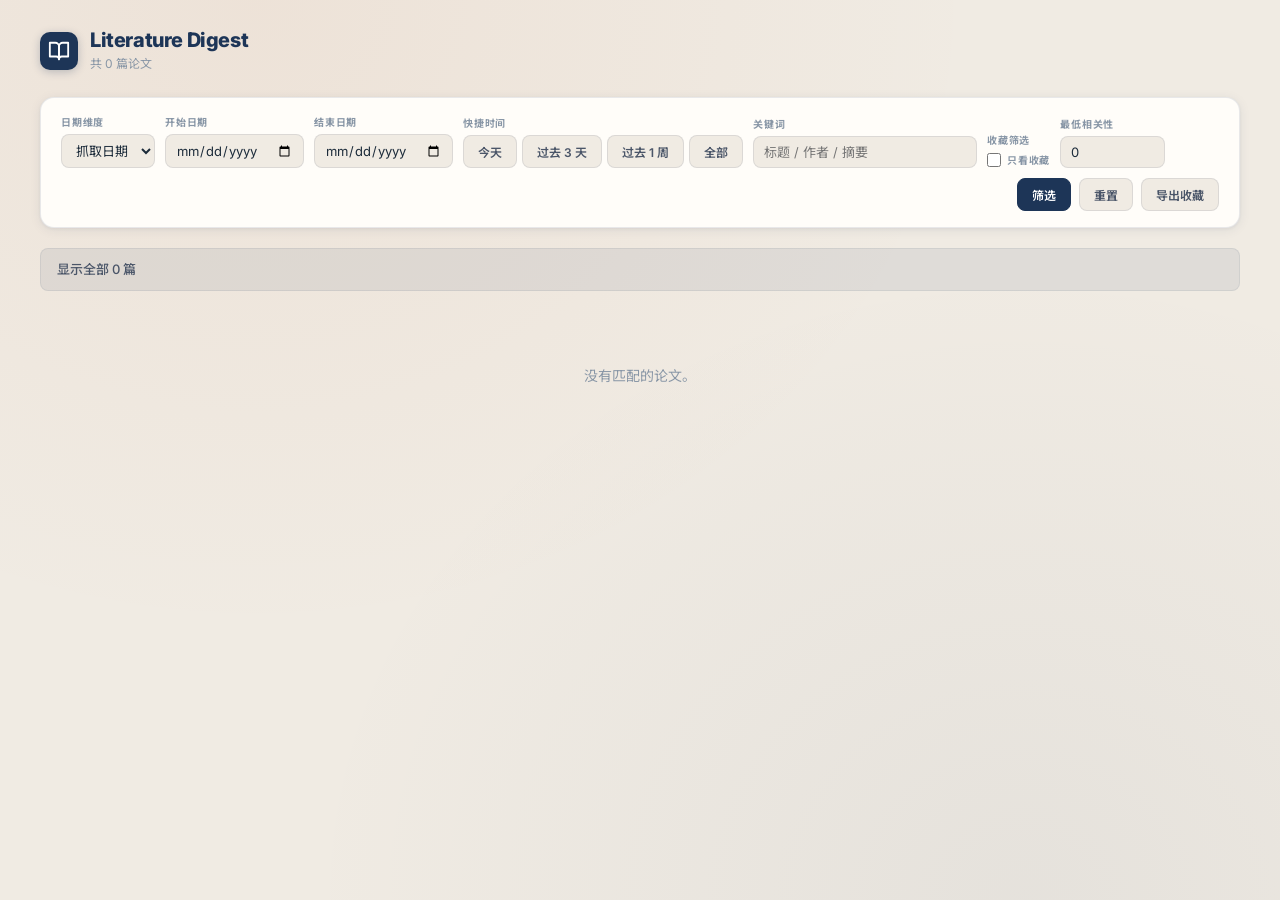
<file: viewer/index.html>
<!doctype html>
<html lang="zh-CN">
<head>
  <meta charset="utf-8">
  <meta name="viewport" content="width=device-width, initial-scale=1">
  <title>Literature Digest</title>
  <meta name="theme-color" content="#f0ebe3">
  <link rel="icon" type="image/svg+xml" href="favicon.svg">
  <link rel="preconnect" href="https://fonts.googleapis.com">
  <link rel="preconnect" href="https://fonts.gstatic.com" crossorigin>
  <link href="https://fonts.googleapis.com/css2?family=Inter:wght@400;500;600;700;800&family=Noto+Sans+SC:wght@400;500;700&display=swap" rel="stylesheet">
  <link rel="stylesheet" href="styles.css">
</head>
<body>

  <header class="topbar">
    <div class="brand">
      <div class="brand-icon">
        <!-- Book icon -->
        <svg viewBox="0 0 24 24" fill="none" stroke="white" stroke-width="2" stroke-linecap="round" stroke-linejoin="round">
          <path d="M2 3h6a4 4 0 0 1 4 4v14a3 3 0 0 0-3-3H2z"/>
          <path d="M22 3h-6a4 4 0 0 0-4 4v14a3 3 0 0 1 3-3h7z"/>
        </svg>
      </div>
      <div class="brand-text">
        <h1>Literature Digest</h1>
        <p id="metaText">Loading...</p>
      </div>
    </div>
  </header>

  <div class="filters">
    <div class="field date-mode-field">
      <label for="dateMode">日期维度</label>
      <select id="dateMode">
        <option value="crawled_date">抓取日期</option>
        <option value="published_date">发表日期</option>
      </select>
    </div>

    <div class="field start-date-field">
      <label for="startDate">开始日期</label>
      <input id="startDate" type="date">
    </div>

    <div class="field end-date-field">
      <label for="endDate">结束日期</label>
      <input id="endDate" type="date">
    </div>

    <div class="field quick-range-field">
      <label>快捷时间</label>
      <div class="quick-range" id="quickRange">
        <button type="button" class="btn" data-range="today">今天</button>
        <button type="button" class="btn" data-range="3d">过去 3 天</button>
        <button type="button" class="btn" data-range="7d">过去 1 周</button>
        <button type="button" class="btn" data-range="all">全部</button>
      </div>
    </div>

    <div class="field search-field">
      <label for="keyword">关键词</label>
      <input id="keyword" type="text" placeholder="标题 / 作者 / 摘要">
    </div>

    <div class="field">
      <label>收藏筛选</label>
      <label class="switch-label">
        <input id="favoriteOnly" type="checkbox">
        <span>只看收藏</span>
      </label>
    </div>

    <div class="field relevance-field">
      <label for="minRelevance">最低相关性</label>
      <input id="minRelevance" type="number" min="0" max="1" step="0.05" value="0">
    </div>

    <div class="actions">
      <button id="applyBtn" class="btn btn-primary">筛选</button>
      <button id="resetBtn" class="btn">重置</button>
      <button id="exportFavBtn" class="btn">导出收藏</button>
    </div>
  </div>

  <div class="summary" id="summary"></div>

  <div class="cards" id="cards"></div>

  <!-- Favorites Modal -->
  <div id="favModal" class="modal" style="display:none">
    <div class="modal-content">
      <h3>收藏数据</h3>
      <p>复制以下内容发给 Hermes：</p>
      <textarea id="favJson" rows="8" readonly></textarea>
      <div class="btn-row">
        <button id="copyFavBtn" class="btn btn-primary">复制到剪贴板</button>
        <button id="closeFavBtn" class="btn">关闭</button>
      </div>
    </div>
  </div>

  <!-- Paper Card Template -->
  <template id="paperTpl">
    <article class="card">
      <div class="card-header">
        <!-- Journal badge: abbr on surface, full name in tooltip -->
        <span class="journal-badge" data-abbr="" data-full=""></span>
        <span class="year-pill"></span>
        <span class="interest-badge"></span>
        <span class="card-spacer"></span>
        <button class="favorite-btn" type="button" aria-label="收藏">☆</button>
      </div>

      <div class="card-title">
        <a class="title" target="_blank" rel="noopener noreferrer"></a>
      </div>

      <div class="card-meta">
        <!-- Author line -->
        <span class="meta-item meta-authors">
          <svg viewBox="0 0 24 24" fill="none" stroke="currentColor" stroke-width="2"><path d="M20 21v-2a4 4 0 0 0-4-4H8a4 4 0 0 0-4 4v2"/><circle cx="12" cy="7" r="4"/></svg>
          <span class="meta-authors-text"></span>
        </span>
        <span class="meta-dot"></span>
        <!-- Published date -->
        <span class="meta-item meta-date">
          <svg viewBox="0 0 24 24" fill="none" stroke="currentColor" stroke-width="2"><rect x="3" y="4" width="18" height="18" rx="2" ry="2"/><line x1="16" y1="2" x2="16" y2="6"/><line x1="8" y1="2" x2="8" y2="6"/><line x1="3" y1="10" x2="21" y2="10"/></svg>
          <span class="meta-date-text"></span>
        </span>
        <span class="meta-dot"></span>
        <!-- Cited by -->
        <span class="meta-item meta-cited">
          <svg viewBox="0 0 24 24" fill="none" stroke="currentColor" stroke-width="2"><path d="M3 21c3 0 7-1 7-8V5c0-1.25-.756-2.017-2-2H4c-1.25 0-2 .75-2 1.972V11c0 1.25.75 2 2 2 1 0 1 0 1 1v1c0 1-1 2-2 2s-1 .008-1 1.031V20c0 1 0 1 1 1z"/><path d="M15 21c3 0 7-1 7-8V5c0-1.25-.757-2.017-2-2h-4c-1.25 0-2 .75-2 1.972V11c0 1.25.75 2 2 2h.75c0 2.25.25 4-2.75 4v3c0 1 0 1 1 1z"/></svg>
          <span class="meta-cited-text"></span>
        </span>
        <span class="meta-dot meta-rel-dot" style="display:none"></span>
        <!-- Relevance -->
        <span class="meta-item meta-rel" style="display:none">
          <svg viewBox="0 0 24 24" fill="none" stroke="currentColor" stroke-width="2"><circle cx="12" cy="12" r="10"/><polyline points="12 6 12 12 16 14"/></svg>
          <span class="meta-rel-text"></span>
        </span>
      </div>

      <div class="card-tags">
        <!-- Dynamic tags rendered by JS -->
      </div>

      <div class="card-sections">
        <!-- Affiliations (collapsible) -->
        <div class="card-section" data-section="affiliations" style="display:none">
          <button class="section-toggle" aria-expanded="false" aria-controls="sec-affiliations">
            <span>作者单位</span>
            <svg class="chevron" width="12" height="12" viewBox="0 0 24 24" fill="none" stroke="currentColor" stroke-width="2.5"><polyline points="6 9 12 15 18 9"/></svg>
          </button>
          <div class="section-content" id="sec-affiliations">
            <p class="section-text"></p>
          </div>
        </div>

        <!-- Chinese summary (collapsible) -->
        <div class="card-section" data-section="summary-cn" style="display:none">
          <button class="section-toggle" aria-expanded="false" aria-controls="sec-cn">
            <span>中文总结</span>
            <svg class="chevron" width="12" height="12" viewBox="0 0 24 24" fill="none" stroke="currentColor" stroke-width="2.5"><polyline points="6 9 12 15 18 9"/></svg>
          </button>
          <div class="section-content" id="sec-cn">
            <p class="section-text"></p>
          </div>
        </div>

        <!-- Abstract (collapsible) -->
        <div class="card-section" data-section="abstract">
          <button class="section-toggle" aria-expanded="false" aria-controls="sec-abstract">
            <span>Abstract</span>
            <svg class="chevron" width="12" height="12" viewBox="0 0 24 24" fill="none" stroke="currentColor" stroke-width="2.5"><polyline points="6 9 12 15 18 9"/></svg>
          </button>
          <div class="section-content" id="sec-abstract">
            <p class="section-text"></p>
          </div>
        </div>
      </div>
    </article>
  </template>

  <script src="app.js"></script>
</body>
</html>
</file>
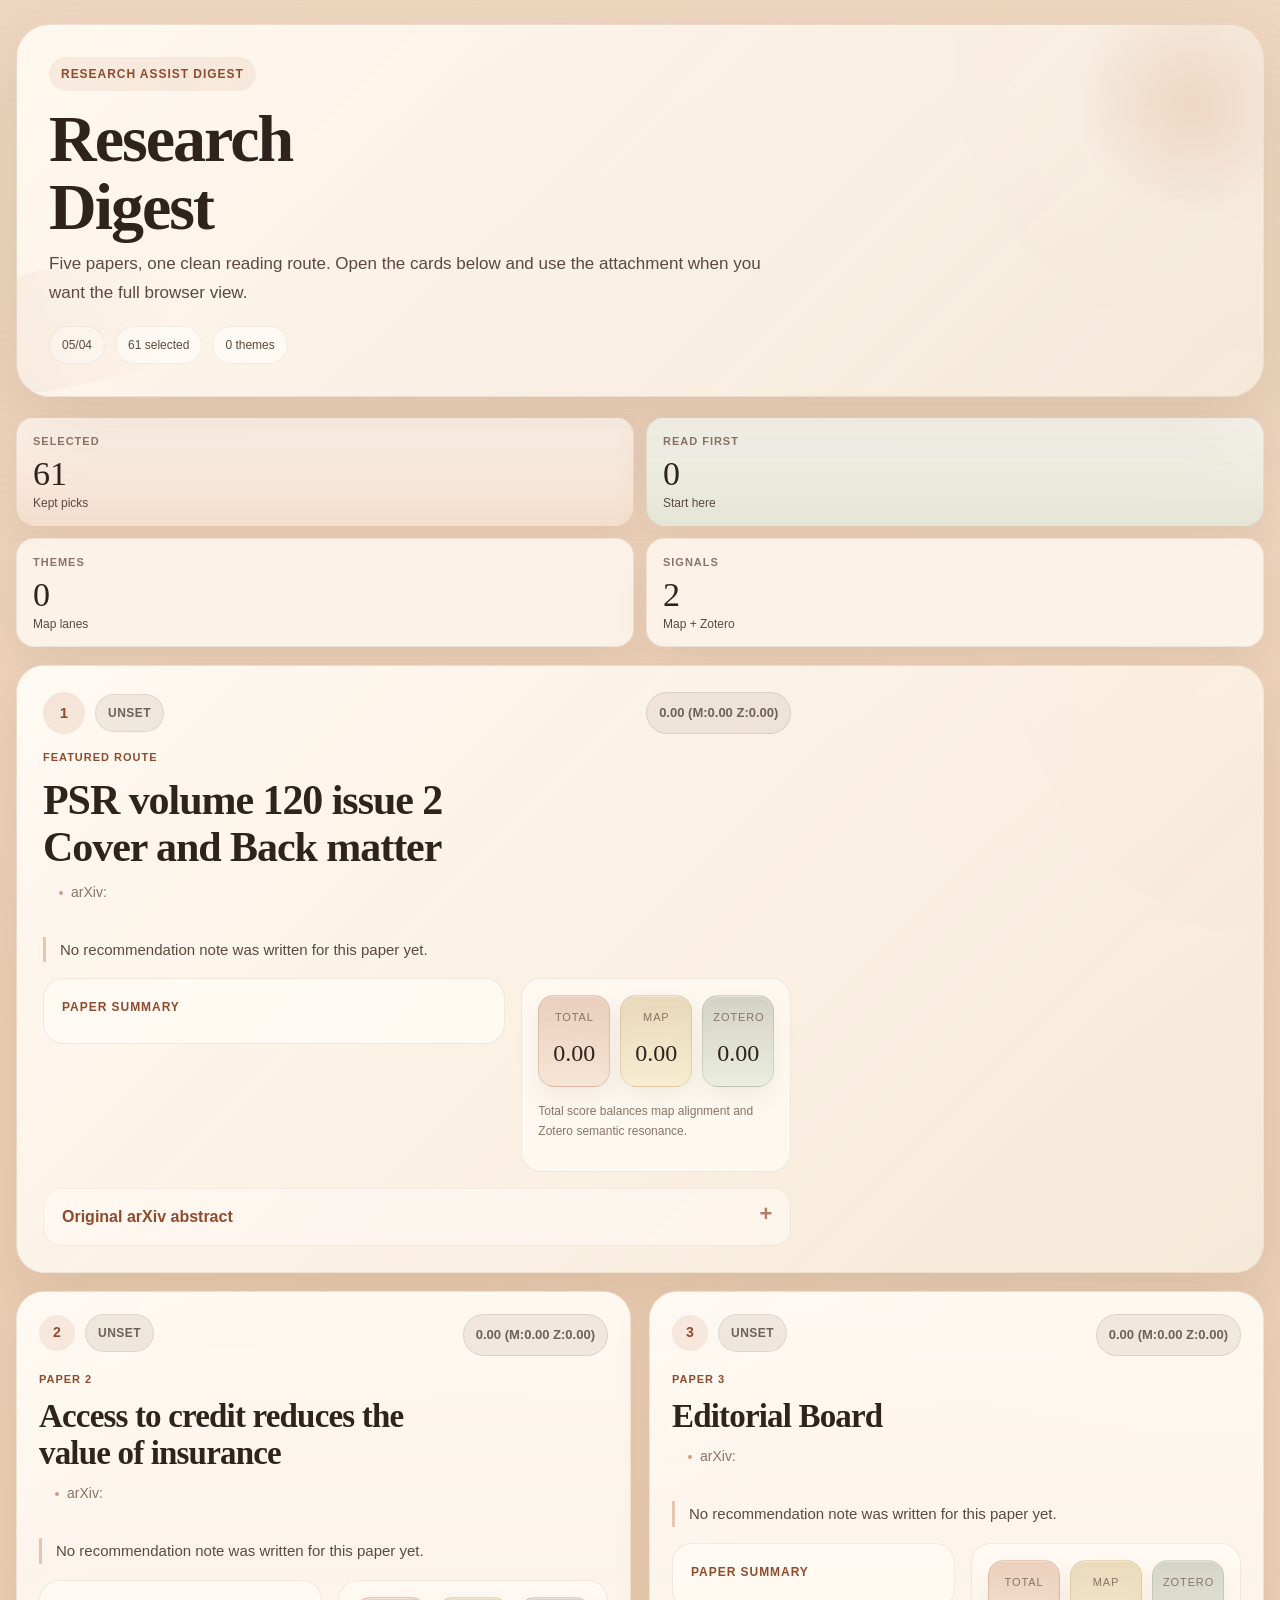
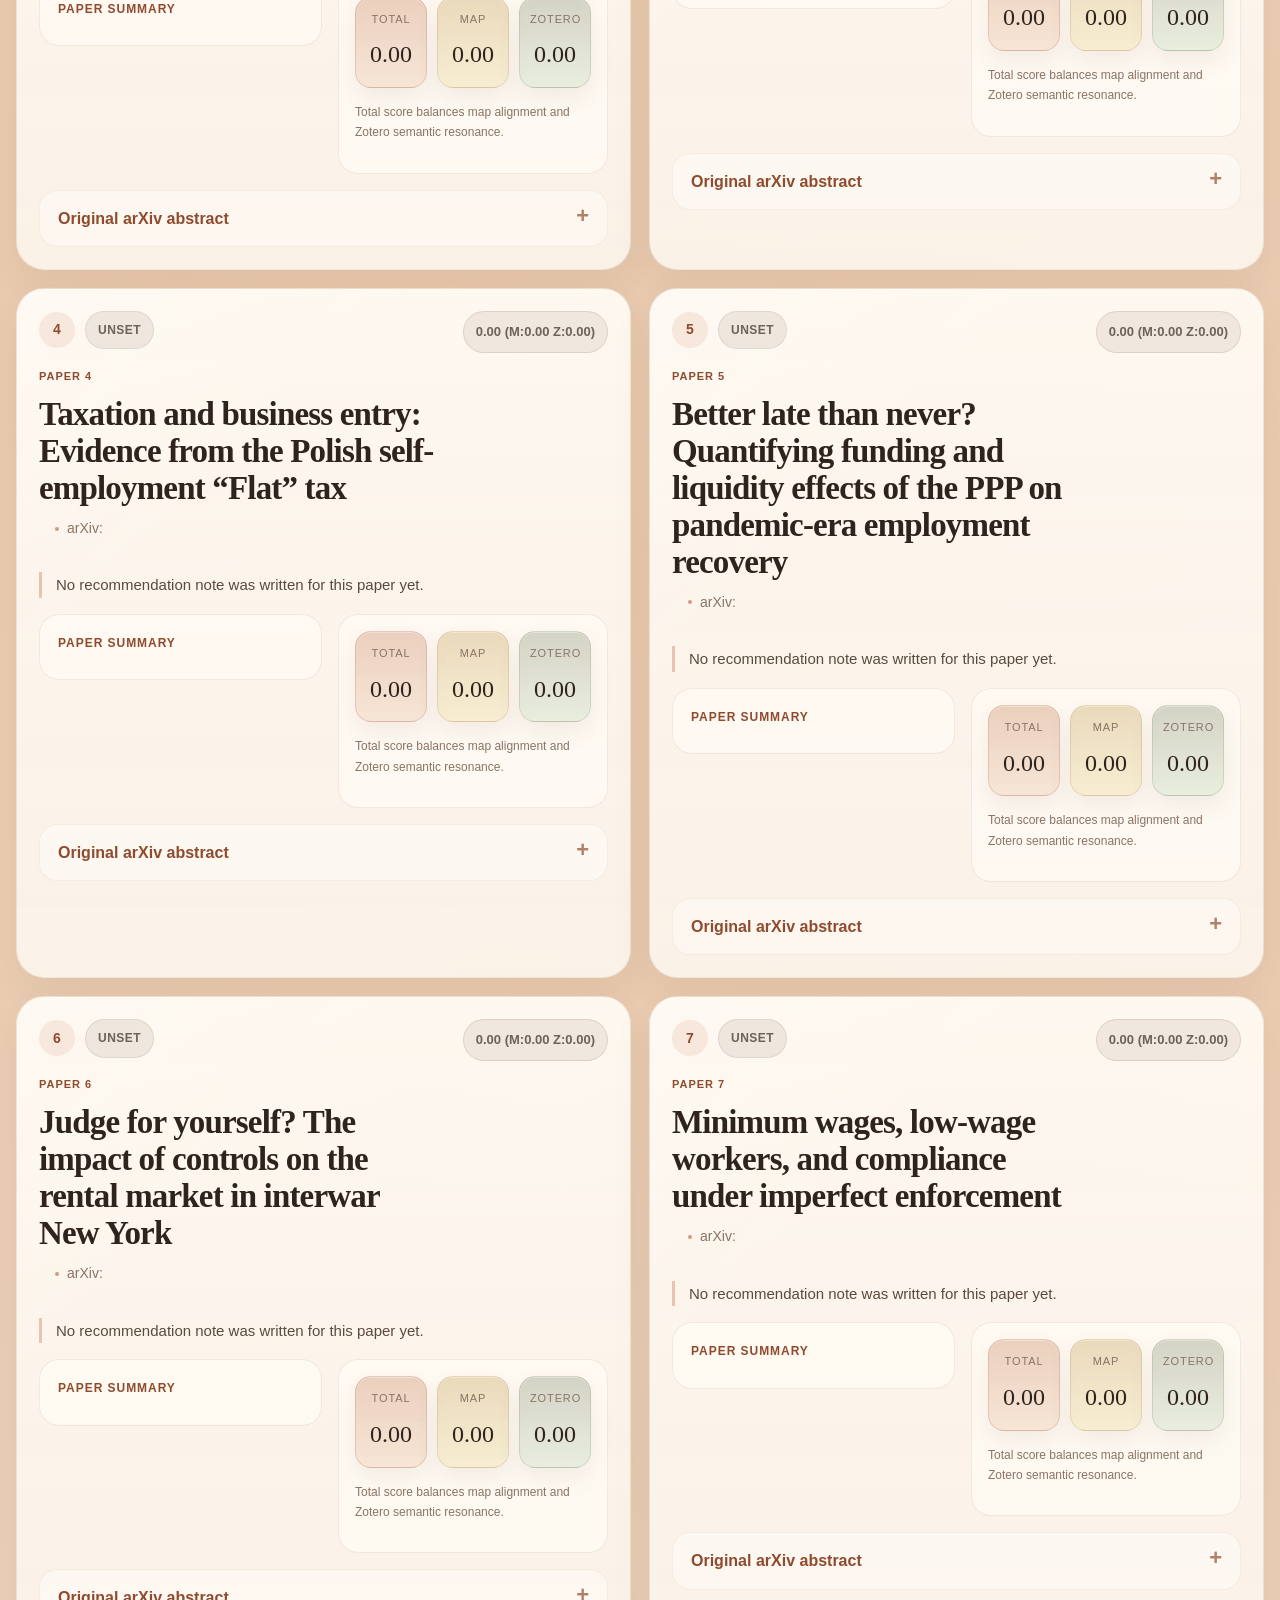
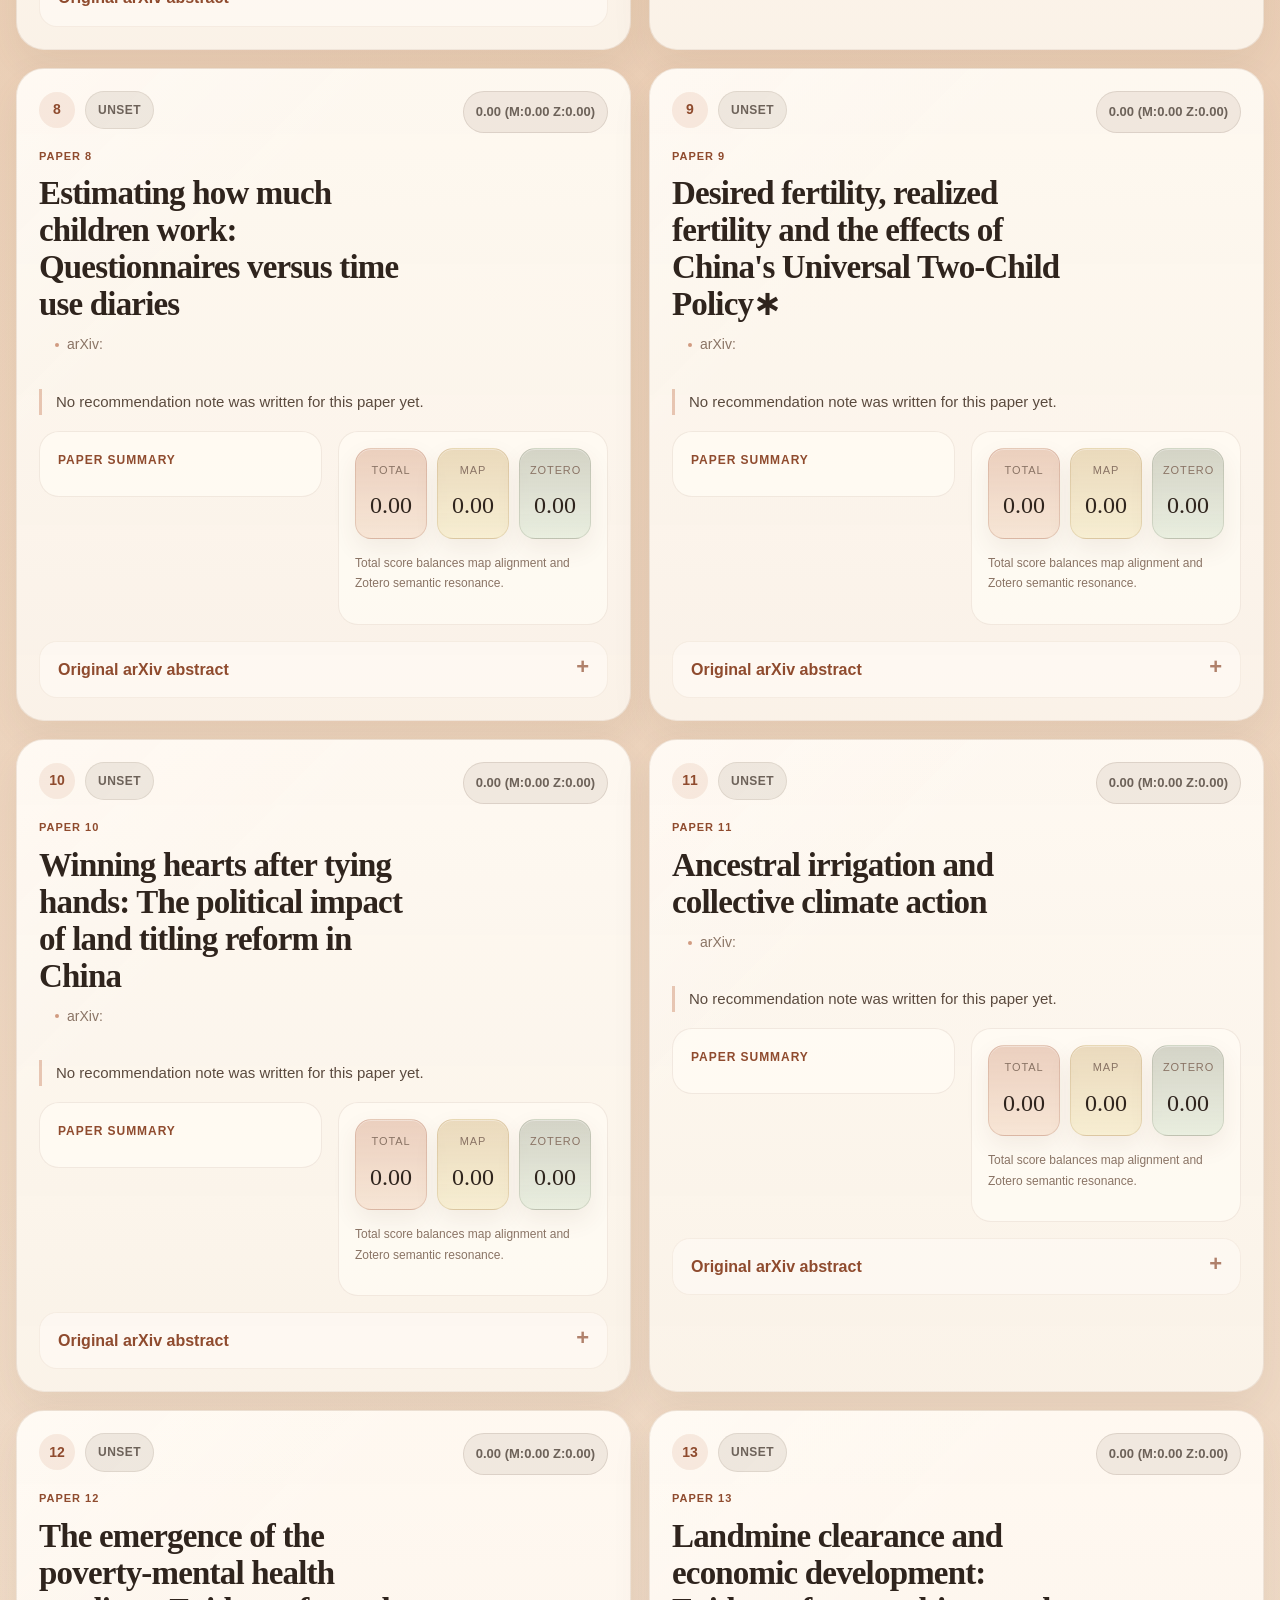
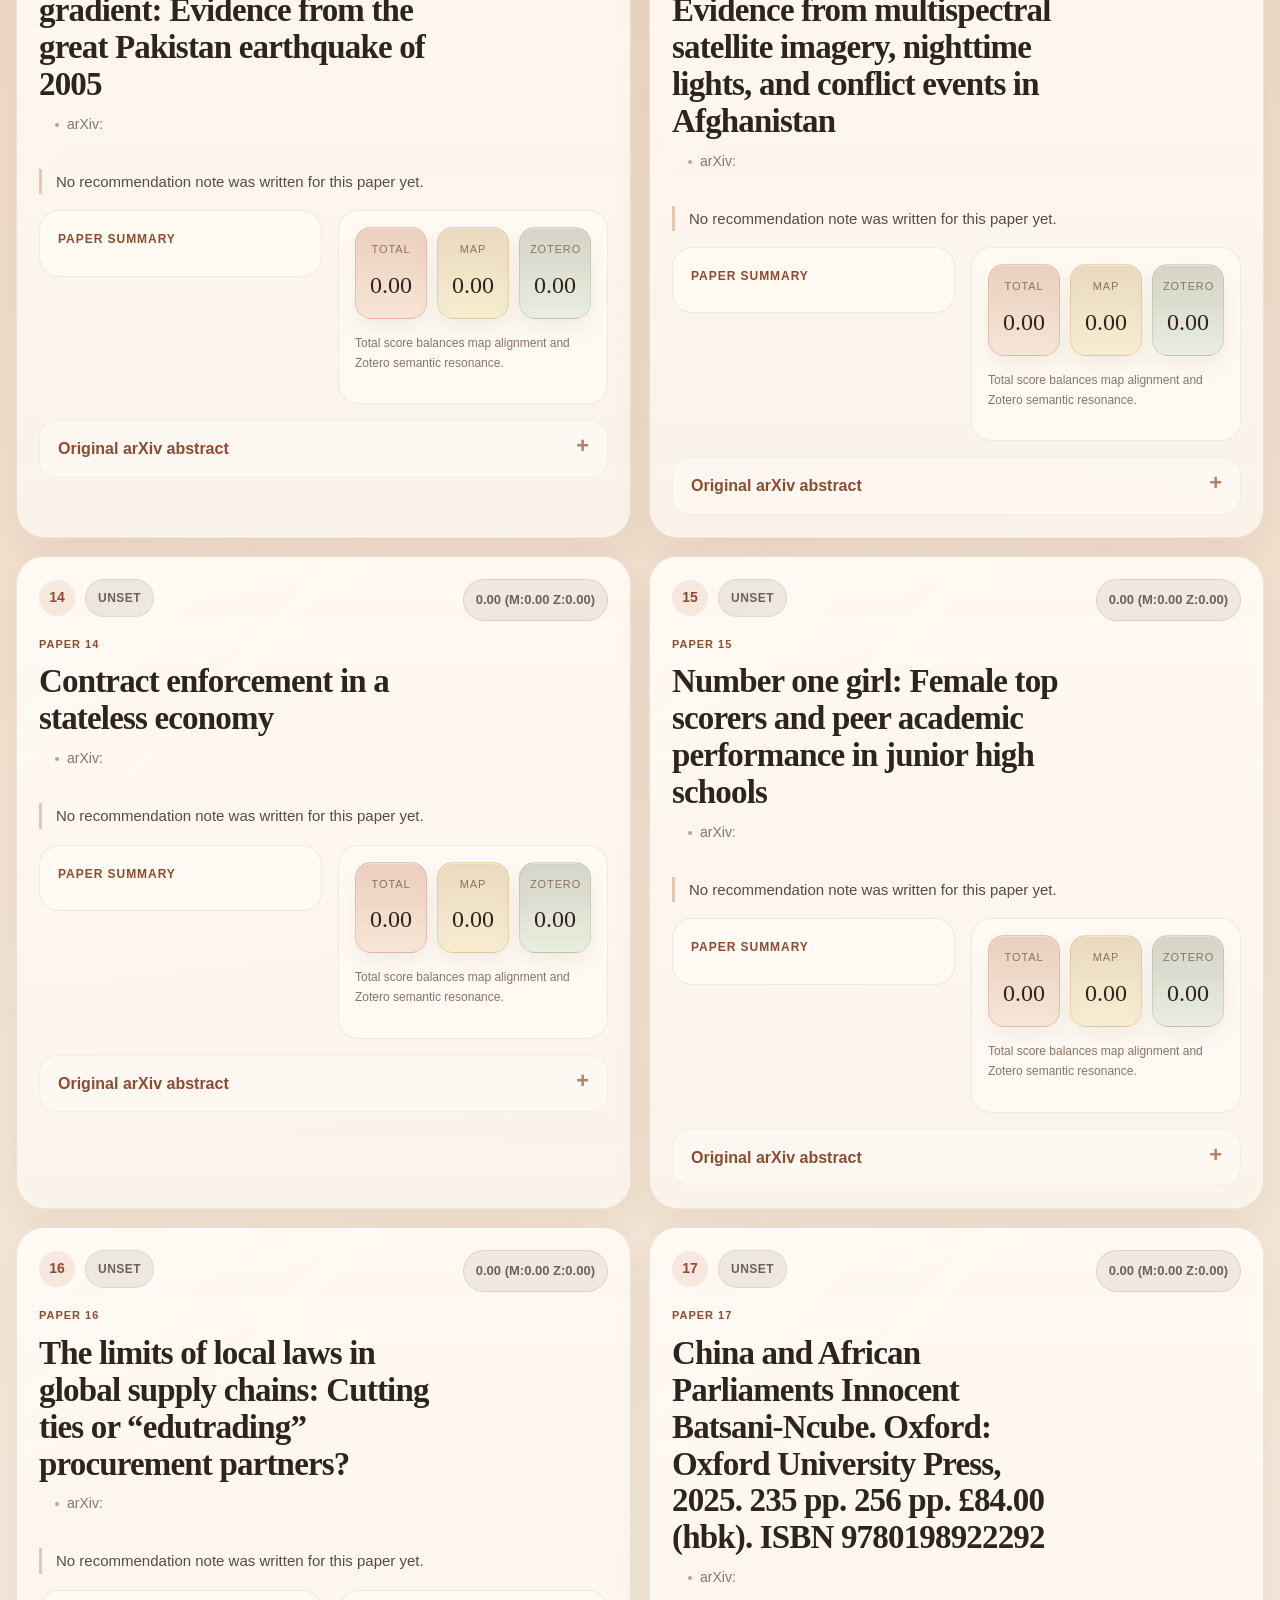
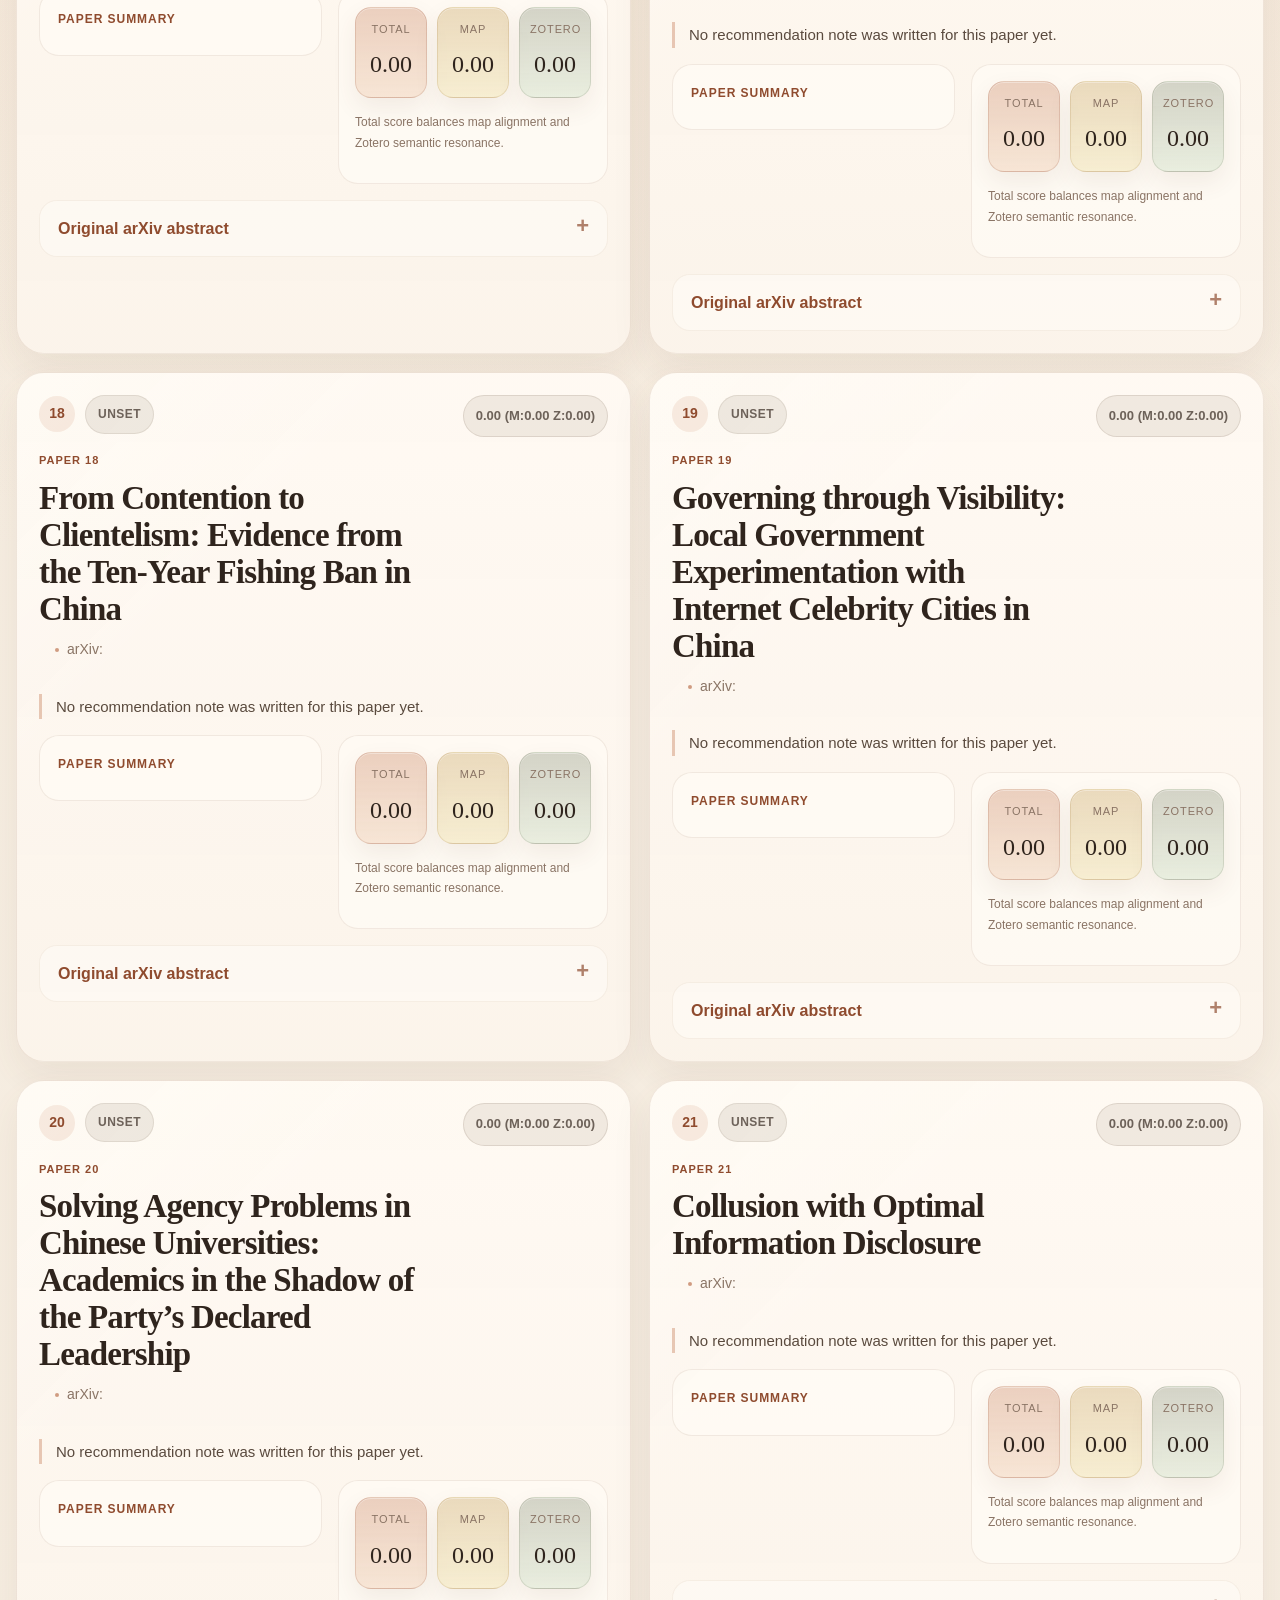
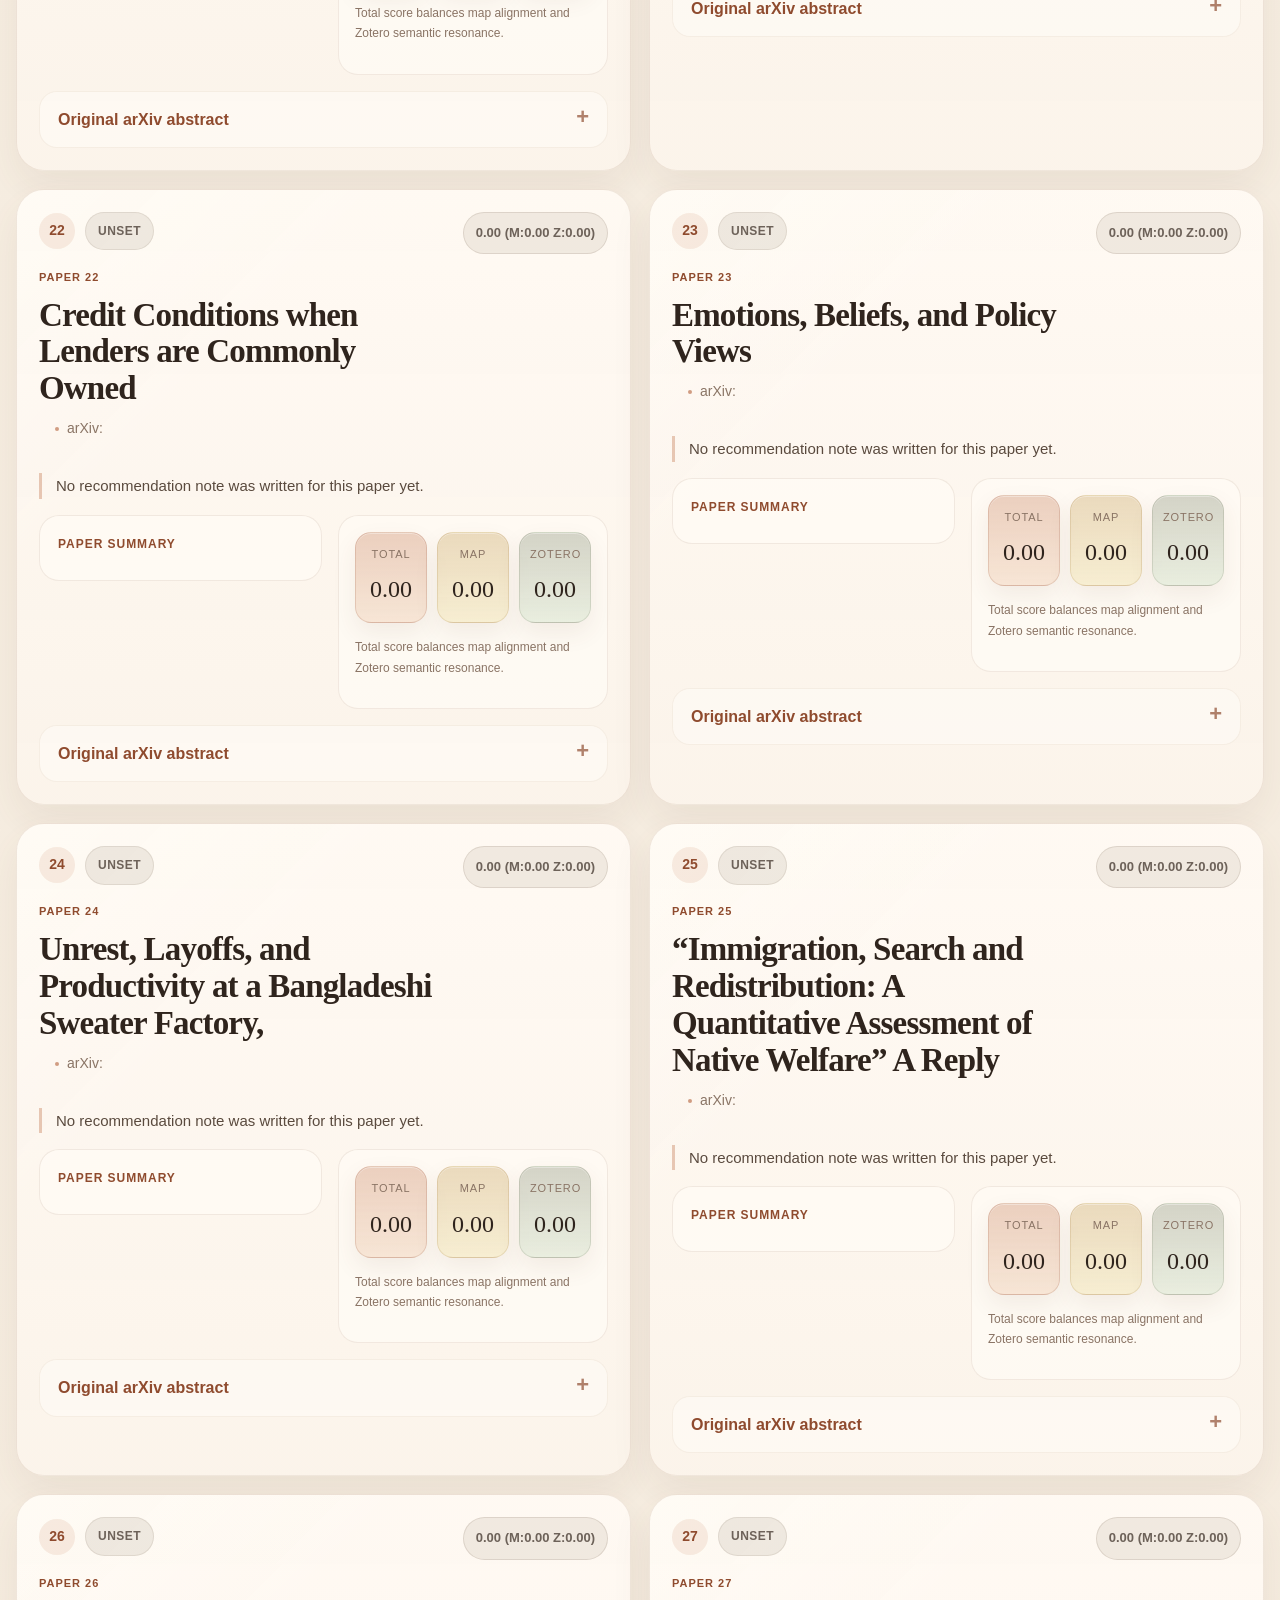
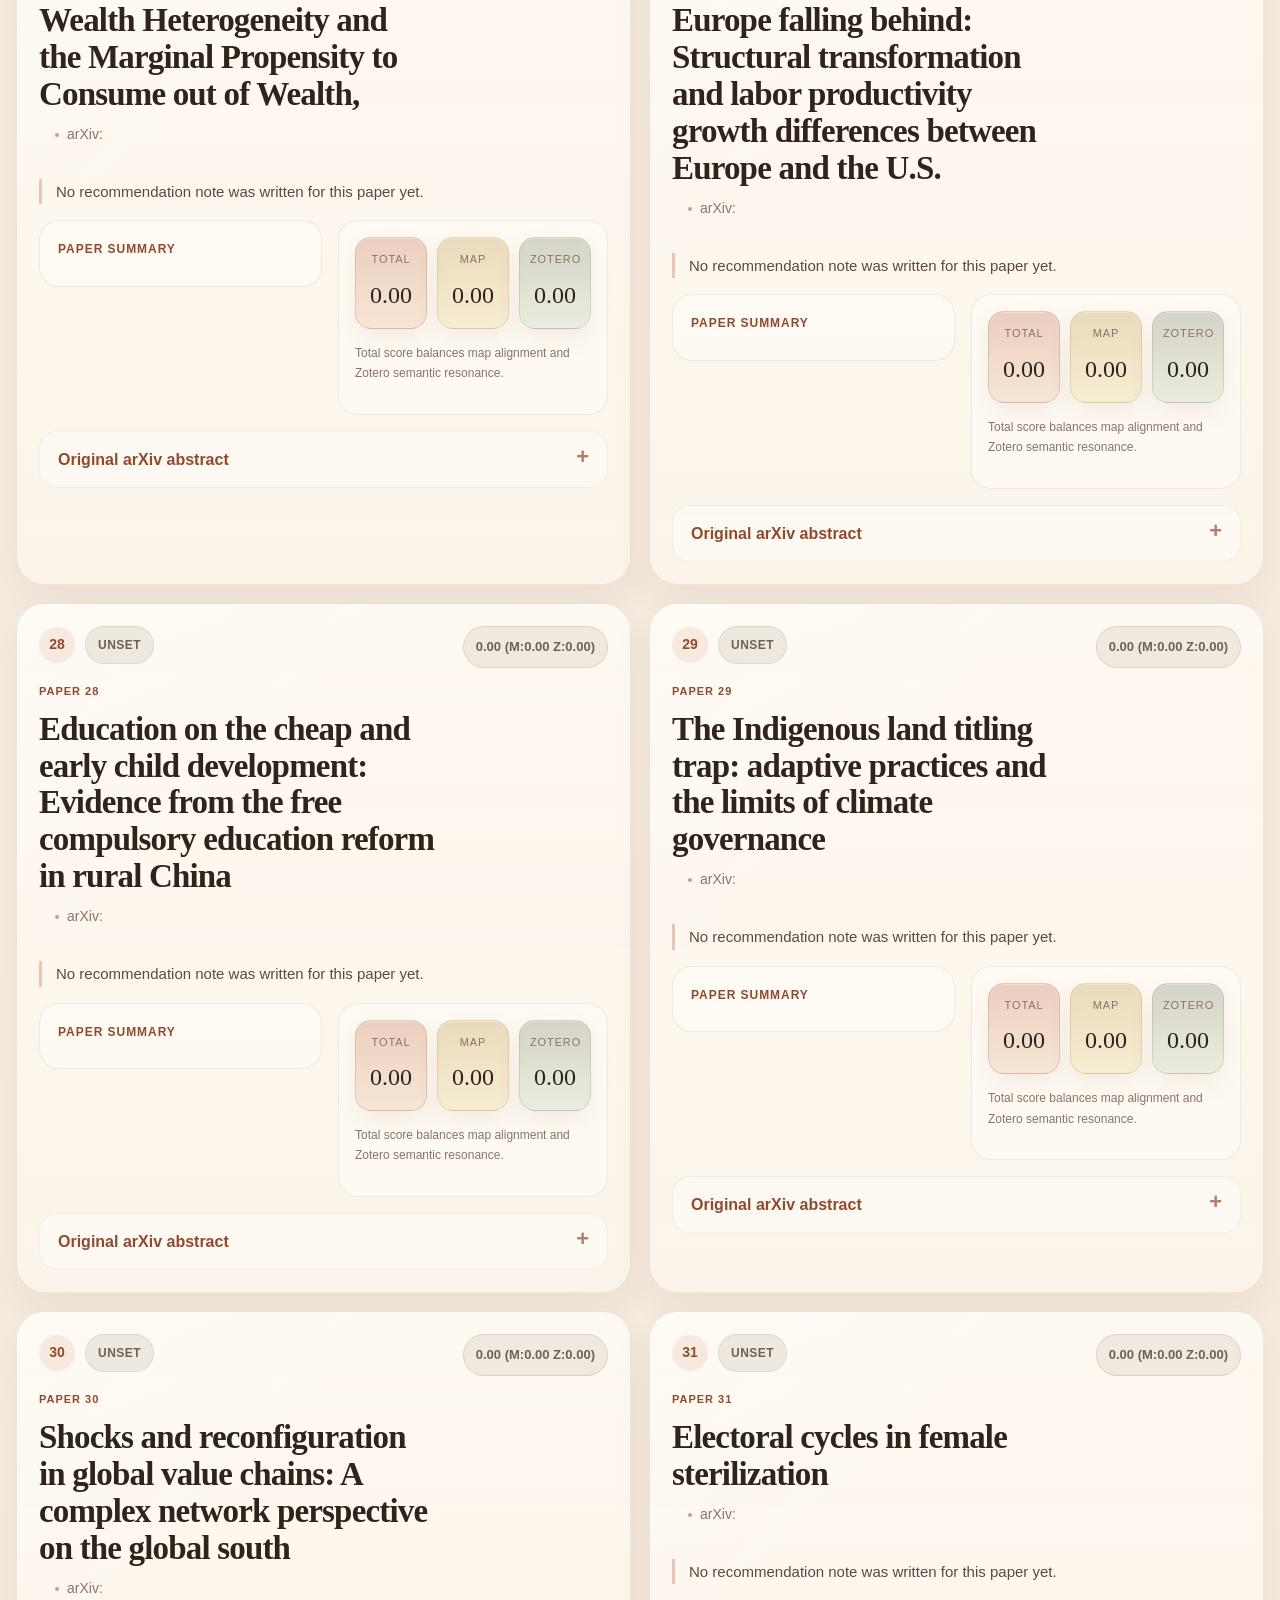
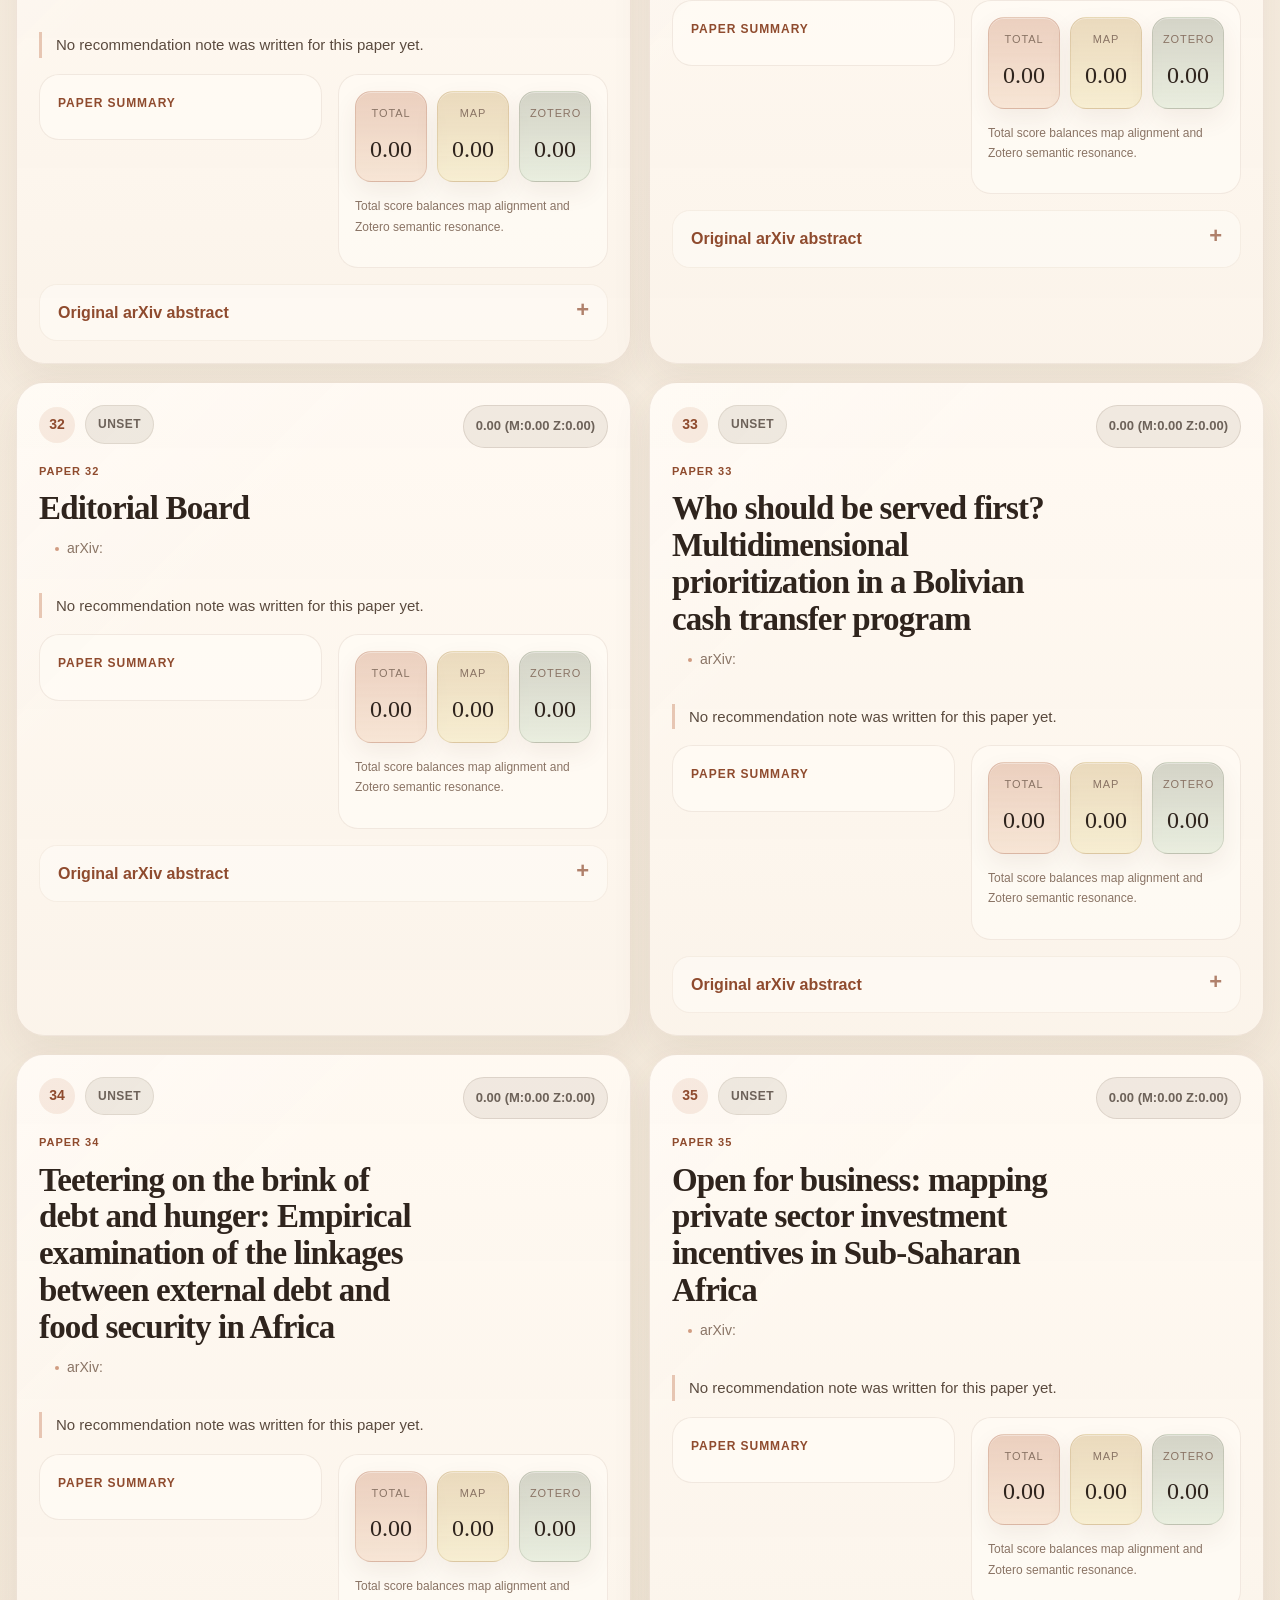
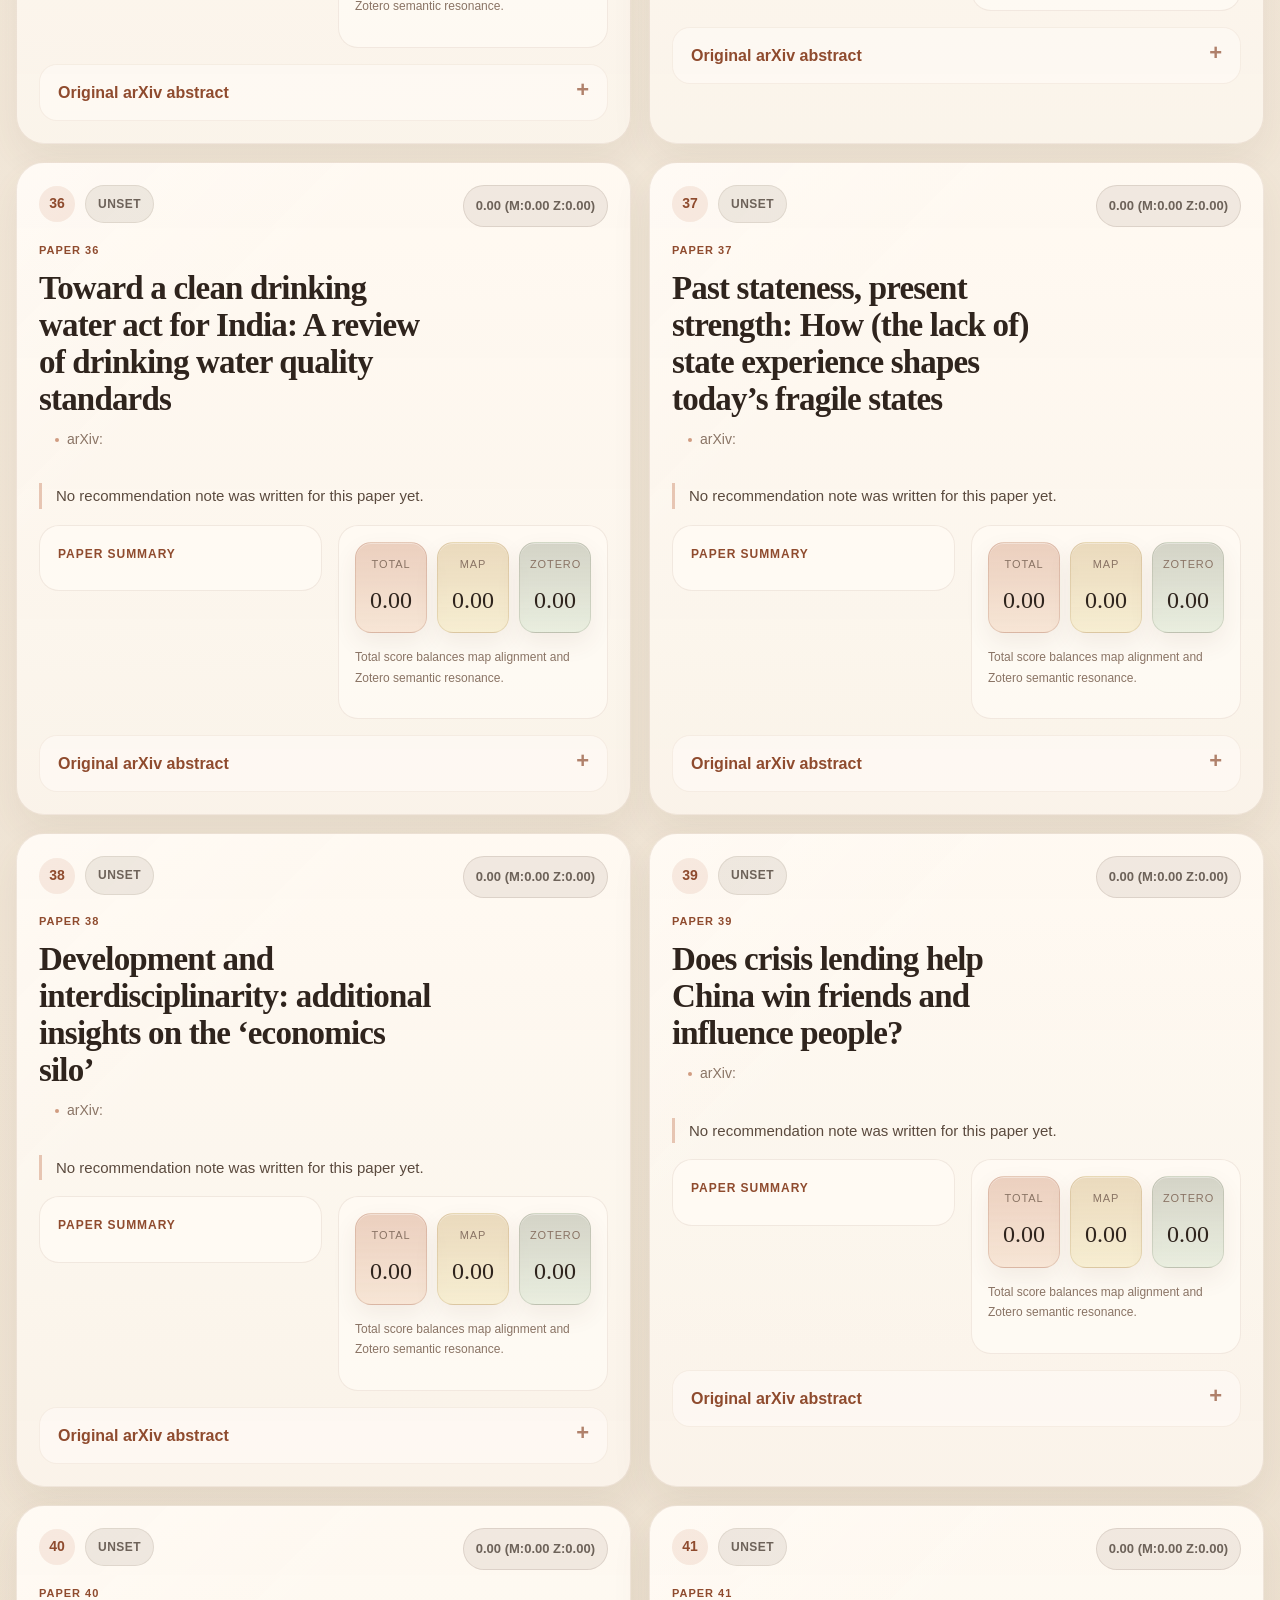
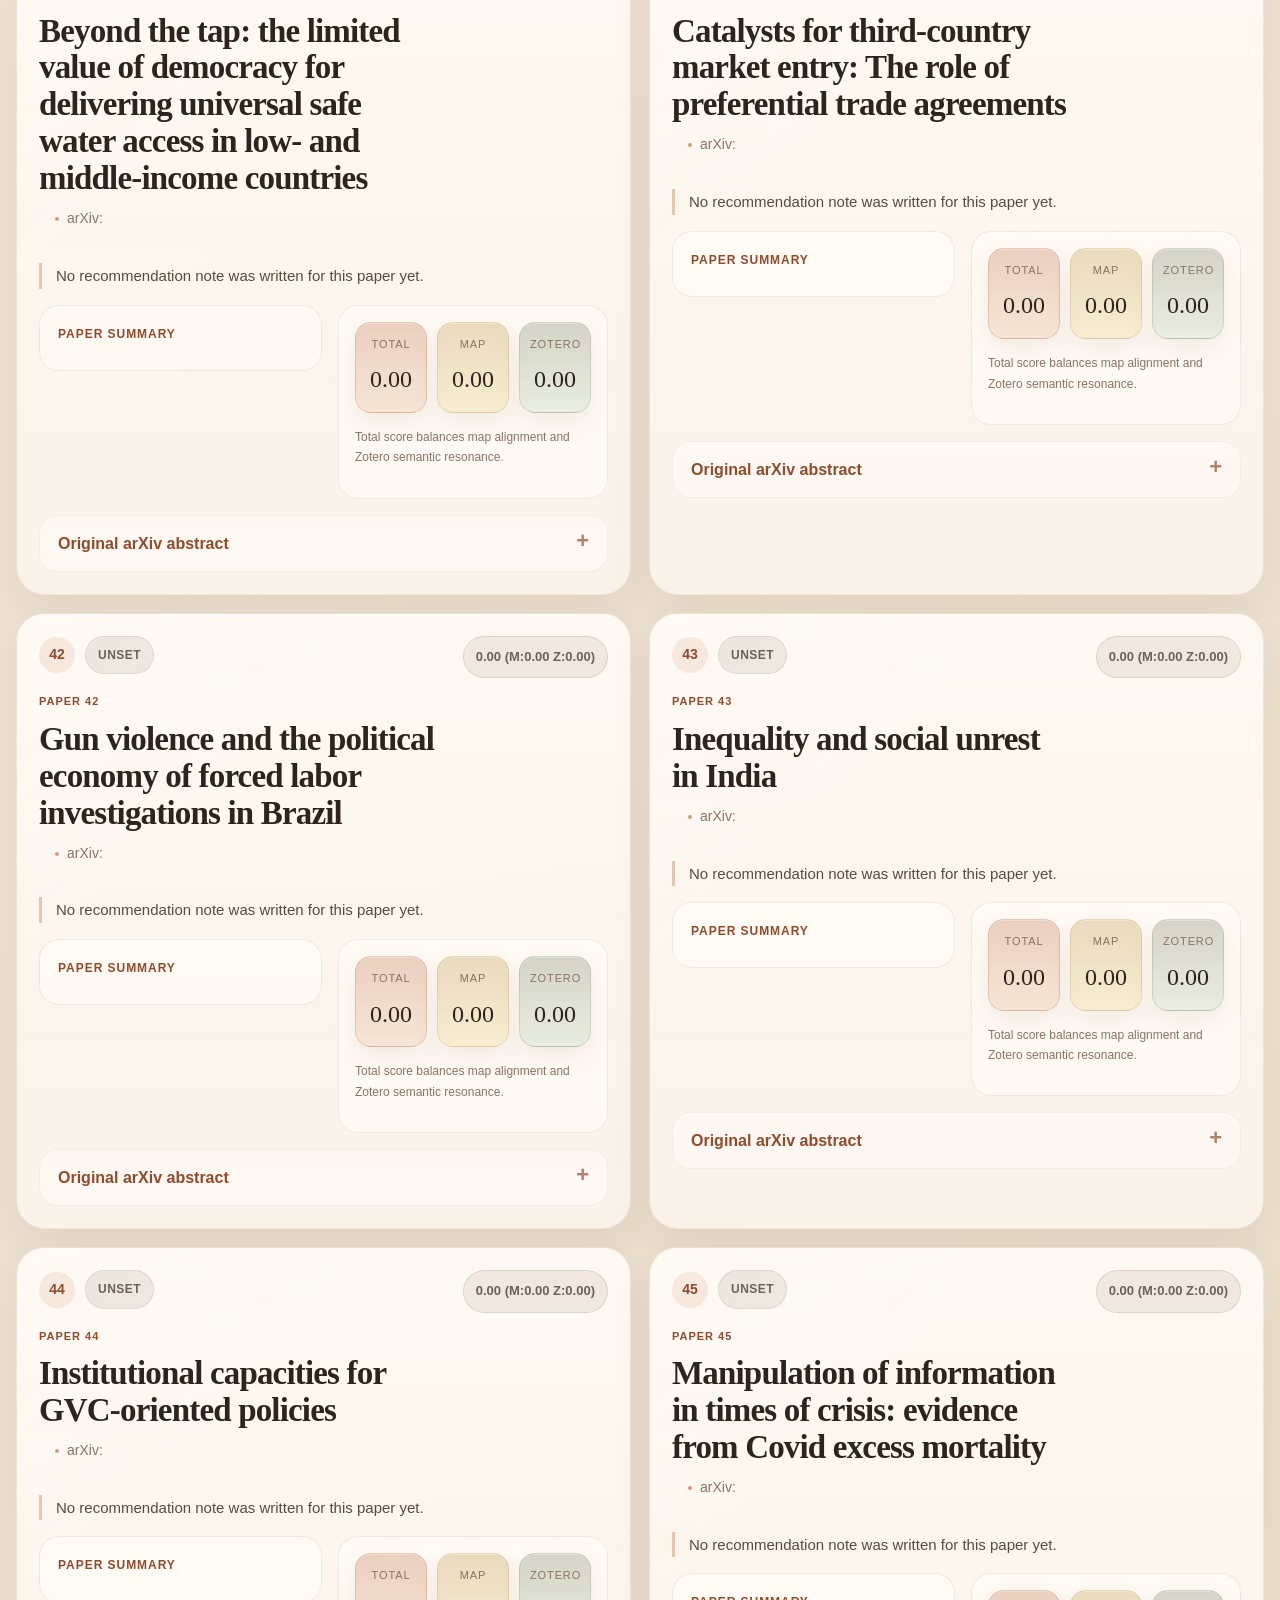
<file: manual-journal-digest-2026-05-04.html>
<!DOCTYPE html>
<html lang="en">
<head>
    <meta charset="UTF-8">
    <meta name="viewport" content="width=device-width, initial-scale=1.0">
    <title>Research Digest - 2026-05-04</title>
    <style>
        
        :root {
            --bg: #f6ede1;
            --bg-deep: #ecdcc6;
            --paper: rgba(255, 250, 243, 0.9);
            --paper-strong: rgba(255, 248, 239, 0.96);
            --paper-muted: rgba(245, 233, 220, 0.82);
            --ink: #2f241d;
            --ink-soft: #5a4a3e;
            --muted: #8a7465;
            --line: rgba(122, 87, 61, 0.15);
            --accent: #bd6a42;
            --accent-deep: #8f4b2e;
            --accent-soft: rgba(189, 106, 66, 0.12);
            --olive: #697358;
            --olive-soft: rgba(105, 115, 88, 0.14);
            --gold: #b88a38;
            --shadow: 0 28px 70px rgba(98, 69, 46, 0.12);
            --shadow-soft: 0 16px 38px rgba(98, 69, 46, 0.08);
        }

        * { margin: 0; padding: 0; box-sizing: border-box; }

        body {
            font-family: "Avenir Next", "Segoe UI", "Helvetica Neue", Arial, sans-serif;
            background:
                radial-gradient(circle at 10% 8%, rgba(224, 175, 130, 0.42), transparent 26%),
                radial-gradient(circle at 84% 11%, rgba(207, 136, 93, 0.24), transparent 24%),
                radial-gradient(circle at 78% 72%, rgba(173, 149, 110, 0.14), transparent 28%),
                linear-gradient(180deg, #f8f1e7 0%, #f3e7d7 100%);
            color: var(--ink);
            line-height: 1.7;
            padding: 24px 16px 44px;
            min-height: 100vh;
        }

        body::before {
            content: "";
            position: fixed;
            inset: 0;
            pointer-events: none;
            background:
                repeating-linear-gradient(
                    0deg,
                    rgba(122, 93, 68, 0.025) 0,
                    rgba(122, 93, 68, 0.025) 1px,
                    transparent 1px,
                    transparent 8px
                );
            opacity: 0.45;
        }

        a {
            color: var(--accent-deep);
            text-decoration: none;
        }

        a:hover {
            color: var(--accent);
        }

        .page-shell {
            width: min(1320px, 100%);
            margin: 0 auto;
            position: relative;
            z-index: 1;
        }

        .hero {
            position: relative;
            overflow: hidden;
            padding: 32px;
            border: 1px solid rgba(151, 110, 81, 0.16);
            border-radius: 34px;
            background:
                linear-gradient(135deg, rgba(255, 249, 241, 0.97), rgba(245, 234, 220, 0.93)),
                radial-gradient(circle at top right, rgba(213, 149, 105, 0.18), transparent 30%);
            box-shadow: var(--shadow);
            margin-bottom: 20px;
        }

        .hero::after {
            content: "";
            position: absolute;
            right: -48px;
            top: -42px;
            width: 240px;
            height: 240px;
            border-radius: 50%;
            background: radial-gradient(circle, rgba(198, 132, 88, 0.2), transparent 68%);
            pointer-events: none;
        }

        .hero::before {
            content: "";
            position: absolute;
            inset: auto auto 12px -40px;
            width: 200px;
            height: 120px;
            border-radius: 999px;
            background: linear-gradient(90deg, rgba(184, 106, 69, 0.08), transparent);
            transform: rotate(-12deg);
            pointer-events: none;
        }

        .eyebrow {
            display: inline-flex;
            align-items: center;
            gap: 8px;
            border-radius: 999px;
            padding: 7px 12px;
            background: rgba(184, 106, 69, 0.1);
            color: var(--accent-deep);
            font-size: 12px;
            font-weight: 700;
            letter-spacing: 0.08em;
            text-transform: uppercase;
            margin-bottom: 14px;
        }

        .hero h1 {
            font-family: "Iowan Old Style", "Palatino Linotype", "Book Antiqua", Georgia, serif;
            font-size: clamp(38px, 6vw, 66px);
            line-height: 1.02;
            letter-spacing: -0.03em;
            max-width: 10ch;
            margin-bottom: 10px;
            font-weight: 600;
        }

        .hero-copy {
            max-width: 720px;
            color: var(--ink-soft);
            font-size: 17px;
            margin-bottom: 18px;
        }

        .hero-meta {
            display: flex;
            flex-wrap: wrap;
            gap: 10px;
        }

        .meta-pill {
            display: inline-flex;
            align-items: center;
            gap: 8px;
            padding: 8px 12px;
            border-radius: 999px;
            background: rgba(255, 251, 246, 0.78);
            border: 1px solid rgba(151, 110, 81, 0.11);
            color: var(--ink-soft);
            font-size: 12px;
        }

        .overview-band {
            display: grid;
            grid-template-columns: repeat(2, minmax(0, 1fr));
            gap: 12px;
            margin-bottom: 18px;
        }

        .overview-card {
            border-radius: 18px;
            padding: 14px 16px;
            background: rgba(255, 249, 242, 0.82);
            border: 1px solid rgba(151, 110, 81, 0.12);
            box-shadow: var(--shadow-soft);
        }

        .overview-card.warm {
            background: linear-gradient(180deg, rgba(255, 245, 236, 0.95), rgba(244, 224, 208, 0.88));
        }

        .overview-card.olive {
            background: linear-gradient(180deg, rgba(247, 247, 240, 0.95), rgba(226, 231, 215, 0.9));
        }

        .overview-label {
            color: var(--muted);
            font-size: 11px;
            text-transform: uppercase;
            letter-spacing: 0.09em;
            margin-bottom: 6px;
            font-weight: 700;
        }

        .overview-value {
            font-family: "Iowan Old Style", "Palatino Linotype", Georgia, serif;
            font-size: clamp(24px, 3vw, 34px);
            line-height: 1;
            margin-bottom: 4px;
        }

        .overview-copy {
            color: var(--ink-soft);
            font-size: 12px;
            line-height: 1.35;
        }

        .cards {
            display: grid;
            grid-template-columns: repeat(2, minmax(0, 1fr));
            gap: 18px;
        }

        .paper-card {
            position: relative;
            border-radius: 28px;
            padding: 22px;
            background:
                linear-gradient(180deg, rgba(255, 250, 243, 0.95), rgba(251, 244, 235, 0.93));
            border: 1px solid rgba(151, 110, 81, 0.14);
            box-shadow: 0 16px 40px rgba(102, 73, 50, 0.08);
            overflow: hidden;
            display: flex;
            flex-direction: column;
            min-height: 100%;
        }

        .paper-card::before {
            content: "";
            position: absolute;
            inset: 0;
            background: linear-gradient(135deg, rgba(255, 255, 255, 0.18), transparent 32%);
            pointer-events: none;
        }

        .paper-card.featured {
            grid-column: 1 / -1;
            padding: 26px;
            background:
                linear-gradient(135deg, rgba(255, 249, 241, 0.98), rgba(246, 234, 218, 0.94)),
                radial-gradient(circle at top right, rgba(188, 106, 67, 0.12), transparent 28%);
            box-shadow: 0 22px 52px rgba(98, 69, 46, 0.11);
        }

        .paper-card-shell {
            position: relative;
            z-index: 1;
            display: flex;
            flex-direction: column;
            gap: 0;
            flex: 1;
        }

        .paper-card.featured .paper-card-shell {
            display: grid;
            grid-template-columns: minmax(0, 1.4fr) minmax(290px, 0.8fr);
            gap: 18px;
            align-items: start;
        }

        .paper-card-main {
            display: flex;
            flex-direction: column;
            min-width: 0;
        }

        .paper-topline {
            display: flex;
            justify-content: space-between;
            align-items: flex-start;
            gap: 12px;
            margin-bottom: 14px;
        }

        .paper-index {
            display: inline-flex;
            align-items: center;
            gap: 10px;
        }

        .paper-number {
            width: 36px;
            height: 36px;
            border-radius: 50%;
            display: inline-flex;
            align-items: center;
            justify-content: center;
            background: rgba(184, 106, 69, 0.12);
            color: var(--accent-deep);
            font-size: 14px;
            font-weight: 700;
        }

        .paper-card.featured .paper-number {
            width: 42px;
            height: 42px;
            font-size: 15px;
            background: rgba(189, 106, 66, 0.14);
        }

        .recommendation-chip {
            padding: 8px 12px;
            border-radius: 999px;
            background: rgba(111, 123, 87, 0.12);
            color: var(--olive);
            font-size: 12px;
            font-weight: 700;
            letter-spacing: 0.04em;
            text-transform: uppercase;
        }

        .recommendation-chip.read-first {
            background: linear-gradient(180deg, rgba(189, 106, 66, 0.24), rgba(245, 220, 202, 0.92));
            color: #7a3820;
            border: 1px solid rgba(143, 75, 46, 0.22);
        }

        .recommendation-chip.skim {
            background: linear-gradient(180deg, rgba(184, 138, 56, 0.22), rgba(245, 234, 201, 0.92));
            color: #7b5a18;
            border: 1px solid rgba(148, 109, 33, 0.18);
        }

        .recommendation-chip.watch {
            background: linear-gradient(180deg, rgba(105, 115, 88, 0.22), rgba(227, 235, 216, 0.94));
            color: #445239;
            border: 1px solid rgba(86, 98, 69, 0.18);
        }

        .recommendation-chip.skip-for-now,
        .recommendation-chip.archive,
        .recommendation-chip.ignore {
            background: linear-gradient(180deg, rgba(129, 109, 94, 0.18), rgba(233, 225, 217, 0.92));
            color: #66584c;
            border: 1px solid rgba(120, 104, 91, 0.16);
        }

        .recommendation-chip.watchlist {
            background: linear-gradient(180deg, rgba(123, 104, 151, 0.18), rgba(233, 226, 242, 0.92));
            color: #5b4d75;
            border: 1px solid rgba(104, 90, 128, 0.16);
        }

        .recommendation-chip.unset {
            background: rgba(199, 186, 174, 0.28);
            color: #6d6259;
            border: 1px solid rgba(129, 109, 94, 0.14);
        }

        .score-badge {
            display: inline-flex;
            align-items: center;
            gap: 8px;
            padding: 9px 12px;
            border-radius: 999px;
            font-size: 13px;
            font-weight: 700;
            border: 1px solid transparent;
            white-space: nowrap;
        }

        .score-badge.high {
            color: #6d3f26;
            background: rgba(222, 177, 141, 0.26);
            border-color: rgba(184, 106, 69, 0.22);
        }

        .score-badge.medium {
            color: #7a5c27;
            background: rgba(234, 214, 162, 0.34);
            border-color: rgba(188, 155, 80, 0.22);
        }

        .score-badge.low {
            color: #6d6259;
            background: rgba(199, 186, 174, 0.26);
            border-color: rgba(129, 109, 94, 0.18);
        }

        .paper-kicker {
            color: var(--accent-deep);
            font-size: 11px;
            letter-spacing: 0.09em;
            text-transform: uppercase;
            font-weight: 700;
            margin-bottom: 10px;
        }

        .paper-card h2 {
            font-family: "Iowan Old Style", "Palatino Linotype", "Book Antiqua", Georgia, serif;
            font-size: clamp(25px, 3vw, 33px);
            line-height: 1.12;
            letter-spacing: -0.025em;
            margin-bottom: 10px;
            max-width: 24ch;
        }

        .paper-card h2 a {
            color: var(--ink);
            border-bottom: 1px solid transparent;
        }

        .paper-card h2 a:hover {
            color: var(--accent-deep);
            border-bottom-color: rgba(143, 77, 48, 0.25);
        }

        .paper-card.featured h2 {
            font-size: clamp(30px, 4vw, 42px);
            max-width: 22ch;
        }

        .paper-meta {
            display: flex;
            flex-wrap: wrap;
            gap: 10px 16px;
            color: var(--muted);
            font-size: 14px;
            margin-bottom: 14px;
        }

        .meta-item {
            display: inline-flex;
            align-items: center;
            gap: 8px;
        }

        .meta-dot {
            width: 4px;
            height: 4px;
            border-radius: 50%;
            background: rgba(184, 106, 69, 0.65);
        }

        .tags {
            display: flex;
            flex-wrap: wrap;
            gap: 8px;
            margin-bottom: 16px;
        }

        .tag {
            padding: 7px 11px;
            border-radius: 999px;
            background: rgba(234, 212, 192, 0.58);
            color: #7a5846;
            font-size: 12px;
            font-weight: 600;
            border: 1px solid rgba(151, 110, 81, 0.12);
        }

        .lede {
            margin: 2px 0 16px;
            padding-left: 14px;
            border-left: 3px solid rgba(189, 106, 66, 0.35);
            color: var(--ink-soft);
            font-size: 15px;
        }

        .content-grid {
            display: grid;
            grid-template-columns: minmax(0, 1.28fr) minmax(270px, 0.72fr);
            gap: 16px;
            align-items: start;
        }

        .focus-panel,
        .side-panel {
            border-radius: 20px;
            border: 1px solid rgba(151, 110, 81, 0.12);
            background: rgba(255, 251, 245, 0.75);
        }

        .focus-panel {
            padding: 18px;
        }

        .focus-label {
            font-size: 12px;
            letter-spacing: 0.08em;
            text-transform: uppercase;
            color: var(--accent-deep);
            font-weight: 700;
            margin-bottom: 8px;
        }

        .focus-copy {
            font-size: 15px;
            color: var(--ink-soft);
        }

        .focus-copy + .focus-label {
            margin-top: 16px;
        }

        .side-panel {
            padding: 16px;
            display: flex;
            flex-direction: column;
        }

        .score-grid {
            display: grid;
            grid-template-columns: repeat(3, minmax(0, 1fr));
            gap: 10px;
            margin-bottom: 16px;
        }

        .score-cell {
            padding: 12px 10px;
            border-radius: 16px;
            background: rgba(245, 235, 224, 0.76);
            text-align: center;
            border: 1px solid rgba(151, 110, 81, 0.12);
            transition: transform 140ms ease, box-shadow 140ms ease;
        }

        .score-cell:hover {
            transform: translateY(-2px);
        }

        .score-k {
            font-size: 11px;
            color: var(--muted);
            text-transform: uppercase;
            letter-spacing: 0.08em;
            margin-bottom: 6px;
        }

        .score-v {
            font-family: "Iowan Old Style", "Palatino Linotype", Georgia, serif;
            font-size: 24px;
            color: var(--ink);
        }

        .score-note {
            margin-top: -2px;
            margin-bottom: 14px;
            color: var(--muted);
            font-size: 12px;
        }

        .section-label {
            color: var(--ink);
            font-size: 13px;
            font-weight: 700;
            margin-bottom: 8px;
        }

        .mini-list {
            margin-left: 18px;
            color: var(--ink-soft);
            font-size: 14px;
        }

        .mini-list li {
            margin-bottom: 7px;
        }

        .caution-list li {
            color: #8d5d49;
        }

        .neighbor-list {
            list-style: none;
            display: grid;
            gap: 8px;
            margin: 0 0 14px;
        }

        .neighbor-list li {
            padding: 9px 10px;
            border-radius: 12px;
            background: rgba(255, 248, 239, 0.72);
            border: 1px solid rgba(151, 110, 81, 0.1);
            color: var(--ink-soft);
            font-size: 13px;
            line-height: 1.35;
        }

        .neighbor-list strong {
            display: block;
            color: var(--ink);
            font-size: 13px;
            font-weight: 700;
            margin-bottom: 3px;
        }

        .neighbor-meta {
            display: block;
            color: var(--muted);
            font-size: 11px;
        }

        .neighbor-summary {
            color: var(--ink-soft);
            font-size: 13px;
            line-height: 1.5;
            margin: 0 0 14px;
        }

        details {
            margin-top: 16px;
            overflow: hidden;
            border-radius: 18px;
            border: 1px solid rgba(151, 110, 81, 0.08);
            background: rgba(255, 251, 245, 0.42);
            box-shadow: none;
            transition:
                background 160ms ease,
                border-color 160ms ease,
                box-shadow 160ms ease;
        }

        details[open] {
            border-color: rgba(151, 110, 81, 0.18);
            background: rgba(255, 251, 245, 0.82);
            box-shadow: 0 12px 28px rgba(98, 69, 46, 0.06);
        }

        summary {
            cursor: pointer;
            list-style: none;
            padding: 14px 18px;
            font-weight: 700;
            color: var(--accent-deep);
            user-select: none;
            transition: color 140ms ease, background 140ms ease;
        }

        details:not([open]) summary {
            background: rgba(255, 255, 255, 0.15);
        }

        details[open] summary {
            background: rgba(189, 106, 66, 0.06);
            border-bottom: 1px solid rgba(151, 110, 81, 0.12);
        }

        summary::-webkit-details-marker {
            display: none;
        }

        summary::after {
            content: "+";
            float: right;
            font-size: 22px;
            line-height: 1;
            color: rgba(143, 77, 48, 0.7);
        }

        details[open] summary::after {
            content: "-";
        }

        .abstract {
            padding: 14px 18px 18px;
            color: #43342c;
            font-size: 15px;
            font-weight: 500;
            line-height: 1.85;
        }

        .footer {
            text-align: center;
            margin-top: 30px;
            color: var(--muted);
            font-size: 13px;
        }

        @media (max-width: 1120px) {
            .paper-card.featured .paper-card-shell {
                grid-template-columns: 1fr;
            }

            .cards {
                grid-template-columns: 1fr;
            }

            .paper-card.featured {
                grid-column: auto;
            }
        }

        @media (max-width: 760px) {
            body {
                padding: 16px 12px 32px;
            }

            .hero {
                padding: 22px 18px 20px;
                border-radius: 24px;
            }

            .paper-card {
                padding: 18px;
                border-radius: 22px;
                min-height: 0;
                height: auto;
            }

            .paper-card-shell,
            .paper-card-main {
                flex: initial;
                min-height: 0;
                height: auto;
            }

            .paper-topline {
                flex-direction: column;
                align-items: stretch;
            }

            .hero-meta {
                gap: 8px;
            }

            .meta-pill {
                padding: 7px 10px;
                font-size: 11px;
            }

            .overview-band {
                grid-template-columns: repeat(2, minmax(0, 1fr));
                gap: 10px;
            }

            .overview-card {
                padding: 12px;
                border-radius: 16px;
            }

            .overview-label {
                font-size: 10px;
                margin-bottom: 4px;
            }

            .overview-value {
                font-size: 24px;
            }

            .overview-copy {
                font-size: 11px;
                line-height: 1.2;
            }

            .content-grid {
                grid-template-columns: 1fr;
            }

            .score-grid {
                grid-template-columns: repeat(3, 1fr);
            }

            details,
            details[open] {
                transition: none;
                box-shadow: none;
            }
        }
    
    </style>
</head>
<body>
    <div class="page-shell">
        <div class="hero">
            <div class="eyebrow">Research Assist Digest</div>
            <h1>Research Digest</h1>
            <p class="hero-copy">Five papers, one clean reading route. Open the cards below and use the attachment when you want the full browser view.</p>
            <div class="hero-meta">
                <span class="meta-pill">05/04</span>
                <span class="meta-pill">61 selected</span>
                <span class="meta-pill">0 themes</span>
            </div>
        </div>
        <div class="overview-band">
            <div class="overview-card warm">
                <p class="overview-label">Selected</p>
                <div class="overview-value">61</div>
                <p class="overview-copy">Kept picks</p>
            </div>
            <div class="overview-card olive">
                <p class="overview-label">Read First</p>
                <div class="overview-value">0</div>
                <p class="overview-copy">Start here</p>
            </div>
            <div class="overview-card">
                <p class="overview-label">Themes</p>
                <div class="overview-value">0</div>
                <p class="overview-copy">Map lanes</p>
            </div>
            <div class="overview-card">
                <p class="overview-label">Signals</p>
                <div class="overview-value">2</div>
                <p class="overview-copy">Map + Zotero</p>
            </div>
        </div>
        <div class="cards">
        <div class="paper-card featured">
            <div class="paper-card-shell">
                <div class="paper-card-main">
                    <div class="paper-topline">
                        <div class="paper-index">
                            <span class="paper-number">1</span>
                            <span class="recommendation-chip unset">Unset</span>
                        </div>
                        <span class="score-badge low">0.00 (M:0.00 Z:0.00)</span>
                    </div>
                    <p class="paper-kicker">Featured route</p>
                    <h2><a href="" target="_blank">PSR volume 120 issue 2 Cover and Back matter</a></h2>
                    <div class="paper-meta">
                        <span class="meta-item"></span>
                        <span class="meta-item"><span class="meta-dot"></span>arXiv: </span>
                    </div>
                    <div class="tags"></div>
                    <p class="lede">No recommendation note was written for this paper yet.</p>
                    <div class="content-grid">
                        <div class="focus-panel">
                            <p class="focus-label">Paper summary</p><p class="focus-copy"></p>
                        </div>
                        <div class="side-panel">
                            <div class="score-grid">
                                <div class="score-cell" style="background: linear-gradient(180deg, rgba(189, 106, 66, 0.298), rgba(244, 221, 201, 0.700));border: 1px solid rgba(143, 75, 46, 0.180);box-shadow: inset 0 1px 0 rgba(255,255,255,0.35), 0 10px 24px rgba(98, 69, 46, 0.080);color: #71594a;">
                                    <div class="score-k">Total</div>
                                    <div class="score-v">0.00</div>
                                </div>
                                <div class="score-cell" style="background: linear-gradient(180deg, rgba(184, 138, 56, 0.292), rgba(244, 233, 197, 0.720));border: 1px solid rgba(148, 109, 33, 0.160);box-shadow: inset 0 1px 0 rgba(255,255,255,0.35), 0 10px 24px rgba(98, 69, 46, 0.080);color: #74654f;">
                                    <div class="score-k">Map</div>
                                    <div class="score-v">0.00</div>
                                </div>
                                <div class="score-cell" style="background: linear-gradient(180deg, rgba(105, 115, 88, 0.286), rgba(225, 233, 215, 0.720));border: 1px solid rgba(86, 98, 69, 0.160);box-shadow: inset 0 1px 0 rgba(255,255,255,0.35), 0 10px 24px rgba(98, 69, 46, 0.080);color: #666559;">
                                    <div class="score-k">Zotero</div>
                                    <div class="score-v">0.00</div>
                                </div>
                            </div>
                            <p class="score-note">Total score balances map alignment and Zotero semantic resonance.</p>
                            
                            
                            
                        </div>
                    </div>
                    <details>
                        <summary>Original arXiv abstract</summary>
                        <p class="abstract"></p>
                    </details>
                </div>
            </div>
        </div>
        
        <div class="paper-card">
            <div class="paper-card-shell">
                <div class="paper-card-main">
                    <div class="paper-topline">
                        <div class="paper-index">
                            <span class="paper-number">2</span>
                            <span class="recommendation-chip unset">Unset</span>
                        </div>
                        <span class="score-badge low">0.00 (M:0.00 Z:0.00)</span>
                    </div>
                    <p class="paper-kicker">Paper 2</p>
                    <h2><a href="" target="_blank">Access to credit reduces the value of insurance</a></h2>
                    <div class="paper-meta">
                        <span class="meta-item"></span>
                        <span class="meta-item"><span class="meta-dot"></span>arXiv: </span>
                    </div>
                    <div class="tags"></div>
                    <p class="lede">No recommendation note was written for this paper yet.</p>
                    <div class="content-grid">
                        <div class="focus-panel">
                            <p class="focus-label">Paper summary</p><p class="focus-copy"></p>
                        </div>
                        <div class="side-panel">
                            <div class="score-grid">
                                <div class="score-cell" style="background: linear-gradient(180deg, rgba(189, 106, 66, 0.298), rgba(244, 221, 201, 0.700));border: 1px solid rgba(143, 75, 46, 0.180);box-shadow: inset 0 1px 0 rgba(255,255,255,0.35), 0 10px 24px rgba(98, 69, 46, 0.080);color: #71594a;">
                                    <div class="score-k">Total</div>
                                    <div class="score-v">0.00</div>
                                </div>
                                <div class="score-cell" style="background: linear-gradient(180deg, rgba(184, 138, 56, 0.292), rgba(244, 233, 197, 0.720));border: 1px solid rgba(148, 109, 33, 0.160);box-shadow: inset 0 1px 0 rgba(255,255,255,0.35), 0 10px 24px rgba(98, 69, 46, 0.080);color: #74654f;">
                                    <div class="score-k">Map</div>
                                    <div class="score-v">0.00</div>
                                </div>
                                <div class="score-cell" style="background: linear-gradient(180deg, rgba(105, 115, 88, 0.286), rgba(225, 233, 215, 0.720));border: 1px solid rgba(86, 98, 69, 0.160);box-shadow: inset 0 1px 0 rgba(255,255,255,0.35), 0 10px 24px rgba(98, 69, 46, 0.080);color: #666559;">
                                    <div class="score-k">Zotero</div>
                                    <div class="score-v">0.00</div>
                                </div>
                            </div>
                            <p class="score-note">Total score balances map alignment and Zotero semantic resonance.</p>
                            
                            
                            
                        </div>
                    </div>
                    <details>
                        <summary>Original arXiv abstract</summary>
                        <p class="abstract"></p>
                    </details>
                </div>
            </div>
        </div>
        
        <div class="paper-card">
            <div class="paper-card-shell">
                <div class="paper-card-main">
                    <div class="paper-topline">
                        <div class="paper-index">
                            <span class="paper-number">3</span>
                            <span class="recommendation-chip unset">Unset</span>
                        </div>
                        <span class="score-badge low">0.00 (M:0.00 Z:0.00)</span>
                    </div>
                    <p class="paper-kicker">Paper 3</p>
                    <h2><a href="" target="_blank">Editorial Board</a></h2>
                    <div class="paper-meta">
                        <span class="meta-item"></span>
                        <span class="meta-item"><span class="meta-dot"></span>arXiv: </span>
                    </div>
                    <div class="tags"></div>
                    <p class="lede">No recommendation note was written for this paper yet.</p>
                    <div class="content-grid">
                        <div class="focus-panel">
                            <p class="focus-label">Paper summary</p><p class="focus-copy"></p>
                        </div>
                        <div class="side-panel">
                            <div class="score-grid">
                                <div class="score-cell" style="background: linear-gradient(180deg, rgba(189, 106, 66, 0.298), rgba(244, 221, 201, 0.700));border: 1px solid rgba(143, 75, 46, 0.180);box-shadow: inset 0 1px 0 rgba(255,255,255,0.35), 0 10px 24px rgba(98, 69, 46, 0.080);color: #71594a;">
                                    <div class="score-k">Total</div>
                                    <div class="score-v">0.00</div>
                                </div>
                                <div class="score-cell" style="background: linear-gradient(180deg, rgba(184, 138, 56, 0.292), rgba(244, 233, 197, 0.720));border: 1px solid rgba(148, 109, 33, 0.160);box-shadow: inset 0 1px 0 rgba(255,255,255,0.35), 0 10px 24px rgba(98, 69, 46, 0.080);color: #74654f;">
                                    <div class="score-k">Map</div>
                                    <div class="score-v">0.00</div>
                                </div>
                                <div class="score-cell" style="background: linear-gradient(180deg, rgba(105, 115, 88, 0.286), rgba(225, 233, 215, 0.720));border: 1px solid rgba(86, 98, 69, 0.160);box-shadow: inset 0 1px 0 rgba(255,255,255,0.35), 0 10px 24px rgba(98, 69, 46, 0.080);color: #666559;">
                                    <div class="score-k">Zotero</div>
                                    <div class="score-v">0.00</div>
                                </div>
                            </div>
                            <p class="score-note">Total score balances map alignment and Zotero semantic resonance.</p>
                            
                            
                            
                        </div>
                    </div>
                    <details>
                        <summary>Original arXiv abstract</summary>
                        <p class="abstract"></p>
                    </details>
                </div>
            </div>
        </div>
        
        <div class="paper-card">
            <div class="paper-card-shell">
                <div class="paper-card-main">
                    <div class="paper-topline">
                        <div class="paper-index">
                            <span class="paper-number">4</span>
                            <span class="recommendation-chip unset">Unset</span>
                        </div>
                        <span class="score-badge low">0.00 (M:0.00 Z:0.00)</span>
                    </div>
                    <p class="paper-kicker">Paper 4</p>
                    <h2><a href="" target="_blank">Taxation and business entry: Evidence from the Polish self-employment “Flat” tax</a></h2>
                    <div class="paper-meta">
                        <span class="meta-item"></span>
                        <span class="meta-item"><span class="meta-dot"></span>arXiv: </span>
                    </div>
                    <div class="tags"></div>
                    <p class="lede">No recommendation note was written for this paper yet.</p>
                    <div class="content-grid">
                        <div class="focus-panel">
                            <p class="focus-label">Paper summary</p><p class="focus-copy"></p>
                        </div>
                        <div class="side-panel">
                            <div class="score-grid">
                                <div class="score-cell" style="background: linear-gradient(180deg, rgba(189, 106, 66, 0.298), rgba(244, 221, 201, 0.700));border: 1px solid rgba(143, 75, 46, 0.180);box-shadow: inset 0 1px 0 rgba(255,255,255,0.35), 0 10px 24px rgba(98, 69, 46, 0.080);color: #71594a;">
                                    <div class="score-k">Total</div>
                                    <div class="score-v">0.00</div>
                                </div>
                                <div class="score-cell" style="background: linear-gradient(180deg, rgba(184, 138, 56, 0.292), rgba(244, 233, 197, 0.720));border: 1px solid rgba(148, 109, 33, 0.160);box-shadow: inset 0 1px 0 rgba(255,255,255,0.35), 0 10px 24px rgba(98, 69, 46, 0.080);color: #74654f;">
                                    <div class="score-k">Map</div>
                                    <div class="score-v">0.00</div>
                                </div>
                                <div class="score-cell" style="background: linear-gradient(180deg, rgba(105, 115, 88, 0.286), rgba(225, 233, 215, 0.720));border: 1px solid rgba(86, 98, 69, 0.160);box-shadow: inset 0 1px 0 rgba(255,255,255,0.35), 0 10px 24px rgba(98, 69, 46, 0.080);color: #666559;">
                                    <div class="score-k">Zotero</div>
                                    <div class="score-v">0.00</div>
                                </div>
                            </div>
                            <p class="score-note">Total score balances map alignment and Zotero semantic resonance.</p>
                            
                            
                            
                        </div>
                    </div>
                    <details>
                        <summary>Original arXiv abstract</summary>
                        <p class="abstract"></p>
                    </details>
                </div>
            </div>
        </div>
        
        <div class="paper-card">
            <div class="paper-card-shell">
                <div class="paper-card-main">
                    <div class="paper-topline">
                        <div class="paper-index">
                            <span class="paper-number">5</span>
                            <span class="recommendation-chip unset">Unset</span>
                        </div>
                        <span class="score-badge low">0.00 (M:0.00 Z:0.00)</span>
                    </div>
                    <p class="paper-kicker">Paper 5</p>
                    <h2><a href="" target="_blank">Better late than never? Quantifying funding and liquidity effects of the PPP on pandemic-era employment recovery</a></h2>
                    <div class="paper-meta">
                        <span class="meta-item"></span>
                        <span class="meta-item"><span class="meta-dot"></span>arXiv: </span>
                    </div>
                    <div class="tags"></div>
                    <p class="lede">No recommendation note was written for this paper yet.</p>
                    <div class="content-grid">
                        <div class="focus-panel">
                            <p class="focus-label">Paper summary</p><p class="focus-copy"></p>
                        </div>
                        <div class="side-panel">
                            <div class="score-grid">
                                <div class="score-cell" style="background: linear-gradient(180deg, rgba(189, 106, 66, 0.298), rgba(244, 221, 201, 0.700));border: 1px solid rgba(143, 75, 46, 0.180);box-shadow: inset 0 1px 0 rgba(255,255,255,0.35), 0 10px 24px rgba(98, 69, 46, 0.080);color: #71594a;">
                                    <div class="score-k">Total</div>
                                    <div class="score-v">0.00</div>
                                </div>
                                <div class="score-cell" style="background: linear-gradient(180deg, rgba(184, 138, 56, 0.292), rgba(244, 233, 197, 0.720));border: 1px solid rgba(148, 109, 33, 0.160);box-shadow: inset 0 1px 0 rgba(255,255,255,0.35), 0 10px 24px rgba(98, 69, 46, 0.080);color: #74654f;">
                                    <div class="score-k">Map</div>
                                    <div class="score-v">0.00</div>
                                </div>
                                <div class="score-cell" style="background: linear-gradient(180deg, rgba(105, 115, 88, 0.286), rgba(225, 233, 215, 0.720));border: 1px solid rgba(86, 98, 69, 0.160);box-shadow: inset 0 1px 0 rgba(255,255,255,0.35), 0 10px 24px rgba(98, 69, 46, 0.080);color: #666559;">
                                    <div class="score-k">Zotero</div>
                                    <div class="score-v">0.00</div>
                                </div>
                            </div>
                            <p class="score-note">Total score balances map alignment and Zotero semantic resonance.</p>
                            
                            
                            
                        </div>
                    </div>
                    <details>
                        <summary>Original arXiv abstract</summary>
                        <p class="abstract"></p>
                    </details>
                </div>
            </div>
        </div>
        
        <div class="paper-card">
            <div class="paper-card-shell">
                <div class="paper-card-main">
                    <div class="paper-topline">
                        <div class="paper-index">
                            <span class="paper-number">6</span>
                            <span class="recommendation-chip unset">Unset</span>
                        </div>
                        <span class="score-badge low">0.00 (M:0.00 Z:0.00)</span>
                    </div>
                    <p class="paper-kicker">Paper 6</p>
                    <h2><a href="" target="_blank">Judge for yourself? The impact of controls on the rental market in interwar New York</a></h2>
                    <div class="paper-meta">
                        <span class="meta-item"></span>
                        <span class="meta-item"><span class="meta-dot"></span>arXiv: </span>
                    </div>
                    <div class="tags"></div>
                    <p class="lede">No recommendation note was written for this paper yet.</p>
                    <div class="content-grid">
                        <div class="focus-panel">
                            <p class="focus-label">Paper summary</p><p class="focus-copy"></p>
                        </div>
                        <div class="side-panel">
                            <div class="score-grid">
                                <div class="score-cell" style="background: linear-gradient(180deg, rgba(189, 106, 66, 0.298), rgba(244, 221, 201, 0.700));border: 1px solid rgba(143, 75, 46, 0.180);box-shadow: inset 0 1px 0 rgba(255,255,255,0.35), 0 10px 24px rgba(98, 69, 46, 0.080);color: #71594a;">
                                    <div class="score-k">Total</div>
                                    <div class="score-v">0.00</div>
                                </div>
                                <div class="score-cell" style="background: linear-gradient(180deg, rgba(184, 138, 56, 0.292), rgba(244, 233, 197, 0.720));border: 1px solid rgba(148, 109, 33, 0.160);box-shadow: inset 0 1px 0 rgba(255,255,255,0.35), 0 10px 24px rgba(98, 69, 46, 0.080);color: #74654f;">
                                    <div class="score-k">Map</div>
                                    <div class="score-v">0.00</div>
                                </div>
                                <div class="score-cell" style="background: linear-gradient(180deg, rgba(105, 115, 88, 0.286), rgba(225, 233, 215, 0.720));border: 1px solid rgba(86, 98, 69, 0.160);box-shadow: inset 0 1px 0 rgba(255,255,255,0.35), 0 10px 24px rgba(98, 69, 46, 0.080);color: #666559;">
                                    <div class="score-k">Zotero</div>
                                    <div class="score-v">0.00</div>
                                </div>
                            </div>
                            <p class="score-note">Total score balances map alignment and Zotero semantic resonance.</p>
                            
                            
                            
                        </div>
                    </div>
                    <details>
                        <summary>Original arXiv abstract</summary>
                        <p class="abstract"></p>
                    </details>
                </div>
            </div>
        </div>
        
        <div class="paper-card">
            <div class="paper-card-shell">
                <div class="paper-card-main">
                    <div class="paper-topline">
                        <div class="paper-index">
                            <span class="paper-number">7</span>
                            <span class="recommendation-chip unset">Unset</span>
                        </div>
                        <span class="score-badge low">0.00 (M:0.00 Z:0.00)</span>
                    </div>
                    <p class="paper-kicker">Paper 7</p>
                    <h2><a href="" target="_blank">Minimum wages, low-wage workers, and compliance under imperfect enforcement</a></h2>
                    <div class="paper-meta">
                        <span class="meta-item"></span>
                        <span class="meta-item"><span class="meta-dot"></span>arXiv: </span>
                    </div>
                    <div class="tags"></div>
                    <p class="lede">No recommendation note was written for this paper yet.</p>
                    <div class="content-grid">
                        <div class="focus-panel">
                            <p class="focus-label">Paper summary</p><p class="focus-copy"></p>
                        </div>
                        <div class="side-panel">
                            <div class="score-grid">
                                <div class="score-cell" style="background: linear-gradient(180deg, rgba(189, 106, 66, 0.298), rgba(244, 221, 201, 0.700));border: 1px solid rgba(143, 75, 46, 0.180);box-shadow: inset 0 1px 0 rgba(255,255,255,0.35), 0 10px 24px rgba(98, 69, 46, 0.080);color: #71594a;">
                                    <div class="score-k">Total</div>
                                    <div class="score-v">0.00</div>
                                </div>
                                <div class="score-cell" style="background: linear-gradient(180deg, rgba(184, 138, 56, 0.292), rgba(244, 233, 197, 0.720));border: 1px solid rgba(148, 109, 33, 0.160);box-shadow: inset 0 1px 0 rgba(255,255,255,0.35), 0 10px 24px rgba(98, 69, 46, 0.080);color: #74654f;">
                                    <div class="score-k">Map</div>
                                    <div class="score-v">0.00</div>
                                </div>
                                <div class="score-cell" style="background: linear-gradient(180deg, rgba(105, 115, 88, 0.286), rgba(225, 233, 215, 0.720));border: 1px solid rgba(86, 98, 69, 0.160);box-shadow: inset 0 1px 0 rgba(255,255,255,0.35), 0 10px 24px rgba(98, 69, 46, 0.080);color: #666559;">
                                    <div class="score-k">Zotero</div>
                                    <div class="score-v">0.00</div>
                                </div>
                            </div>
                            <p class="score-note">Total score balances map alignment and Zotero semantic resonance.</p>
                            
                            
                            
                        </div>
                    </div>
                    <details>
                        <summary>Original arXiv abstract</summary>
                        <p class="abstract"></p>
                    </details>
                </div>
            </div>
        </div>
        
        <div class="paper-card">
            <div class="paper-card-shell">
                <div class="paper-card-main">
                    <div class="paper-topline">
                        <div class="paper-index">
                            <span class="paper-number">8</span>
                            <span class="recommendation-chip unset">Unset</span>
                        </div>
                        <span class="score-badge low">0.00 (M:0.00 Z:0.00)</span>
                    </div>
                    <p class="paper-kicker">Paper 8</p>
                    <h2><a href="" target="_blank">Estimating how much children work: Questionnaires versus time use diaries</a></h2>
                    <div class="paper-meta">
                        <span class="meta-item"></span>
                        <span class="meta-item"><span class="meta-dot"></span>arXiv: </span>
                    </div>
                    <div class="tags"></div>
                    <p class="lede">No recommendation note was written for this paper yet.</p>
                    <div class="content-grid">
                        <div class="focus-panel">
                            <p class="focus-label">Paper summary</p><p class="focus-copy"></p>
                        </div>
                        <div class="side-panel">
                            <div class="score-grid">
                                <div class="score-cell" style="background: linear-gradient(180deg, rgba(189, 106, 66, 0.298), rgba(244, 221, 201, 0.700));border: 1px solid rgba(143, 75, 46, 0.180);box-shadow: inset 0 1px 0 rgba(255,255,255,0.35), 0 10px 24px rgba(98, 69, 46, 0.080);color: #71594a;">
                                    <div class="score-k">Total</div>
                                    <div class="score-v">0.00</div>
                                </div>
                                <div class="score-cell" style="background: linear-gradient(180deg, rgba(184, 138, 56, 0.292), rgba(244, 233, 197, 0.720));border: 1px solid rgba(148, 109, 33, 0.160);box-shadow: inset 0 1px 0 rgba(255,255,255,0.35), 0 10px 24px rgba(98, 69, 46, 0.080);color: #74654f;">
                                    <div class="score-k">Map</div>
                                    <div class="score-v">0.00</div>
                                </div>
                                <div class="score-cell" style="background: linear-gradient(180deg, rgba(105, 115, 88, 0.286), rgba(225, 233, 215, 0.720));border: 1px solid rgba(86, 98, 69, 0.160);box-shadow: inset 0 1px 0 rgba(255,255,255,0.35), 0 10px 24px rgba(98, 69, 46, 0.080);color: #666559;">
                                    <div class="score-k">Zotero</div>
                                    <div class="score-v">0.00</div>
                                </div>
                            </div>
                            <p class="score-note">Total score balances map alignment and Zotero semantic resonance.</p>
                            
                            
                            
                        </div>
                    </div>
                    <details>
                        <summary>Original arXiv abstract</summary>
                        <p class="abstract"></p>
                    </details>
                </div>
            </div>
        </div>
        
        <div class="paper-card">
            <div class="paper-card-shell">
                <div class="paper-card-main">
                    <div class="paper-topline">
                        <div class="paper-index">
                            <span class="paper-number">9</span>
                            <span class="recommendation-chip unset">Unset</span>
                        </div>
                        <span class="score-badge low">0.00 (M:0.00 Z:0.00)</span>
                    </div>
                    <p class="paper-kicker">Paper 9</p>
                    <h2><a href="" target="_blank">Desired fertility, realized fertility and the effects of China&#x27;s Universal Two-Child Policy∗</a></h2>
                    <div class="paper-meta">
                        <span class="meta-item"></span>
                        <span class="meta-item"><span class="meta-dot"></span>arXiv: </span>
                    </div>
                    <div class="tags"></div>
                    <p class="lede">No recommendation note was written for this paper yet.</p>
                    <div class="content-grid">
                        <div class="focus-panel">
                            <p class="focus-label">Paper summary</p><p class="focus-copy"></p>
                        </div>
                        <div class="side-panel">
                            <div class="score-grid">
                                <div class="score-cell" style="background: linear-gradient(180deg, rgba(189, 106, 66, 0.298), rgba(244, 221, 201, 0.700));border: 1px solid rgba(143, 75, 46, 0.180);box-shadow: inset 0 1px 0 rgba(255,255,255,0.35), 0 10px 24px rgba(98, 69, 46, 0.080);color: #71594a;">
                                    <div class="score-k">Total</div>
                                    <div class="score-v">0.00</div>
                                </div>
                                <div class="score-cell" style="background: linear-gradient(180deg, rgba(184, 138, 56, 0.292), rgba(244, 233, 197, 0.720));border: 1px solid rgba(148, 109, 33, 0.160);box-shadow: inset 0 1px 0 rgba(255,255,255,0.35), 0 10px 24px rgba(98, 69, 46, 0.080);color: #74654f;">
                                    <div class="score-k">Map</div>
                                    <div class="score-v">0.00</div>
                                </div>
                                <div class="score-cell" style="background: linear-gradient(180deg, rgba(105, 115, 88, 0.286), rgba(225, 233, 215, 0.720));border: 1px solid rgba(86, 98, 69, 0.160);box-shadow: inset 0 1px 0 rgba(255,255,255,0.35), 0 10px 24px rgba(98, 69, 46, 0.080);color: #666559;">
                                    <div class="score-k">Zotero</div>
                                    <div class="score-v">0.00</div>
                                </div>
                            </div>
                            <p class="score-note">Total score balances map alignment and Zotero semantic resonance.</p>
                            
                            
                            
                        </div>
                    </div>
                    <details>
                        <summary>Original arXiv abstract</summary>
                        <p class="abstract"></p>
                    </details>
                </div>
            </div>
        </div>
        
        <div class="paper-card">
            <div class="paper-card-shell">
                <div class="paper-card-main">
                    <div class="paper-topline">
                        <div class="paper-index">
                            <span class="paper-number">10</span>
                            <span class="recommendation-chip unset">Unset</span>
                        </div>
                        <span class="score-badge low">0.00 (M:0.00 Z:0.00)</span>
                    </div>
                    <p class="paper-kicker">Paper 10</p>
                    <h2><a href="" target="_blank">Winning hearts after tying hands: The political impact of land titling reform in China</a></h2>
                    <div class="paper-meta">
                        <span class="meta-item"></span>
                        <span class="meta-item"><span class="meta-dot"></span>arXiv: </span>
                    </div>
                    <div class="tags"></div>
                    <p class="lede">No recommendation note was written for this paper yet.</p>
                    <div class="content-grid">
                        <div class="focus-panel">
                            <p class="focus-label">Paper summary</p><p class="focus-copy"></p>
                        </div>
                        <div class="side-panel">
                            <div class="score-grid">
                                <div class="score-cell" style="background: linear-gradient(180deg, rgba(189, 106, 66, 0.298), rgba(244, 221, 201, 0.700));border: 1px solid rgba(143, 75, 46, 0.180);box-shadow: inset 0 1px 0 rgba(255,255,255,0.35), 0 10px 24px rgba(98, 69, 46, 0.080);color: #71594a;">
                                    <div class="score-k">Total</div>
                                    <div class="score-v">0.00</div>
                                </div>
                                <div class="score-cell" style="background: linear-gradient(180deg, rgba(184, 138, 56, 0.292), rgba(244, 233, 197, 0.720));border: 1px solid rgba(148, 109, 33, 0.160);box-shadow: inset 0 1px 0 rgba(255,255,255,0.35), 0 10px 24px rgba(98, 69, 46, 0.080);color: #74654f;">
                                    <div class="score-k">Map</div>
                                    <div class="score-v">0.00</div>
                                </div>
                                <div class="score-cell" style="background: linear-gradient(180deg, rgba(105, 115, 88, 0.286), rgba(225, 233, 215, 0.720));border: 1px solid rgba(86, 98, 69, 0.160);box-shadow: inset 0 1px 0 rgba(255,255,255,0.35), 0 10px 24px rgba(98, 69, 46, 0.080);color: #666559;">
                                    <div class="score-k">Zotero</div>
                                    <div class="score-v">0.00</div>
                                </div>
                            </div>
                            <p class="score-note">Total score balances map alignment and Zotero semantic resonance.</p>
                            
                            
                            
                        </div>
                    </div>
                    <details>
                        <summary>Original arXiv abstract</summary>
                        <p class="abstract"></p>
                    </details>
                </div>
            </div>
        </div>
        
        <div class="paper-card">
            <div class="paper-card-shell">
                <div class="paper-card-main">
                    <div class="paper-topline">
                        <div class="paper-index">
                            <span class="paper-number">11</span>
                            <span class="recommendation-chip unset">Unset</span>
                        </div>
                        <span class="score-badge low">0.00 (M:0.00 Z:0.00)</span>
                    </div>
                    <p class="paper-kicker">Paper 11</p>
                    <h2><a href="" target="_blank">Ancestral irrigation and collective climate action</a></h2>
                    <div class="paper-meta">
                        <span class="meta-item"></span>
                        <span class="meta-item"><span class="meta-dot"></span>arXiv: </span>
                    </div>
                    <div class="tags"></div>
                    <p class="lede">No recommendation note was written for this paper yet.</p>
                    <div class="content-grid">
                        <div class="focus-panel">
                            <p class="focus-label">Paper summary</p><p class="focus-copy"></p>
                        </div>
                        <div class="side-panel">
                            <div class="score-grid">
                                <div class="score-cell" style="background: linear-gradient(180deg, rgba(189, 106, 66, 0.298), rgba(244, 221, 201, 0.700));border: 1px solid rgba(143, 75, 46, 0.180);box-shadow: inset 0 1px 0 rgba(255,255,255,0.35), 0 10px 24px rgba(98, 69, 46, 0.080);color: #71594a;">
                                    <div class="score-k">Total</div>
                                    <div class="score-v">0.00</div>
                                </div>
                                <div class="score-cell" style="background: linear-gradient(180deg, rgba(184, 138, 56, 0.292), rgba(244, 233, 197, 0.720));border: 1px solid rgba(148, 109, 33, 0.160);box-shadow: inset 0 1px 0 rgba(255,255,255,0.35), 0 10px 24px rgba(98, 69, 46, 0.080);color: #74654f;">
                                    <div class="score-k">Map</div>
                                    <div class="score-v">0.00</div>
                                </div>
                                <div class="score-cell" style="background: linear-gradient(180deg, rgba(105, 115, 88, 0.286), rgba(225, 233, 215, 0.720));border: 1px solid rgba(86, 98, 69, 0.160);box-shadow: inset 0 1px 0 rgba(255,255,255,0.35), 0 10px 24px rgba(98, 69, 46, 0.080);color: #666559;">
                                    <div class="score-k">Zotero</div>
                                    <div class="score-v">0.00</div>
                                </div>
                            </div>
                            <p class="score-note">Total score balances map alignment and Zotero semantic resonance.</p>
                            
                            
                            
                        </div>
                    </div>
                    <details>
                        <summary>Original arXiv abstract</summary>
                        <p class="abstract"></p>
                    </details>
                </div>
            </div>
        </div>
        
        <div class="paper-card">
            <div class="paper-card-shell">
                <div class="paper-card-main">
                    <div class="paper-topline">
                        <div class="paper-index">
                            <span class="paper-number">12</span>
                            <span class="recommendation-chip unset">Unset</span>
                        </div>
                        <span class="score-badge low">0.00 (M:0.00 Z:0.00)</span>
                    </div>
                    <p class="paper-kicker">Paper 12</p>
                    <h2><a href="" target="_blank">The emergence of the poverty-mental health gradient: Evidence from the great Pakistan earthquake of 2005</a></h2>
                    <div class="paper-meta">
                        <span class="meta-item"></span>
                        <span class="meta-item"><span class="meta-dot"></span>arXiv: </span>
                    </div>
                    <div class="tags"></div>
                    <p class="lede">No recommendation note was written for this paper yet.</p>
                    <div class="content-grid">
                        <div class="focus-panel">
                            <p class="focus-label">Paper summary</p><p class="focus-copy"></p>
                        </div>
                        <div class="side-panel">
                            <div class="score-grid">
                                <div class="score-cell" style="background: linear-gradient(180deg, rgba(189, 106, 66, 0.298), rgba(244, 221, 201, 0.700));border: 1px solid rgba(143, 75, 46, 0.180);box-shadow: inset 0 1px 0 rgba(255,255,255,0.35), 0 10px 24px rgba(98, 69, 46, 0.080);color: #71594a;">
                                    <div class="score-k">Total</div>
                                    <div class="score-v">0.00</div>
                                </div>
                                <div class="score-cell" style="background: linear-gradient(180deg, rgba(184, 138, 56, 0.292), rgba(244, 233, 197, 0.720));border: 1px solid rgba(148, 109, 33, 0.160);box-shadow: inset 0 1px 0 rgba(255,255,255,0.35), 0 10px 24px rgba(98, 69, 46, 0.080);color: #74654f;">
                                    <div class="score-k">Map</div>
                                    <div class="score-v">0.00</div>
                                </div>
                                <div class="score-cell" style="background: linear-gradient(180deg, rgba(105, 115, 88, 0.286), rgba(225, 233, 215, 0.720));border: 1px solid rgba(86, 98, 69, 0.160);box-shadow: inset 0 1px 0 rgba(255,255,255,0.35), 0 10px 24px rgba(98, 69, 46, 0.080);color: #666559;">
                                    <div class="score-k">Zotero</div>
                                    <div class="score-v">0.00</div>
                                </div>
                            </div>
                            <p class="score-note">Total score balances map alignment and Zotero semantic resonance.</p>
                            
                            
                            
                        </div>
                    </div>
                    <details>
                        <summary>Original arXiv abstract</summary>
                        <p class="abstract"></p>
                    </details>
                </div>
            </div>
        </div>
        
        <div class="paper-card">
            <div class="paper-card-shell">
                <div class="paper-card-main">
                    <div class="paper-topline">
                        <div class="paper-index">
                            <span class="paper-number">13</span>
                            <span class="recommendation-chip unset">Unset</span>
                        </div>
                        <span class="score-badge low">0.00 (M:0.00 Z:0.00)</span>
                    </div>
                    <p class="paper-kicker">Paper 13</p>
                    <h2><a href="" target="_blank">Landmine clearance and economic development: Evidence from multispectral satellite imagery, nighttime lights, and conflict events in Afghanistan</a></h2>
                    <div class="paper-meta">
                        <span class="meta-item"></span>
                        <span class="meta-item"><span class="meta-dot"></span>arXiv: </span>
                    </div>
                    <div class="tags"></div>
                    <p class="lede">No recommendation note was written for this paper yet.</p>
                    <div class="content-grid">
                        <div class="focus-panel">
                            <p class="focus-label">Paper summary</p><p class="focus-copy"></p>
                        </div>
                        <div class="side-panel">
                            <div class="score-grid">
                                <div class="score-cell" style="background: linear-gradient(180deg, rgba(189, 106, 66, 0.298), rgba(244, 221, 201, 0.700));border: 1px solid rgba(143, 75, 46, 0.180);box-shadow: inset 0 1px 0 rgba(255,255,255,0.35), 0 10px 24px rgba(98, 69, 46, 0.080);color: #71594a;">
                                    <div class="score-k">Total</div>
                                    <div class="score-v">0.00</div>
                                </div>
                                <div class="score-cell" style="background: linear-gradient(180deg, rgba(184, 138, 56, 0.292), rgba(244, 233, 197, 0.720));border: 1px solid rgba(148, 109, 33, 0.160);box-shadow: inset 0 1px 0 rgba(255,255,255,0.35), 0 10px 24px rgba(98, 69, 46, 0.080);color: #74654f;">
                                    <div class="score-k">Map</div>
                                    <div class="score-v">0.00</div>
                                </div>
                                <div class="score-cell" style="background: linear-gradient(180deg, rgba(105, 115, 88, 0.286), rgba(225, 233, 215, 0.720));border: 1px solid rgba(86, 98, 69, 0.160);box-shadow: inset 0 1px 0 rgba(255,255,255,0.35), 0 10px 24px rgba(98, 69, 46, 0.080);color: #666559;">
                                    <div class="score-k">Zotero</div>
                                    <div class="score-v">0.00</div>
                                </div>
                            </div>
                            <p class="score-note">Total score balances map alignment and Zotero semantic resonance.</p>
                            
                            
                            
                        </div>
                    </div>
                    <details>
                        <summary>Original arXiv abstract</summary>
                        <p class="abstract"></p>
                    </details>
                </div>
            </div>
        </div>
        
        <div class="paper-card">
            <div class="paper-card-shell">
                <div class="paper-card-main">
                    <div class="paper-topline">
                        <div class="paper-index">
                            <span class="paper-number">14</span>
                            <span class="recommendation-chip unset">Unset</span>
                        </div>
                        <span class="score-badge low">0.00 (M:0.00 Z:0.00)</span>
                    </div>
                    <p class="paper-kicker">Paper 14</p>
                    <h2><a href="" target="_blank">Contract enforcement in a stateless economy</a></h2>
                    <div class="paper-meta">
                        <span class="meta-item"></span>
                        <span class="meta-item"><span class="meta-dot"></span>arXiv: </span>
                    </div>
                    <div class="tags"></div>
                    <p class="lede">No recommendation note was written for this paper yet.</p>
                    <div class="content-grid">
                        <div class="focus-panel">
                            <p class="focus-label">Paper summary</p><p class="focus-copy"></p>
                        </div>
                        <div class="side-panel">
                            <div class="score-grid">
                                <div class="score-cell" style="background: linear-gradient(180deg, rgba(189, 106, 66, 0.298), rgba(244, 221, 201, 0.700));border: 1px solid rgba(143, 75, 46, 0.180);box-shadow: inset 0 1px 0 rgba(255,255,255,0.35), 0 10px 24px rgba(98, 69, 46, 0.080);color: #71594a;">
                                    <div class="score-k">Total</div>
                                    <div class="score-v">0.00</div>
                                </div>
                                <div class="score-cell" style="background: linear-gradient(180deg, rgba(184, 138, 56, 0.292), rgba(244, 233, 197, 0.720));border: 1px solid rgba(148, 109, 33, 0.160);box-shadow: inset 0 1px 0 rgba(255,255,255,0.35), 0 10px 24px rgba(98, 69, 46, 0.080);color: #74654f;">
                                    <div class="score-k">Map</div>
                                    <div class="score-v">0.00</div>
                                </div>
                                <div class="score-cell" style="background: linear-gradient(180deg, rgba(105, 115, 88, 0.286), rgba(225, 233, 215, 0.720));border: 1px solid rgba(86, 98, 69, 0.160);box-shadow: inset 0 1px 0 rgba(255,255,255,0.35), 0 10px 24px rgba(98, 69, 46, 0.080);color: #666559;">
                                    <div class="score-k">Zotero</div>
                                    <div class="score-v">0.00</div>
                                </div>
                            </div>
                            <p class="score-note">Total score balances map alignment and Zotero semantic resonance.</p>
                            
                            
                            
                        </div>
                    </div>
                    <details>
                        <summary>Original arXiv abstract</summary>
                        <p class="abstract"></p>
                    </details>
                </div>
            </div>
        </div>
        
        <div class="paper-card">
            <div class="paper-card-shell">
                <div class="paper-card-main">
                    <div class="paper-topline">
                        <div class="paper-index">
                            <span class="paper-number">15</span>
                            <span class="recommendation-chip unset">Unset</span>
                        </div>
                        <span class="score-badge low">0.00 (M:0.00 Z:0.00)</span>
                    </div>
                    <p class="paper-kicker">Paper 15</p>
                    <h2><a href="" target="_blank">Number one girl: Female top scorers and peer academic performance in junior high schools</a></h2>
                    <div class="paper-meta">
                        <span class="meta-item"></span>
                        <span class="meta-item"><span class="meta-dot"></span>arXiv: </span>
                    </div>
                    <div class="tags"></div>
                    <p class="lede">No recommendation note was written for this paper yet.</p>
                    <div class="content-grid">
                        <div class="focus-panel">
                            <p class="focus-label">Paper summary</p><p class="focus-copy"></p>
                        </div>
                        <div class="side-panel">
                            <div class="score-grid">
                                <div class="score-cell" style="background: linear-gradient(180deg, rgba(189, 106, 66, 0.298), rgba(244, 221, 201, 0.700));border: 1px solid rgba(143, 75, 46, 0.180);box-shadow: inset 0 1px 0 rgba(255,255,255,0.35), 0 10px 24px rgba(98, 69, 46, 0.080);color: #71594a;">
                                    <div class="score-k">Total</div>
                                    <div class="score-v">0.00</div>
                                </div>
                                <div class="score-cell" style="background: linear-gradient(180deg, rgba(184, 138, 56, 0.292), rgba(244, 233, 197, 0.720));border: 1px solid rgba(148, 109, 33, 0.160);box-shadow: inset 0 1px 0 rgba(255,255,255,0.35), 0 10px 24px rgba(98, 69, 46, 0.080);color: #74654f;">
                                    <div class="score-k">Map</div>
                                    <div class="score-v">0.00</div>
                                </div>
                                <div class="score-cell" style="background: linear-gradient(180deg, rgba(105, 115, 88, 0.286), rgba(225, 233, 215, 0.720));border: 1px solid rgba(86, 98, 69, 0.160);box-shadow: inset 0 1px 0 rgba(255,255,255,0.35), 0 10px 24px rgba(98, 69, 46, 0.080);color: #666559;">
                                    <div class="score-k">Zotero</div>
                                    <div class="score-v">0.00</div>
                                </div>
                            </div>
                            <p class="score-note">Total score balances map alignment and Zotero semantic resonance.</p>
                            
                            
                            
                        </div>
                    </div>
                    <details>
                        <summary>Original arXiv abstract</summary>
                        <p class="abstract"></p>
                    </details>
                </div>
            </div>
        </div>
        
        <div class="paper-card">
            <div class="paper-card-shell">
                <div class="paper-card-main">
                    <div class="paper-topline">
                        <div class="paper-index">
                            <span class="paper-number">16</span>
                            <span class="recommendation-chip unset">Unset</span>
                        </div>
                        <span class="score-badge low">0.00 (M:0.00 Z:0.00)</span>
                    </div>
                    <p class="paper-kicker">Paper 16</p>
                    <h2><a href="" target="_blank">The limits of local laws in global supply chains: Cutting ties or “edutrading” procurement partners?</a></h2>
                    <div class="paper-meta">
                        <span class="meta-item"></span>
                        <span class="meta-item"><span class="meta-dot"></span>arXiv: </span>
                    </div>
                    <div class="tags"></div>
                    <p class="lede">No recommendation note was written for this paper yet.</p>
                    <div class="content-grid">
                        <div class="focus-panel">
                            <p class="focus-label">Paper summary</p><p class="focus-copy"></p>
                        </div>
                        <div class="side-panel">
                            <div class="score-grid">
                                <div class="score-cell" style="background: linear-gradient(180deg, rgba(189, 106, 66, 0.298), rgba(244, 221, 201, 0.700));border: 1px solid rgba(143, 75, 46, 0.180);box-shadow: inset 0 1px 0 rgba(255,255,255,0.35), 0 10px 24px rgba(98, 69, 46, 0.080);color: #71594a;">
                                    <div class="score-k">Total</div>
                                    <div class="score-v">0.00</div>
                                </div>
                                <div class="score-cell" style="background: linear-gradient(180deg, rgba(184, 138, 56, 0.292), rgba(244, 233, 197, 0.720));border: 1px solid rgba(148, 109, 33, 0.160);box-shadow: inset 0 1px 0 rgba(255,255,255,0.35), 0 10px 24px rgba(98, 69, 46, 0.080);color: #74654f;">
                                    <div class="score-k">Map</div>
                                    <div class="score-v">0.00</div>
                                </div>
                                <div class="score-cell" style="background: linear-gradient(180deg, rgba(105, 115, 88, 0.286), rgba(225, 233, 215, 0.720));border: 1px solid rgba(86, 98, 69, 0.160);box-shadow: inset 0 1px 0 rgba(255,255,255,0.35), 0 10px 24px rgba(98, 69, 46, 0.080);color: #666559;">
                                    <div class="score-k">Zotero</div>
                                    <div class="score-v">0.00</div>
                                </div>
                            </div>
                            <p class="score-note">Total score balances map alignment and Zotero semantic resonance.</p>
                            
                            
                            
                        </div>
                    </div>
                    <details>
                        <summary>Original arXiv abstract</summary>
                        <p class="abstract"></p>
                    </details>
                </div>
            </div>
        </div>
        
        <div class="paper-card">
            <div class="paper-card-shell">
                <div class="paper-card-main">
                    <div class="paper-topline">
                        <div class="paper-index">
                            <span class="paper-number">17</span>
                            <span class="recommendation-chip unset">Unset</span>
                        </div>
                        <span class="score-badge low">0.00 (M:0.00 Z:0.00)</span>
                    </div>
                    <p class="paper-kicker">Paper 17</p>
                    <h2><a href="" target="_blank">China and African Parliaments Innocent Batsani-Ncube. Oxford: Oxford University Press, 2025. 235 pp. 256 pp. £84.00 (hbk). ISBN 9780198922292</a></h2>
                    <div class="paper-meta">
                        <span class="meta-item"></span>
                        <span class="meta-item"><span class="meta-dot"></span>arXiv: </span>
                    </div>
                    <div class="tags"></div>
                    <p class="lede">No recommendation note was written for this paper yet.</p>
                    <div class="content-grid">
                        <div class="focus-panel">
                            <p class="focus-label">Paper summary</p><p class="focus-copy"></p>
                        </div>
                        <div class="side-panel">
                            <div class="score-grid">
                                <div class="score-cell" style="background: linear-gradient(180deg, rgba(189, 106, 66, 0.298), rgba(244, 221, 201, 0.700));border: 1px solid rgba(143, 75, 46, 0.180);box-shadow: inset 0 1px 0 rgba(255,255,255,0.35), 0 10px 24px rgba(98, 69, 46, 0.080);color: #71594a;">
                                    <div class="score-k">Total</div>
                                    <div class="score-v">0.00</div>
                                </div>
                                <div class="score-cell" style="background: linear-gradient(180deg, rgba(184, 138, 56, 0.292), rgba(244, 233, 197, 0.720));border: 1px solid rgba(148, 109, 33, 0.160);box-shadow: inset 0 1px 0 rgba(255,255,255,0.35), 0 10px 24px rgba(98, 69, 46, 0.080);color: #74654f;">
                                    <div class="score-k">Map</div>
                                    <div class="score-v">0.00</div>
                                </div>
                                <div class="score-cell" style="background: linear-gradient(180deg, rgba(105, 115, 88, 0.286), rgba(225, 233, 215, 0.720));border: 1px solid rgba(86, 98, 69, 0.160);box-shadow: inset 0 1px 0 rgba(255,255,255,0.35), 0 10px 24px rgba(98, 69, 46, 0.080);color: #666559;">
                                    <div class="score-k">Zotero</div>
                                    <div class="score-v">0.00</div>
                                </div>
                            </div>
                            <p class="score-note">Total score balances map alignment and Zotero semantic resonance.</p>
                            
                            
                            
                        </div>
                    </div>
                    <details>
                        <summary>Original arXiv abstract</summary>
                        <p class="abstract"></p>
                    </details>
                </div>
            </div>
        </div>
        
        <div class="paper-card">
            <div class="paper-card-shell">
                <div class="paper-card-main">
                    <div class="paper-topline">
                        <div class="paper-index">
                            <span class="paper-number">18</span>
                            <span class="recommendation-chip unset">Unset</span>
                        </div>
                        <span class="score-badge low">0.00 (M:0.00 Z:0.00)</span>
                    </div>
                    <p class="paper-kicker">Paper 18</p>
                    <h2><a href="" target="_blank">From Contention to Clientelism: Evidence from the Ten-Year Fishing Ban in China</a></h2>
                    <div class="paper-meta">
                        <span class="meta-item"></span>
                        <span class="meta-item"><span class="meta-dot"></span>arXiv: </span>
                    </div>
                    <div class="tags"></div>
                    <p class="lede">No recommendation note was written for this paper yet.</p>
                    <div class="content-grid">
                        <div class="focus-panel">
                            <p class="focus-label">Paper summary</p><p class="focus-copy"></p>
                        </div>
                        <div class="side-panel">
                            <div class="score-grid">
                                <div class="score-cell" style="background: linear-gradient(180deg, rgba(189, 106, 66, 0.298), rgba(244, 221, 201, 0.700));border: 1px solid rgba(143, 75, 46, 0.180);box-shadow: inset 0 1px 0 rgba(255,255,255,0.35), 0 10px 24px rgba(98, 69, 46, 0.080);color: #71594a;">
                                    <div class="score-k">Total</div>
                                    <div class="score-v">0.00</div>
                                </div>
                                <div class="score-cell" style="background: linear-gradient(180deg, rgba(184, 138, 56, 0.292), rgba(244, 233, 197, 0.720));border: 1px solid rgba(148, 109, 33, 0.160);box-shadow: inset 0 1px 0 rgba(255,255,255,0.35), 0 10px 24px rgba(98, 69, 46, 0.080);color: #74654f;">
                                    <div class="score-k">Map</div>
                                    <div class="score-v">0.00</div>
                                </div>
                                <div class="score-cell" style="background: linear-gradient(180deg, rgba(105, 115, 88, 0.286), rgba(225, 233, 215, 0.720));border: 1px solid rgba(86, 98, 69, 0.160);box-shadow: inset 0 1px 0 rgba(255,255,255,0.35), 0 10px 24px rgba(98, 69, 46, 0.080);color: #666559;">
                                    <div class="score-k">Zotero</div>
                                    <div class="score-v">0.00</div>
                                </div>
                            </div>
                            <p class="score-note">Total score balances map alignment and Zotero semantic resonance.</p>
                            
                            
                            
                        </div>
                    </div>
                    <details>
                        <summary>Original arXiv abstract</summary>
                        <p class="abstract"></p>
                    </details>
                </div>
            </div>
        </div>
        
        <div class="paper-card">
            <div class="paper-card-shell">
                <div class="paper-card-main">
                    <div class="paper-topline">
                        <div class="paper-index">
                            <span class="paper-number">19</span>
                            <span class="recommendation-chip unset">Unset</span>
                        </div>
                        <span class="score-badge low">0.00 (M:0.00 Z:0.00)</span>
                    </div>
                    <p class="paper-kicker">Paper 19</p>
                    <h2><a href="" target="_blank">Governing through Visibility: Local Government Experimentation with Internet Celebrity Cities in China</a></h2>
                    <div class="paper-meta">
                        <span class="meta-item"></span>
                        <span class="meta-item"><span class="meta-dot"></span>arXiv: </span>
                    </div>
                    <div class="tags"></div>
                    <p class="lede">No recommendation note was written for this paper yet.</p>
                    <div class="content-grid">
                        <div class="focus-panel">
                            <p class="focus-label">Paper summary</p><p class="focus-copy"></p>
                        </div>
                        <div class="side-panel">
                            <div class="score-grid">
                                <div class="score-cell" style="background: linear-gradient(180deg, rgba(189, 106, 66, 0.298), rgba(244, 221, 201, 0.700));border: 1px solid rgba(143, 75, 46, 0.180);box-shadow: inset 0 1px 0 rgba(255,255,255,0.35), 0 10px 24px rgba(98, 69, 46, 0.080);color: #71594a;">
                                    <div class="score-k">Total</div>
                                    <div class="score-v">0.00</div>
                                </div>
                                <div class="score-cell" style="background: linear-gradient(180deg, rgba(184, 138, 56, 0.292), rgba(244, 233, 197, 0.720));border: 1px solid rgba(148, 109, 33, 0.160);box-shadow: inset 0 1px 0 rgba(255,255,255,0.35), 0 10px 24px rgba(98, 69, 46, 0.080);color: #74654f;">
                                    <div class="score-k">Map</div>
                                    <div class="score-v">0.00</div>
                                </div>
                                <div class="score-cell" style="background: linear-gradient(180deg, rgba(105, 115, 88, 0.286), rgba(225, 233, 215, 0.720));border: 1px solid rgba(86, 98, 69, 0.160);box-shadow: inset 0 1px 0 rgba(255,255,255,0.35), 0 10px 24px rgba(98, 69, 46, 0.080);color: #666559;">
                                    <div class="score-k">Zotero</div>
                                    <div class="score-v">0.00</div>
                                </div>
                            </div>
                            <p class="score-note">Total score balances map alignment and Zotero semantic resonance.</p>
                            
                            
                            
                        </div>
                    </div>
                    <details>
                        <summary>Original arXiv abstract</summary>
                        <p class="abstract"></p>
                    </details>
                </div>
            </div>
        </div>
        
        <div class="paper-card">
            <div class="paper-card-shell">
                <div class="paper-card-main">
                    <div class="paper-topline">
                        <div class="paper-index">
                            <span class="paper-number">20</span>
                            <span class="recommendation-chip unset">Unset</span>
                        </div>
                        <span class="score-badge low">0.00 (M:0.00 Z:0.00)</span>
                    </div>
                    <p class="paper-kicker">Paper 20</p>
                    <h2><a href="" target="_blank">Solving Agency Problems in Chinese Universities: Academics in the Shadow of the Party’s Declared Leadership</a></h2>
                    <div class="paper-meta">
                        <span class="meta-item"></span>
                        <span class="meta-item"><span class="meta-dot"></span>arXiv: </span>
                    </div>
                    <div class="tags"></div>
                    <p class="lede">No recommendation note was written for this paper yet.</p>
                    <div class="content-grid">
                        <div class="focus-panel">
                            <p class="focus-label">Paper summary</p><p class="focus-copy"></p>
                        </div>
                        <div class="side-panel">
                            <div class="score-grid">
                                <div class="score-cell" style="background: linear-gradient(180deg, rgba(189, 106, 66, 0.298), rgba(244, 221, 201, 0.700));border: 1px solid rgba(143, 75, 46, 0.180);box-shadow: inset 0 1px 0 rgba(255,255,255,0.35), 0 10px 24px rgba(98, 69, 46, 0.080);color: #71594a;">
                                    <div class="score-k">Total</div>
                                    <div class="score-v">0.00</div>
                                </div>
                                <div class="score-cell" style="background: linear-gradient(180deg, rgba(184, 138, 56, 0.292), rgba(244, 233, 197, 0.720));border: 1px solid rgba(148, 109, 33, 0.160);box-shadow: inset 0 1px 0 rgba(255,255,255,0.35), 0 10px 24px rgba(98, 69, 46, 0.080);color: #74654f;">
                                    <div class="score-k">Map</div>
                                    <div class="score-v">0.00</div>
                                </div>
                                <div class="score-cell" style="background: linear-gradient(180deg, rgba(105, 115, 88, 0.286), rgba(225, 233, 215, 0.720));border: 1px solid rgba(86, 98, 69, 0.160);box-shadow: inset 0 1px 0 rgba(255,255,255,0.35), 0 10px 24px rgba(98, 69, 46, 0.080);color: #666559;">
                                    <div class="score-k">Zotero</div>
                                    <div class="score-v">0.00</div>
                                </div>
                            </div>
                            <p class="score-note">Total score balances map alignment and Zotero semantic resonance.</p>
                            
                            
                            
                        </div>
                    </div>
                    <details>
                        <summary>Original arXiv abstract</summary>
                        <p class="abstract"></p>
                    </details>
                </div>
            </div>
        </div>
        
        <div class="paper-card">
            <div class="paper-card-shell">
                <div class="paper-card-main">
                    <div class="paper-topline">
                        <div class="paper-index">
                            <span class="paper-number">21</span>
                            <span class="recommendation-chip unset">Unset</span>
                        </div>
                        <span class="score-badge low">0.00 (M:0.00 Z:0.00)</span>
                    </div>
                    <p class="paper-kicker">Paper 21</p>
                    <h2><a href="" target="_blank">Collusion with Optimal Information Disclosure</a></h2>
                    <div class="paper-meta">
                        <span class="meta-item"></span>
                        <span class="meta-item"><span class="meta-dot"></span>arXiv: </span>
                    </div>
                    <div class="tags"></div>
                    <p class="lede">No recommendation note was written for this paper yet.</p>
                    <div class="content-grid">
                        <div class="focus-panel">
                            <p class="focus-label">Paper summary</p><p class="focus-copy"></p>
                        </div>
                        <div class="side-panel">
                            <div class="score-grid">
                                <div class="score-cell" style="background: linear-gradient(180deg, rgba(189, 106, 66, 0.298), rgba(244, 221, 201, 0.700));border: 1px solid rgba(143, 75, 46, 0.180);box-shadow: inset 0 1px 0 rgba(255,255,255,0.35), 0 10px 24px rgba(98, 69, 46, 0.080);color: #71594a;">
                                    <div class="score-k">Total</div>
                                    <div class="score-v">0.00</div>
                                </div>
                                <div class="score-cell" style="background: linear-gradient(180deg, rgba(184, 138, 56, 0.292), rgba(244, 233, 197, 0.720));border: 1px solid rgba(148, 109, 33, 0.160);box-shadow: inset 0 1px 0 rgba(255,255,255,0.35), 0 10px 24px rgba(98, 69, 46, 0.080);color: #74654f;">
                                    <div class="score-k">Map</div>
                                    <div class="score-v">0.00</div>
                                </div>
                                <div class="score-cell" style="background: linear-gradient(180deg, rgba(105, 115, 88, 0.286), rgba(225, 233, 215, 0.720));border: 1px solid rgba(86, 98, 69, 0.160);box-shadow: inset 0 1px 0 rgba(255,255,255,0.35), 0 10px 24px rgba(98, 69, 46, 0.080);color: #666559;">
                                    <div class="score-k">Zotero</div>
                                    <div class="score-v">0.00</div>
                                </div>
                            </div>
                            <p class="score-note">Total score balances map alignment and Zotero semantic resonance.</p>
                            
                            
                            
                        </div>
                    </div>
                    <details>
                        <summary>Original arXiv abstract</summary>
                        <p class="abstract"></p>
                    </details>
                </div>
            </div>
        </div>
        
        <div class="paper-card">
            <div class="paper-card-shell">
                <div class="paper-card-main">
                    <div class="paper-topline">
                        <div class="paper-index">
                            <span class="paper-number">22</span>
                            <span class="recommendation-chip unset">Unset</span>
                        </div>
                        <span class="score-badge low">0.00 (M:0.00 Z:0.00)</span>
                    </div>
                    <p class="paper-kicker">Paper 22</p>
                    <h2><a href="" target="_blank">Credit Conditions when Lenders are Commonly Owned</a></h2>
                    <div class="paper-meta">
                        <span class="meta-item"></span>
                        <span class="meta-item"><span class="meta-dot"></span>arXiv: </span>
                    </div>
                    <div class="tags"></div>
                    <p class="lede">No recommendation note was written for this paper yet.</p>
                    <div class="content-grid">
                        <div class="focus-panel">
                            <p class="focus-label">Paper summary</p><p class="focus-copy"></p>
                        </div>
                        <div class="side-panel">
                            <div class="score-grid">
                                <div class="score-cell" style="background: linear-gradient(180deg, rgba(189, 106, 66, 0.298), rgba(244, 221, 201, 0.700));border: 1px solid rgba(143, 75, 46, 0.180);box-shadow: inset 0 1px 0 rgba(255,255,255,0.35), 0 10px 24px rgba(98, 69, 46, 0.080);color: #71594a;">
                                    <div class="score-k">Total</div>
                                    <div class="score-v">0.00</div>
                                </div>
                                <div class="score-cell" style="background: linear-gradient(180deg, rgba(184, 138, 56, 0.292), rgba(244, 233, 197, 0.720));border: 1px solid rgba(148, 109, 33, 0.160);box-shadow: inset 0 1px 0 rgba(255,255,255,0.35), 0 10px 24px rgba(98, 69, 46, 0.080);color: #74654f;">
                                    <div class="score-k">Map</div>
                                    <div class="score-v">0.00</div>
                                </div>
                                <div class="score-cell" style="background: linear-gradient(180deg, rgba(105, 115, 88, 0.286), rgba(225, 233, 215, 0.720));border: 1px solid rgba(86, 98, 69, 0.160);box-shadow: inset 0 1px 0 rgba(255,255,255,0.35), 0 10px 24px rgba(98, 69, 46, 0.080);color: #666559;">
                                    <div class="score-k">Zotero</div>
                                    <div class="score-v">0.00</div>
                                </div>
                            </div>
                            <p class="score-note">Total score balances map alignment and Zotero semantic resonance.</p>
                            
                            
                            
                        </div>
                    </div>
                    <details>
                        <summary>Original arXiv abstract</summary>
                        <p class="abstract"></p>
                    </details>
                </div>
            </div>
        </div>
        
        <div class="paper-card">
            <div class="paper-card-shell">
                <div class="paper-card-main">
                    <div class="paper-topline">
                        <div class="paper-index">
                            <span class="paper-number">23</span>
                            <span class="recommendation-chip unset">Unset</span>
                        </div>
                        <span class="score-badge low">0.00 (M:0.00 Z:0.00)</span>
                    </div>
                    <p class="paper-kicker">Paper 23</p>
                    <h2><a href="" target="_blank">Emotions, Beliefs, and Policy Views</a></h2>
                    <div class="paper-meta">
                        <span class="meta-item"></span>
                        <span class="meta-item"><span class="meta-dot"></span>arXiv: </span>
                    </div>
                    <div class="tags"></div>
                    <p class="lede">No recommendation note was written for this paper yet.</p>
                    <div class="content-grid">
                        <div class="focus-panel">
                            <p class="focus-label">Paper summary</p><p class="focus-copy"></p>
                        </div>
                        <div class="side-panel">
                            <div class="score-grid">
                                <div class="score-cell" style="background: linear-gradient(180deg, rgba(189, 106, 66, 0.298), rgba(244, 221, 201, 0.700));border: 1px solid rgba(143, 75, 46, 0.180);box-shadow: inset 0 1px 0 rgba(255,255,255,0.35), 0 10px 24px rgba(98, 69, 46, 0.080);color: #71594a;">
                                    <div class="score-k">Total</div>
                                    <div class="score-v">0.00</div>
                                </div>
                                <div class="score-cell" style="background: linear-gradient(180deg, rgba(184, 138, 56, 0.292), rgba(244, 233, 197, 0.720));border: 1px solid rgba(148, 109, 33, 0.160);box-shadow: inset 0 1px 0 rgba(255,255,255,0.35), 0 10px 24px rgba(98, 69, 46, 0.080);color: #74654f;">
                                    <div class="score-k">Map</div>
                                    <div class="score-v">0.00</div>
                                </div>
                                <div class="score-cell" style="background: linear-gradient(180deg, rgba(105, 115, 88, 0.286), rgba(225, 233, 215, 0.720));border: 1px solid rgba(86, 98, 69, 0.160);box-shadow: inset 0 1px 0 rgba(255,255,255,0.35), 0 10px 24px rgba(98, 69, 46, 0.080);color: #666559;">
                                    <div class="score-k">Zotero</div>
                                    <div class="score-v">0.00</div>
                                </div>
                            </div>
                            <p class="score-note">Total score balances map alignment and Zotero semantic resonance.</p>
                            
                            
                            
                        </div>
                    </div>
                    <details>
                        <summary>Original arXiv abstract</summary>
                        <p class="abstract"></p>
                    </details>
                </div>
            </div>
        </div>
        
        <div class="paper-card">
            <div class="paper-card-shell">
                <div class="paper-card-main">
                    <div class="paper-topline">
                        <div class="paper-index">
                            <span class="paper-number">24</span>
                            <span class="recommendation-chip unset">Unset</span>
                        </div>
                        <span class="score-badge low">0.00 (M:0.00 Z:0.00)</span>
                    </div>
                    <p class="paper-kicker">Paper 24</p>
                    <h2><a href="" target="_blank">Unrest, Layoffs, and Productivity at a Bangladeshi Sweater Factory,</a></h2>
                    <div class="paper-meta">
                        <span class="meta-item"></span>
                        <span class="meta-item"><span class="meta-dot"></span>arXiv: </span>
                    </div>
                    <div class="tags"></div>
                    <p class="lede">No recommendation note was written for this paper yet.</p>
                    <div class="content-grid">
                        <div class="focus-panel">
                            <p class="focus-label">Paper summary</p><p class="focus-copy"></p>
                        </div>
                        <div class="side-panel">
                            <div class="score-grid">
                                <div class="score-cell" style="background: linear-gradient(180deg, rgba(189, 106, 66, 0.298), rgba(244, 221, 201, 0.700));border: 1px solid rgba(143, 75, 46, 0.180);box-shadow: inset 0 1px 0 rgba(255,255,255,0.35), 0 10px 24px rgba(98, 69, 46, 0.080);color: #71594a;">
                                    <div class="score-k">Total</div>
                                    <div class="score-v">0.00</div>
                                </div>
                                <div class="score-cell" style="background: linear-gradient(180deg, rgba(184, 138, 56, 0.292), rgba(244, 233, 197, 0.720));border: 1px solid rgba(148, 109, 33, 0.160);box-shadow: inset 0 1px 0 rgba(255,255,255,0.35), 0 10px 24px rgba(98, 69, 46, 0.080);color: #74654f;">
                                    <div class="score-k">Map</div>
                                    <div class="score-v">0.00</div>
                                </div>
                                <div class="score-cell" style="background: linear-gradient(180deg, rgba(105, 115, 88, 0.286), rgba(225, 233, 215, 0.720));border: 1px solid rgba(86, 98, 69, 0.160);box-shadow: inset 0 1px 0 rgba(255,255,255,0.35), 0 10px 24px rgba(98, 69, 46, 0.080);color: #666559;">
                                    <div class="score-k">Zotero</div>
                                    <div class="score-v">0.00</div>
                                </div>
                            </div>
                            <p class="score-note">Total score balances map alignment and Zotero semantic resonance.</p>
                            
                            
                            
                        </div>
                    </div>
                    <details>
                        <summary>Original arXiv abstract</summary>
                        <p class="abstract"></p>
                    </details>
                </div>
            </div>
        </div>
        
        <div class="paper-card">
            <div class="paper-card-shell">
                <div class="paper-card-main">
                    <div class="paper-topline">
                        <div class="paper-index">
                            <span class="paper-number">25</span>
                            <span class="recommendation-chip unset">Unset</span>
                        </div>
                        <span class="score-badge low">0.00 (M:0.00 Z:0.00)</span>
                    </div>
                    <p class="paper-kicker">Paper 25</p>
                    <h2><a href="" target="_blank">“Immigration, Search and Redistribution: A Quantitative Assessment of Native Welfare” A Reply</a></h2>
                    <div class="paper-meta">
                        <span class="meta-item"></span>
                        <span class="meta-item"><span class="meta-dot"></span>arXiv: </span>
                    </div>
                    <div class="tags"></div>
                    <p class="lede">No recommendation note was written for this paper yet.</p>
                    <div class="content-grid">
                        <div class="focus-panel">
                            <p class="focus-label">Paper summary</p><p class="focus-copy"></p>
                        </div>
                        <div class="side-panel">
                            <div class="score-grid">
                                <div class="score-cell" style="background: linear-gradient(180deg, rgba(189, 106, 66, 0.298), rgba(244, 221, 201, 0.700));border: 1px solid rgba(143, 75, 46, 0.180);box-shadow: inset 0 1px 0 rgba(255,255,255,0.35), 0 10px 24px rgba(98, 69, 46, 0.080);color: #71594a;">
                                    <div class="score-k">Total</div>
                                    <div class="score-v">0.00</div>
                                </div>
                                <div class="score-cell" style="background: linear-gradient(180deg, rgba(184, 138, 56, 0.292), rgba(244, 233, 197, 0.720));border: 1px solid rgba(148, 109, 33, 0.160);box-shadow: inset 0 1px 0 rgba(255,255,255,0.35), 0 10px 24px rgba(98, 69, 46, 0.080);color: #74654f;">
                                    <div class="score-k">Map</div>
                                    <div class="score-v">0.00</div>
                                </div>
                                <div class="score-cell" style="background: linear-gradient(180deg, rgba(105, 115, 88, 0.286), rgba(225, 233, 215, 0.720));border: 1px solid rgba(86, 98, 69, 0.160);box-shadow: inset 0 1px 0 rgba(255,255,255,0.35), 0 10px 24px rgba(98, 69, 46, 0.080);color: #666559;">
                                    <div class="score-k">Zotero</div>
                                    <div class="score-v">0.00</div>
                                </div>
                            </div>
                            <p class="score-note">Total score balances map alignment and Zotero semantic resonance.</p>
                            
                            
                            
                        </div>
                    </div>
                    <details>
                        <summary>Original arXiv abstract</summary>
                        <p class="abstract"></p>
                    </details>
                </div>
            </div>
        </div>
        
        <div class="paper-card">
            <div class="paper-card-shell">
                <div class="paper-card-main">
                    <div class="paper-topline">
                        <div class="paper-index">
                            <span class="paper-number">26</span>
                            <span class="recommendation-chip unset">Unset</span>
                        </div>
                        <span class="score-badge low">0.00 (M:0.00 Z:0.00)</span>
                    </div>
                    <p class="paper-kicker">Paper 26</p>
                    <h2><a href="" target="_blank">Wealth Heterogeneity and the Marginal Propensity to Consume out of Wealth,</a></h2>
                    <div class="paper-meta">
                        <span class="meta-item"></span>
                        <span class="meta-item"><span class="meta-dot"></span>arXiv: </span>
                    </div>
                    <div class="tags"></div>
                    <p class="lede">No recommendation note was written for this paper yet.</p>
                    <div class="content-grid">
                        <div class="focus-panel">
                            <p class="focus-label">Paper summary</p><p class="focus-copy"></p>
                        </div>
                        <div class="side-panel">
                            <div class="score-grid">
                                <div class="score-cell" style="background: linear-gradient(180deg, rgba(189, 106, 66, 0.298), rgba(244, 221, 201, 0.700));border: 1px solid rgba(143, 75, 46, 0.180);box-shadow: inset 0 1px 0 rgba(255,255,255,0.35), 0 10px 24px rgba(98, 69, 46, 0.080);color: #71594a;">
                                    <div class="score-k">Total</div>
                                    <div class="score-v">0.00</div>
                                </div>
                                <div class="score-cell" style="background: linear-gradient(180deg, rgba(184, 138, 56, 0.292), rgba(244, 233, 197, 0.720));border: 1px solid rgba(148, 109, 33, 0.160);box-shadow: inset 0 1px 0 rgba(255,255,255,0.35), 0 10px 24px rgba(98, 69, 46, 0.080);color: #74654f;">
                                    <div class="score-k">Map</div>
                                    <div class="score-v">0.00</div>
                                </div>
                                <div class="score-cell" style="background: linear-gradient(180deg, rgba(105, 115, 88, 0.286), rgba(225, 233, 215, 0.720));border: 1px solid rgba(86, 98, 69, 0.160);box-shadow: inset 0 1px 0 rgba(255,255,255,0.35), 0 10px 24px rgba(98, 69, 46, 0.080);color: #666559;">
                                    <div class="score-k">Zotero</div>
                                    <div class="score-v">0.00</div>
                                </div>
                            </div>
                            <p class="score-note">Total score balances map alignment and Zotero semantic resonance.</p>
                            
                            
                            
                        </div>
                    </div>
                    <details>
                        <summary>Original arXiv abstract</summary>
                        <p class="abstract"></p>
                    </details>
                </div>
            </div>
        </div>
        
        <div class="paper-card">
            <div class="paper-card-shell">
                <div class="paper-card-main">
                    <div class="paper-topline">
                        <div class="paper-index">
                            <span class="paper-number">27</span>
                            <span class="recommendation-chip unset">Unset</span>
                        </div>
                        <span class="score-badge low">0.00 (M:0.00 Z:0.00)</span>
                    </div>
                    <p class="paper-kicker">Paper 27</p>
                    <h2><a href="" target="_blank">Europe falling behind: Structural transformation and labor productivity growth differences between Europe and the U.S.</a></h2>
                    <div class="paper-meta">
                        <span class="meta-item"></span>
                        <span class="meta-item"><span class="meta-dot"></span>arXiv: </span>
                    </div>
                    <div class="tags"></div>
                    <p class="lede">No recommendation note was written for this paper yet.</p>
                    <div class="content-grid">
                        <div class="focus-panel">
                            <p class="focus-label">Paper summary</p><p class="focus-copy"></p>
                        </div>
                        <div class="side-panel">
                            <div class="score-grid">
                                <div class="score-cell" style="background: linear-gradient(180deg, rgba(189, 106, 66, 0.298), rgba(244, 221, 201, 0.700));border: 1px solid rgba(143, 75, 46, 0.180);box-shadow: inset 0 1px 0 rgba(255,255,255,0.35), 0 10px 24px rgba(98, 69, 46, 0.080);color: #71594a;">
                                    <div class="score-k">Total</div>
                                    <div class="score-v">0.00</div>
                                </div>
                                <div class="score-cell" style="background: linear-gradient(180deg, rgba(184, 138, 56, 0.292), rgba(244, 233, 197, 0.720));border: 1px solid rgba(148, 109, 33, 0.160);box-shadow: inset 0 1px 0 rgba(255,255,255,0.35), 0 10px 24px rgba(98, 69, 46, 0.080);color: #74654f;">
                                    <div class="score-k">Map</div>
                                    <div class="score-v">0.00</div>
                                </div>
                                <div class="score-cell" style="background: linear-gradient(180deg, rgba(105, 115, 88, 0.286), rgba(225, 233, 215, 0.720));border: 1px solid rgba(86, 98, 69, 0.160);box-shadow: inset 0 1px 0 rgba(255,255,255,0.35), 0 10px 24px rgba(98, 69, 46, 0.080);color: #666559;">
                                    <div class="score-k">Zotero</div>
                                    <div class="score-v">0.00</div>
                                </div>
                            </div>
                            <p class="score-note">Total score balances map alignment and Zotero semantic resonance.</p>
                            
                            
                            
                        </div>
                    </div>
                    <details>
                        <summary>Original arXiv abstract</summary>
                        <p class="abstract"></p>
                    </details>
                </div>
            </div>
        </div>
        
        <div class="paper-card">
            <div class="paper-card-shell">
                <div class="paper-card-main">
                    <div class="paper-topline">
                        <div class="paper-index">
                            <span class="paper-number">28</span>
                            <span class="recommendation-chip unset">Unset</span>
                        </div>
                        <span class="score-badge low">0.00 (M:0.00 Z:0.00)</span>
                    </div>
                    <p class="paper-kicker">Paper 28</p>
                    <h2><a href="" target="_blank">Education on the cheap and early child development: Evidence from the free compulsory education reform in rural China</a></h2>
                    <div class="paper-meta">
                        <span class="meta-item"></span>
                        <span class="meta-item"><span class="meta-dot"></span>arXiv: </span>
                    </div>
                    <div class="tags"></div>
                    <p class="lede">No recommendation note was written for this paper yet.</p>
                    <div class="content-grid">
                        <div class="focus-panel">
                            <p class="focus-label">Paper summary</p><p class="focus-copy"></p>
                        </div>
                        <div class="side-panel">
                            <div class="score-grid">
                                <div class="score-cell" style="background: linear-gradient(180deg, rgba(189, 106, 66, 0.298), rgba(244, 221, 201, 0.700));border: 1px solid rgba(143, 75, 46, 0.180);box-shadow: inset 0 1px 0 rgba(255,255,255,0.35), 0 10px 24px rgba(98, 69, 46, 0.080);color: #71594a;">
                                    <div class="score-k">Total</div>
                                    <div class="score-v">0.00</div>
                                </div>
                                <div class="score-cell" style="background: linear-gradient(180deg, rgba(184, 138, 56, 0.292), rgba(244, 233, 197, 0.720));border: 1px solid rgba(148, 109, 33, 0.160);box-shadow: inset 0 1px 0 rgba(255,255,255,0.35), 0 10px 24px rgba(98, 69, 46, 0.080);color: #74654f;">
                                    <div class="score-k">Map</div>
                                    <div class="score-v">0.00</div>
                                </div>
                                <div class="score-cell" style="background: linear-gradient(180deg, rgba(105, 115, 88, 0.286), rgba(225, 233, 215, 0.720));border: 1px solid rgba(86, 98, 69, 0.160);box-shadow: inset 0 1px 0 rgba(255,255,255,0.35), 0 10px 24px rgba(98, 69, 46, 0.080);color: #666559;">
                                    <div class="score-k">Zotero</div>
                                    <div class="score-v">0.00</div>
                                </div>
                            </div>
                            <p class="score-note">Total score balances map alignment and Zotero semantic resonance.</p>
                            
                            
                            
                        </div>
                    </div>
                    <details>
                        <summary>Original arXiv abstract</summary>
                        <p class="abstract"></p>
                    </details>
                </div>
            </div>
        </div>
        
        <div class="paper-card">
            <div class="paper-card-shell">
                <div class="paper-card-main">
                    <div class="paper-topline">
                        <div class="paper-index">
                            <span class="paper-number">29</span>
                            <span class="recommendation-chip unset">Unset</span>
                        </div>
                        <span class="score-badge low">0.00 (M:0.00 Z:0.00)</span>
                    </div>
                    <p class="paper-kicker">Paper 29</p>
                    <h2><a href="" target="_blank">The Indigenous land titling trap: adaptive practices and the limits of climate governance</a></h2>
                    <div class="paper-meta">
                        <span class="meta-item"></span>
                        <span class="meta-item"><span class="meta-dot"></span>arXiv: </span>
                    </div>
                    <div class="tags"></div>
                    <p class="lede">No recommendation note was written for this paper yet.</p>
                    <div class="content-grid">
                        <div class="focus-panel">
                            <p class="focus-label">Paper summary</p><p class="focus-copy"></p>
                        </div>
                        <div class="side-panel">
                            <div class="score-grid">
                                <div class="score-cell" style="background: linear-gradient(180deg, rgba(189, 106, 66, 0.298), rgba(244, 221, 201, 0.700));border: 1px solid rgba(143, 75, 46, 0.180);box-shadow: inset 0 1px 0 rgba(255,255,255,0.35), 0 10px 24px rgba(98, 69, 46, 0.080);color: #71594a;">
                                    <div class="score-k">Total</div>
                                    <div class="score-v">0.00</div>
                                </div>
                                <div class="score-cell" style="background: linear-gradient(180deg, rgba(184, 138, 56, 0.292), rgba(244, 233, 197, 0.720));border: 1px solid rgba(148, 109, 33, 0.160);box-shadow: inset 0 1px 0 rgba(255,255,255,0.35), 0 10px 24px rgba(98, 69, 46, 0.080);color: #74654f;">
                                    <div class="score-k">Map</div>
                                    <div class="score-v">0.00</div>
                                </div>
                                <div class="score-cell" style="background: linear-gradient(180deg, rgba(105, 115, 88, 0.286), rgba(225, 233, 215, 0.720));border: 1px solid rgba(86, 98, 69, 0.160);box-shadow: inset 0 1px 0 rgba(255,255,255,0.35), 0 10px 24px rgba(98, 69, 46, 0.080);color: #666559;">
                                    <div class="score-k">Zotero</div>
                                    <div class="score-v">0.00</div>
                                </div>
                            </div>
                            <p class="score-note">Total score balances map alignment and Zotero semantic resonance.</p>
                            
                            
                            
                        </div>
                    </div>
                    <details>
                        <summary>Original arXiv abstract</summary>
                        <p class="abstract"></p>
                    </details>
                </div>
            </div>
        </div>
        
        <div class="paper-card">
            <div class="paper-card-shell">
                <div class="paper-card-main">
                    <div class="paper-topline">
                        <div class="paper-index">
                            <span class="paper-number">30</span>
                            <span class="recommendation-chip unset">Unset</span>
                        </div>
                        <span class="score-badge low">0.00 (M:0.00 Z:0.00)</span>
                    </div>
                    <p class="paper-kicker">Paper 30</p>
                    <h2><a href="" target="_blank">Shocks and reconfiguration in global value chains: A complex network perspective on the global south</a></h2>
                    <div class="paper-meta">
                        <span class="meta-item"></span>
                        <span class="meta-item"><span class="meta-dot"></span>arXiv: </span>
                    </div>
                    <div class="tags"></div>
                    <p class="lede">No recommendation note was written for this paper yet.</p>
                    <div class="content-grid">
                        <div class="focus-panel">
                            <p class="focus-label">Paper summary</p><p class="focus-copy"></p>
                        </div>
                        <div class="side-panel">
                            <div class="score-grid">
                                <div class="score-cell" style="background: linear-gradient(180deg, rgba(189, 106, 66, 0.298), rgba(244, 221, 201, 0.700));border: 1px solid rgba(143, 75, 46, 0.180);box-shadow: inset 0 1px 0 rgba(255,255,255,0.35), 0 10px 24px rgba(98, 69, 46, 0.080);color: #71594a;">
                                    <div class="score-k">Total</div>
                                    <div class="score-v">0.00</div>
                                </div>
                                <div class="score-cell" style="background: linear-gradient(180deg, rgba(184, 138, 56, 0.292), rgba(244, 233, 197, 0.720));border: 1px solid rgba(148, 109, 33, 0.160);box-shadow: inset 0 1px 0 rgba(255,255,255,0.35), 0 10px 24px rgba(98, 69, 46, 0.080);color: #74654f;">
                                    <div class="score-k">Map</div>
                                    <div class="score-v">0.00</div>
                                </div>
                                <div class="score-cell" style="background: linear-gradient(180deg, rgba(105, 115, 88, 0.286), rgba(225, 233, 215, 0.720));border: 1px solid rgba(86, 98, 69, 0.160);box-shadow: inset 0 1px 0 rgba(255,255,255,0.35), 0 10px 24px rgba(98, 69, 46, 0.080);color: #666559;">
                                    <div class="score-k">Zotero</div>
                                    <div class="score-v">0.00</div>
                                </div>
                            </div>
                            <p class="score-note">Total score balances map alignment and Zotero semantic resonance.</p>
                            
                            
                            
                        </div>
                    </div>
                    <details>
                        <summary>Original arXiv abstract</summary>
                        <p class="abstract"></p>
                    </details>
                </div>
            </div>
        </div>
        
        <div class="paper-card">
            <div class="paper-card-shell">
                <div class="paper-card-main">
                    <div class="paper-topline">
                        <div class="paper-index">
                            <span class="paper-number">31</span>
                            <span class="recommendation-chip unset">Unset</span>
                        </div>
                        <span class="score-badge low">0.00 (M:0.00 Z:0.00)</span>
                    </div>
                    <p class="paper-kicker">Paper 31</p>
                    <h2><a href="" target="_blank">Electoral cycles in female sterilization</a></h2>
                    <div class="paper-meta">
                        <span class="meta-item"></span>
                        <span class="meta-item"><span class="meta-dot"></span>arXiv: </span>
                    </div>
                    <div class="tags"></div>
                    <p class="lede">No recommendation note was written for this paper yet.</p>
                    <div class="content-grid">
                        <div class="focus-panel">
                            <p class="focus-label">Paper summary</p><p class="focus-copy"></p>
                        </div>
                        <div class="side-panel">
                            <div class="score-grid">
                                <div class="score-cell" style="background: linear-gradient(180deg, rgba(189, 106, 66, 0.298), rgba(244, 221, 201, 0.700));border: 1px solid rgba(143, 75, 46, 0.180);box-shadow: inset 0 1px 0 rgba(255,255,255,0.35), 0 10px 24px rgba(98, 69, 46, 0.080);color: #71594a;">
                                    <div class="score-k">Total</div>
                                    <div class="score-v">0.00</div>
                                </div>
                                <div class="score-cell" style="background: linear-gradient(180deg, rgba(184, 138, 56, 0.292), rgba(244, 233, 197, 0.720));border: 1px solid rgba(148, 109, 33, 0.160);box-shadow: inset 0 1px 0 rgba(255,255,255,0.35), 0 10px 24px rgba(98, 69, 46, 0.080);color: #74654f;">
                                    <div class="score-k">Map</div>
                                    <div class="score-v">0.00</div>
                                </div>
                                <div class="score-cell" style="background: linear-gradient(180deg, rgba(105, 115, 88, 0.286), rgba(225, 233, 215, 0.720));border: 1px solid rgba(86, 98, 69, 0.160);box-shadow: inset 0 1px 0 rgba(255,255,255,0.35), 0 10px 24px rgba(98, 69, 46, 0.080);color: #666559;">
                                    <div class="score-k">Zotero</div>
                                    <div class="score-v">0.00</div>
                                </div>
                            </div>
                            <p class="score-note">Total score balances map alignment and Zotero semantic resonance.</p>
                            
                            
                            
                        </div>
                    </div>
                    <details>
                        <summary>Original arXiv abstract</summary>
                        <p class="abstract"></p>
                    </details>
                </div>
            </div>
        </div>
        
        <div class="paper-card">
            <div class="paper-card-shell">
                <div class="paper-card-main">
                    <div class="paper-topline">
                        <div class="paper-index">
                            <span class="paper-number">32</span>
                            <span class="recommendation-chip unset">Unset</span>
                        </div>
                        <span class="score-badge low">0.00 (M:0.00 Z:0.00)</span>
                    </div>
                    <p class="paper-kicker">Paper 32</p>
                    <h2><a href="" target="_blank">Editorial Board</a></h2>
                    <div class="paper-meta">
                        <span class="meta-item"></span>
                        <span class="meta-item"><span class="meta-dot"></span>arXiv: </span>
                    </div>
                    <div class="tags"></div>
                    <p class="lede">No recommendation note was written for this paper yet.</p>
                    <div class="content-grid">
                        <div class="focus-panel">
                            <p class="focus-label">Paper summary</p><p class="focus-copy"></p>
                        </div>
                        <div class="side-panel">
                            <div class="score-grid">
                                <div class="score-cell" style="background: linear-gradient(180deg, rgba(189, 106, 66, 0.298), rgba(244, 221, 201, 0.700));border: 1px solid rgba(143, 75, 46, 0.180);box-shadow: inset 0 1px 0 rgba(255,255,255,0.35), 0 10px 24px rgba(98, 69, 46, 0.080);color: #71594a;">
                                    <div class="score-k">Total</div>
                                    <div class="score-v">0.00</div>
                                </div>
                                <div class="score-cell" style="background: linear-gradient(180deg, rgba(184, 138, 56, 0.292), rgba(244, 233, 197, 0.720));border: 1px solid rgba(148, 109, 33, 0.160);box-shadow: inset 0 1px 0 rgba(255,255,255,0.35), 0 10px 24px rgba(98, 69, 46, 0.080);color: #74654f;">
                                    <div class="score-k">Map</div>
                                    <div class="score-v">0.00</div>
                                </div>
                                <div class="score-cell" style="background: linear-gradient(180deg, rgba(105, 115, 88, 0.286), rgba(225, 233, 215, 0.720));border: 1px solid rgba(86, 98, 69, 0.160);box-shadow: inset 0 1px 0 rgba(255,255,255,0.35), 0 10px 24px rgba(98, 69, 46, 0.080);color: #666559;">
                                    <div class="score-k">Zotero</div>
                                    <div class="score-v">0.00</div>
                                </div>
                            </div>
                            <p class="score-note">Total score balances map alignment and Zotero semantic resonance.</p>
                            
                            
                            
                        </div>
                    </div>
                    <details>
                        <summary>Original arXiv abstract</summary>
                        <p class="abstract"></p>
                    </details>
                </div>
            </div>
        </div>
        
        <div class="paper-card">
            <div class="paper-card-shell">
                <div class="paper-card-main">
                    <div class="paper-topline">
                        <div class="paper-index">
                            <span class="paper-number">33</span>
                            <span class="recommendation-chip unset">Unset</span>
                        </div>
                        <span class="score-badge low">0.00 (M:0.00 Z:0.00)</span>
                    </div>
                    <p class="paper-kicker">Paper 33</p>
                    <h2><a href="" target="_blank">Who should be served first? Multidimensional prioritization in a Bolivian cash transfer program</a></h2>
                    <div class="paper-meta">
                        <span class="meta-item"></span>
                        <span class="meta-item"><span class="meta-dot"></span>arXiv: </span>
                    </div>
                    <div class="tags"></div>
                    <p class="lede">No recommendation note was written for this paper yet.</p>
                    <div class="content-grid">
                        <div class="focus-panel">
                            <p class="focus-label">Paper summary</p><p class="focus-copy"></p>
                        </div>
                        <div class="side-panel">
                            <div class="score-grid">
                                <div class="score-cell" style="background: linear-gradient(180deg, rgba(189, 106, 66, 0.298), rgba(244, 221, 201, 0.700));border: 1px solid rgba(143, 75, 46, 0.180);box-shadow: inset 0 1px 0 rgba(255,255,255,0.35), 0 10px 24px rgba(98, 69, 46, 0.080);color: #71594a;">
                                    <div class="score-k">Total</div>
                                    <div class="score-v">0.00</div>
                                </div>
                                <div class="score-cell" style="background: linear-gradient(180deg, rgba(184, 138, 56, 0.292), rgba(244, 233, 197, 0.720));border: 1px solid rgba(148, 109, 33, 0.160);box-shadow: inset 0 1px 0 rgba(255,255,255,0.35), 0 10px 24px rgba(98, 69, 46, 0.080);color: #74654f;">
                                    <div class="score-k">Map</div>
                                    <div class="score-v">0.00</div>
                                </div>
                                <div class="score-cell" style="background: linear-gradient(180deg, rgba(105, 115, 88, 0.286), rgba(225, 233, 215, 0.720));border: 1px solid rgba(86, 98, 69, 0.160);box-shadow: inset 0 1px 0 rgba(255,255,255,0.35), 0 10px 24px rgba(98, 69, 46, 0.080);color: #666559;">
                                    <div class="score-k">Zotero</div>
                                    <div class="score-v">0.00</div>
                                </div>
                            </div>
                            <p class="score-note">Total score balances map alignment and Zotero semantic resonance.</p>
                            
                            
                            
                        </div>
                    </div>
                    <details>
                        <summary>Original arXiv abstract</summary>
                        <p class="abstract"></p>
                    </details>
                </div>
            </div>
        </div>
        
        <div class="paper-card">
            <div class="paper-card-shell">
                <div class="paper-card-main">
                    <div class="paper-topline">
                        <div class="paper-index">
                            <span class="paper-number">34</span>
                            <span class="recommendation-chip unset">Unset</span>
                        </div>
                        <span class="score-badge low">0.00 (M:0.00 Z:0.00)</span>
                    </div>
                    <p class="paper-kicker">Paper 34</p>
                    <h2><a href="" target="_blank">Teetering on the brink of debt and hunger: Empirical examination of the linkages between external debt and food security in Africa</a></h2>
                    <div class="paper-meta">
                        <span class="meta-item"></span>
                        <span class="meta-item"><span class="meta-dot"></span>arXiv: </span>
                    </div>
                    <div class="tags"></div>
                    <p class="lede">No recommendation note was written for this paper yet.</p>
                    <div class="content-grid">
                        <div class="focus-panel">
                            <p class="focus-label">Paper summary</p><p class="focus-copy"></p>
                        </div>
                        <div class="side-panel">
                            <div class="score-grid">
                                <div class="score-cell" style="background: linear-gradient(180deg, rgba(189, 106, 66, 0.298), rgba(244, 221, 201, 0.700));border: 1px solid rgba(143, 75, 46, 0.180);box-shadow: inset 0 1px 0 rgba(255,255,255,0.35), 0 10px 24px rgba(98, 69, 46, 0.080);color: #71594a;">
                                    <div class="score-k">Total</div>
                                    <div class="score-v">0.00</div>
                                </div>
                                <div class="score-cell" style="background: linear-gradient(180deg, rgba(184, 138, 56, 0.292), rgba(244, 233, 197, 0.720));border: 1px solid rgba(148, 109, 33, 0.160);box-shadow: inset 0 1px 0 rgba(255,255,255,0.35), 0 10px 24px rgba(98, 69, 46, 0.080);color: #74654f;">
                                    <div class="score-k">Map</div>
                                    <div class="score-v">0.00</div>
                                </div>
                                <div class="score-cell" style="background: linear-gradient(180deg, rgba(105, 115, 88, 0.286), rgba(225, 233, 215, 0.720));border: 1px solid rgba(86, 98, 69, 0.160);box-shadow: inset 0 1px 0 rgba(255,255,255,0.35), 0 10px 24px rgba(98, 69, 46, 0.080);color: #666559;">
                                    <div class="score-k">Zotero</div>
                                    <div class="score-v">0.00</div>
                                </div>
                            </div>
                            <p class="score-note">Total score balances map alignment and Zotero semantic resonance.</p>
                            
                            
                            
                        </div>
                    </div>
                    <details>
                        <summary>Original arXiv abstract</summary>
                        <p class="abstract"></p>
                    </details>
                </div>
            </div>
        </div>
        
        <div class="paper-card">
            <div class="paper-card-shell">
                <div class="paper-card-main">
                    <div class="paper-topline">
                        <div class="paper-index">
                            <span class="paper-number">35</span>
                            <span class="recommendation-chip unset">Unset</span>
                        </div>
                        <span class="score-badge low">0.00 (M:0.00 Z:0.00)</span>
                    </div>
                    <p class="paper-kicker">Paper 35</p>
                    <h2><a href="" target="_blank">Open for business: mapping private sector investment incentives in Sub-Saharan Africa</a></h2>
                    <div class="paper-meta">
                        <span class="meta-item"></span>
                        <span class="meta-item"><span class="meta-dot"></span>arXiv: </span>
                    </div>
                    <div class="tags"></div>
                    <p class="lede">No recommendation note was written for this paper yet.</p>
                    <div class="content-grid">
                        <div class="focus-panel">
                            <p class="focus-label">Paper summary</p><p class="focus-copy"></p>
                        </div>
                        <div class="side-panel">
                            <div class="score-grid">
                                <div class="score-cell" style="background: linear-gradient(180deg, rgba(189, 106, 66, 0.298), rgba(244, 221, 201, 0.700));border: 1px solid rgba(143, 75, 46, 0.180);box-shadow: inset 0 1px 0 rgba(255,255,255,0.35), 0 10px 24px rgba(98, 69, 46, 0.080);color: #71594a;">
                                    <div class="score-k">Total</div>
                                    <div class="score-v">0.00</div>
                                </div>
                                <div class="score-cell" style="background: linear-gradient(180deg, rgba(184, 138, 56, 0.292), rgba(244, 233, 197, 0.720));border: 1px solid rgba(148, 109, 33, 0.160);box-shadow: inset 0 1px 0 rgba(255,255,255,0.35), 0 10px 24px rgba(98, 69, 46, 0.080);color: #74654f;">
                                    <div class="score-k">Map</div>
                                    <div class="score-v">0.00</div>
                                </div>
                                <div class="score-cell" style="background: linear-gradient(180deg, rgba(105, 115, 88, 0.286), rgba(225, 233, 215, 0.720));border: 1px solid rgba(86, 98, 69, 0.160);box-shadow: inset 0 1px 0 rgba(255,255,255,0.35), 0 10px 24px rgba(98, 69, 46, 0.080);color: #666559;">
                                    <div class="score-k">Zotero</div>
                                    <div class="score-v">0.00</div>
                                </div>
                            </div>
                            <p class="score-note">Total score balances map alignment and Zotero semantic resonance.</p>
                            
                            
                            
                        </div>
                    </div>
                    <details>
                        <summary>Original arXiv abstract</summary>
                        <p class="abstract"></p>
                    </details>
                </div>
            </div>
        </div>
        
        <div class="paper-card">
            <div class="paper-card-shell">
                <div class="paper-card-main">
                    <div class="paper-topline">
                        <div class="paper-index">
                            <span class="paper-number">36</span>
                            <span class="recommendation-chip unset">Unset</span>
                        </div>
                        <span class="score-badge low">0.00 (M:0.00 Z:0.00)</span>
                    </div>
                    <p class="paper-kicker">Paper 36</p>
                    <h2><a href="" target="_blank">Toward a clean drinking water act for India: A review of drinking water quality standards</a></h2>
                    <div class="paper-meta">
                        <span class="meta-item"></span>
                        <span class="meta-item"><span class="meta-dot"></span>arXiv: </span>
                    </div>
                    <div class="tags"></div>
                    <p class="lede">No recommendation note was written for this paper yet.</p>
                    <div class="content-grid">
                        <div class="focus-panel">
                            <p class="focus-label">Paper summary</p><p class="focus-copy"></p>
                        </div>
                        <div class="side-panel">
                            <div class="score-grid">
                                <div class="score-cell" style="background: linear-gradient(180deg, rgba(189, 106, 66, 0.298), rgba(244, 221, 201, 0.700));border: 1px solid rgba(143, 75, 46, 0.180);box-shadow: inset 0 1px 0 rgba(255,255,255,0.35), 0 10px 24px rgba(98, 69, 46, 0.080);color: #71594a;">
                                    <div class="score-k">Total</div>
                                    <div class="score-v">0.00</div>
                                </div>
                                <div class="score-cell" style="background: linear-gradient(180deg, rgba(184, 138, 56, 0.292), rgba(244, 233, 197, 0.720));border: 1px solid rgba(148, 109, 33, 0.160);box-shadow: inset 0 1px 0 rgba(255,255,255,0.35), 0 10px 24px rgba(98, 69, 46, 0.080);color: #74654f;">
                                    <div class="score-k">Map</div>
                                    <div class="score-v">0.00</div>
                                </div>
                                <div class="score-cell" style="background: linear-gradient(180deg, rgba(105, 115, 88, 0.286), rgba(225, 233, 215, 0.720));border: 1px solid rgba(86, 98, 69, 0.160);box-shadow: inset 0 1px 0 rgba(255,255,255,0.35), 0 10px 24px rgba(98, 69, 46, 0.080);color: #666559;">
                                    <div class="score-k">Zotero</div>
                                    <div class="score-v">0.00</div>
                                </div>
                            </div>
                            <p class="score-note">Total score balances map alignment and Zotero semantic resonance.</p>
                            
                            
                            
                        </div>
                    </div>
                    <details>
                        <summary>Original arXiv abstract</summary>
                        <p class="abstract"></p>
                    </details>
                </div>
            </div>
        </div>
        
        <div class="paper-card">
            <div class="paper-card-shell">
                <div class="paper-card-main">
                    <div class="paper-topline">
                        <div class="paper-index">
                            <span class="paper-number">37</span>
                            <span class="recommendation-chip unset">Unset</span>
                        </div>
                        <span class="score-badge low">0.00 (M:0.00 Z:0.00)</span>
                    </div>
                    <p class="paper-kicker">Paper 37</p>
                    <h2><a href="" target="_blank">Past stateness, present strength: How (the lack of) state experience shapes today’s fragile states</a></h2>
                    <div class="paper-meta">
                        <span class="meta-item"></span>
                        <span class="meta-item"><span class="meta-dot"></span>arXiv: </span>
                    </div>
                    <div class="tags"></div>
                    <p class="lede">No recommendation note was written for this paper yet.</p>
                    <div class="content-grid">
                        <div class="focus-panel">
                            <p class="focus-label">Paper summary</p><p class="focus-copy"></p>
                        </div>
                        <div class="side-panel">
                            <div class="score-grid">
                                <div class="score-cell" style="background: linear-gradient(180deg, rgba(189, 106, 66, 0.298), rgba(244, 221, 201, 0.700));border: 1px solid rgba(143, 75, 46, 0.180);box-shadow: inset 0 1px 0 rgba(255,255,255,0.35), 0 10px 24px rgba(98, 69, 46, 0.080);color: #71594a;">
                                    <div class="score-k">Total</div>
                                    <div class="score-v">0.00</div>
                                </div>
                                <div class="score-cell" style="background: linear-gradient(180deg, rgba(184, 138, 56, 0.292), rgba(244, 233, 197, 0.720));border: 1px solid rgba(148, 109, 33, 0.160);box-shadow: inset 0 1px 0 rgba(255,255,255,0.35), 0 10px 24px rgba(98, 69, 46, 0.080);color: #74654f;">
                                    <div class="score-k">Map</div>
                                    <div class="score-v">0.00</div>
                                </div>
                                <div class="score-cell" style="background: linear-gradient(180deg, rgba(105, 115, 88, 0.286), rgba(225, 233, 215, 0.720));border: 1px solid rgba(86, 98, 69, 0.160);box-shadow: inset 0 1px 0 rgba(255,255,255,0.35), 0 10px 24px rgba(98, 69, 46, 0.080);color: #666559;">
                                    <div class="score-k">Zotero</div>
                                    <div class="score-v">0.00</div>
                                </div>
                            </div>
                            <p class="score-note">Total score balances map alignment and Zotero semantic resonance.</p>
                            
                            
                            
                        </div>
                    </div>
                    <details>
                        <summary>Original arXiv abstract</summary>
                        <p class="abstract"></p>
                    </details>
                </div>
            </div>
        </div>
        
        <div class="paper-card">
            <div class="paper-card-shell">
                <div class="paper-card-main">
                    <div class="paper-topline">
                        <div class="paper-index">
                            <span class="paper-number">38</span>
                            <span class="recommendation-chip unset">Unset</span>
                        </div>
                        <span class="score-badge low">0.00 (M:0.00 Z:0.00)</span>
                    </div>
                    <p class="paper-kicker">Paper 38</p>
                    <h2><a href="" target="_blank">Development and interdisciplinarity: additional insights on the ‘economics silo’</a></h2>
                    <div class="paper-meta">
                        <span class="meta-item"></span>
                        <span class="meta-item"><span class="meta-dot"></span>arXiv: </span>
                    </div>
                    <div class="tags"></div>
                    <p class="lede">No recommendation note was written for this paper yet.</p>
                    <div class="content-grid">
                        <div class="focus-panel">
                            <p class="focus-label">Paper summary</p><p class="focus-copy"></p>
                        </div>
                        <div class="side-panel">
                            <div class="score-grid">
                                <div class="score-cell" style="background: linear-gradient(180deg, rgba(189, 106, 66, 0.298), rgba(244, 221, 201, 0.700));border: 1px solid rgba(143, 75, 46, 0.180);box-shadow: inset 0 1px 0 rgba(255,255,255,0.35), 0 10px 24px rgba(98, 69, 46, 0.080);color: #71594a;">
                                    <div class="score-k">Total</div>
                                    <div class="score-v">0.00</div>
                                </div>
                                <div class="score-cell" style="background: linear-gradient(180deg, rgba(184, 138, 56, 0.292), rgba(244, 233, 197, 0.720));border: 1px solid rgba(148, 109, 33, 0.160);box-shadow: inset 0 1px 0 rgba(255,255,255,0.35), 0 10px 24px rgba(98, 69, 46, 0.080);color: #74654f;">
                                    <div class="score-k">Map</div>
                                    <div class="score-v">0.00</div>
                                </div>
                                <div class="score-cell" style="background: linear-gradient(180deg, rgba(105, 115, 88, 0.286), rgba(225, 233, 215, 0.720));border: 1px solid rgba(86, 98, 69, 0.160);box-shadow: inset 0 1px 0 rgba(255,255,255,0.35), 0 10px 24px rgba(98, 69, 46, 0.080);color: #666559;">
                                    <div class="score-k">Zotero</div>
                                    <div class="score-v">0.00</div>
                                </div>
                            </div>
                            <p class="score-note">Total score balances map alignment and Zotero semantic resonance.</p>
                            
                            
                            
                        </div>
                    </div>
                    <details>
                        <summary>Original arXiv abstract</summary>
                        <p class="abstract"></p>
                    </details>
                </div>
            </div>
        </div>
        
        <div class="paper-card">
            <div class="paper-card-shell">
                <div class="paper-card-main">
                    <div class="paper-topline">
                        <div class="paper-index">
                            <span class="paper-number">39</span>
                            <span class="recommendation-chip unset">Unset</span>
                        </div>
                        <span class="score-badge low">0.00 (M:0.00 Z:0.00)</span>
                    </div>
                    <p class="paper-kicker">Paper 39</p>
                    <h2><a href="" target="_blank">Does crisis lending help China win friends and influence people?</a></h2>
                    <div class="paper-meta">
                        <span class="meta-item"></span>
                        <span class="meta-item"><span class="meta-dot"></span>arXiv: </span>
                    </div>
                    <div class="tags"></div>
                    <p class="lede">No recommendation note was written for this paper yet.</p>
                    <div class="content-grid">
                        <div class="focus-panel">
                            <p class="focus-label">Paper summary</p><p class="focus-copy"></p>
                        </div>
                        <div class="side-panel">
                            <div class="score-grid">
                                <div class="score-cell" style="background: linear-gradient(180deg, rgba(189, 106, 66, 0.298), rgba(244, 221, 201, 0.700));border: 1px solid rgba(143, 75, 46, 0.180);box-shadow: inset 0 1px 0 rgba(255,255,255,0.35), 0 10px 24px rgba(98, 69, 46, 0.080);color: #71594a;">
                                    <div class="score-k">Total</div>
                                    <div class="score-v">0.00</div>
                                </div>
                                <div class="score-cell" style="background: linear-gradient(180deg, rgba(184, 138, 56, 0.292), rgba(244, 233, 197, 0.720));border: 1px solid rgba(148, 109, 33, 0.160);box-shadow: inset 0 1px 0 rgba(255,255,255,0.35), 0 10px 24px rgba(98, 69, 46, 0.080);color: #74654f;">
                                    <div class="score-k">Map</div>
                                    <div class="score-v">0.00</div>
                                </div>
                                <div class="score-cell" style="background: linear-gradient(180deg, rgba(105, 115, 88, 0.286), rgba(225, 233, 215, 0.720));border: 1px solid rgba(86, 98, 69, 0.160);box-shadow: inset 0 1px 0 rgba(255,255,255,0.35), 0 10px 24px rgba(98, 69, 46, 0.080);color: #666559;">
                                    <div class="score-k">Zotero</div>
                                    <div class="score-v">0.00</div>
                                </div>
                            </div>
                            <p class="score-note">Total score balances map alignment and Zotero semantic resonance.</p>
                            
                            
                            
                        </div>
                    </div>
                    <details>
                        <summary>Original arXiv abstract</summary>
                        <p class="abstract"></p>
                    </details>
                </div>
            </div>
        </div>
        
        <div class="paper-card">
            <div class="paper-card-shell">
                <div class="paper-card-main">
                    <div class="paper-topline">
                        <div class="paper-index">
                            <span class="paper-number">40</span>
                            <span class="recommendation-chip unset">Unset</span>
                        </div>
                        <span class="score-badge low">0.00 (M:0.00 Z:0.00)</span>
                    </div>
                    <p class="paper-kicker">Paper 40</p>
                    <h2><a href="" target="_blank">Beyond the tap: the limited value of democracy for delivering universal safe water access in low- and middle-income countries</a></h2>
                    <div class="paper-meta">
                        <span class="meta-item"></span>
                        <span class="meta-item"><span class="meta-dot"></span>arXiv: </span>
                    </div>
                    <div class="tags"></div>
                    <p class="lede">No recommendation note was written for this paper yet.</p>
                    <div class="content-grid">
                        <div class="focus-panel">
                            <p class="focus-label">Paper summary</p><p class="focus-copy"></p>
                        </div>
                        <div class="side-panel">
                            <div class="score-grid">
                                <div class="score-cell" style="background: linear-gradient(180deg, rgba(189, 106, 66, 0.298), rgba(244, 221, 201, 0.700));border: 1px solid rgba(143, 75, 46, 0.180);box-shadow: inset 0 1px 0 rgba(255,255,255,0.35), 0 10px 24px rgba(98, 69, 46, 0.080);color: #71594a;">
                                    <div class="score-k">Total</div>
                                    <div class="score-v">0.00</div>
                                </div>
                                <div class="score-cell" style="background: linear-gradient(180deg, rgba(184, 138, 56, 0.292), rgba(244, 233, 197, 0.720));border: 1px solid rgba(148, 109, 33, 0.160);box-shadow: inset 0 1px 0 rgba(255,255,255,0.35), 0 10px 24px rgba(98, 69, 46, 0.080);color: #74654f;">
                                    <div class="score-k">Map</div>
                                    <div class="score-v">0.00</div>
                                </div>
                                <div class="score-cell" style="background: linear-gradient(180deg, rgba(105, 115, 88, 0.286), rgba(225, 233, 215, 0.720));border: 1px solid rgba(86, 98, 69, 0.160);box-shadow: inset 0 1px 0 rgba(255,255,255,0.35), 0 10px 24px rgba(98, 69, 46, 0.080);color: #666559;">
                                    <div class="score-k">Zotero</div>
                                    <div class="score-v">0.00</div>
                                </div>
                            </div>
                            <p class="score-note">Total score balances map alignment and Zotero semantic resonance.</p>
                            
                            
                            
                        </div>
                    </div>
                    <details>
                        <summary>Original arXiv abstract</summary>
                        <p class="abstract"></p>
                    </details>
                </div>
            </div>
        </div>
        
        <div class="paper-card">
            <div class="paper-card-shell">
                <div class="paper-card-main">
                    <div class="paper-topline">
                        <div class="paper-index">
                            <span class="paper-number">41</span>
                            <span class="recommendation-chip unset">Unset</span>
                        </div>
                        <span class="score-badge low">0.00 (M:0.00 Z:0.00)</span>
                    </div>
                    <p class="paper-kicker">Paper 41</p>
                    <h2><a href="" target="_blank">Catalysts for third-country market entry: The role of preferential trade agreements</a></h2>
                    <div class="paper-meta">
                        <span class="meta-item"></span>
                        <span class="meta-item"><span class="meta-dot"></span>arXiv: </span>
                    </div>
                    <div class="tags"></div>
                    <p class="lede">No recommendation note was written for this paper yet.</p>
                    <div class="content-grid">
                        <div class="focus-panel">
                            <p class="focus-label">Paper summary</p><p class="focus-copy"></p>
                        </div>
                        <div class="side-panel">
                            <div class="score-grid">
                                <div class="score-cell" style="background: linear-gradient(180deg, rgba(189, 106, 66, 0.298), rgba(244, 221, 201, 0.700));border: 1px solid rgba(143, 75, 46, 0.180);box-shadow: inset 0 1px 0 rgba(255,255,255,0.35), 0 10px 24px rgba(98, 69, 46, 0.080);color: #71594a;">
                                    <div class="score-k">Total</div>
                                    <div class="score-v">0.00</div>
                                </div>
                                <div class="score-cell" style="background: linear-gradient(180deg, rgba(184, 138, 56, 0.292), rgba(244, 233, 197, 0.720));border: 1px solid rgba(148, 109, 33, 0.160);box-shadow: inset 0 1px 0 rgba(255,255,255,0.35), 0 10px 24px rgba(98, 69, 46, 0.080);color: #74654f;">
                                    <div class="score-k">Map</div>
                                    <div class="score-v">0.00</div>
                                </div>
                                <div class="score-cell" style="background: linear-gradient(180deg, rgba(105, 115, 88, 0.286), rgba(225, 233, 215, 0.720));border: 1px solid rgba(86, 98, 69, 0.160);box-shadow: inset 0 1px 0 rgba(255,255,255,0.35), 0 10px 24px rgba(98, 69, 46, 0.080);color: #666559;">
                                    <div class="score-k">Zotero</div>
                                    <div class="score-v">0.00</div>
                                </div>
                            </div>
                            <p class="score-note">Total score balances map alignment and Zotero semantic resonance.</p>
                            
                            
                            
                        </div>
                    </div>
                    <details>
                        <summary>Original arXiv abstract</summary>
                        <p class="abstract"></p>
                    </details>
                </div>
            </div>
        </div>
        
        <div class="paper-card">
            <div class="paper-card-shell">
                <div class="paper-card-main">
                    <div class="paper-topline">
                        <div class="paper-index">
                            <span class="paper-number">42</span>
                            <span class="recommendation-chip unset">Unset</span>
                        </div>
                        <span class="score-badge low">0.00 (M:0.00 Z:0.00)</span>
                    </div>
                    <p class="paper-kicker">Paper 42</p>
                    <h2><a href="" target="_blank">Gun violence and the political economy of forced labor investigations in Brazil</a></h2>
                    <div class="paper-meta">
                        <span class="meta-item"></span>
                        <span class="meta-item"><span class="meta-dot"></span>arXiv: </span>
                    </div>
                    <div class="tags"></div>
                    <p class="lede">No recommendation note was written for this paper yet.</p>
                    <div class="content-grid">
                        <div class="focus-panel">
                            <p class="focus-label">Paper summary</p><p class="focus-copy"></p>
                        </div>
                        <div class="side-panel">
                            <div class="score-grid">
                                <div class="score-cell" style="background: linear-gradient(180deg, rgba(189, 106, 66, 0.298), rgba(244, 221, 201, 0.700));border: 1px solid rgba(143, 75, 46, 0.180);box-shadow: inset 0 1px 0 rgba(255,255,255,0.35), 0 10px 24px rgba(98, 69, 46, 0.080);color: #71594a;">
                                    <div class="score-k">Total</div>
                                    <div class="score-v">0.00</div>
                                </div>
                                <div class="score-cell" style="background: linear-gradient(180deg, rgba(184, 138, 56, 0.292), rgba(244, 233, 197, 0.720));border: 1px solid rgba(148, 109, 33, 0.160);box-shadow: inset 0 1px 0 rgba(255,255,255,0.35), 0 10px 24px rgba(98, 69, 46, 0.080);color: #74654f;">
                                    <div class="score-k">Map</div>
                                    <div class="score-v">0.00</div>
                                </div>
                                <div class="score-cell" style="background: linear-gradient(180deg, rgba(105, 115, 88, 0.286), rgba(225, 233, 215, 0.720));border: 1px solid rgba(86, 98, 69, 0.160);box-shadow: inset 0 1px 0 rgba(255,255,255,0.35), 0 10px 24px rgba(98, 69, 46, 0.080);color: #666559;">
                                    <div class="score-k">Zotero</div>
                                    <div class="score-v">0.00</div>
                                </div>
                            </div>
                            <p class="score-note">Total score balances map alignment and Zotero semantic resonance.</p>
                            
                            
                            
                        </div>
                    </div>
                    <details>
                        <summary>Original arXiv abstract</summary>
                        <p class="abstract"></p>
                    </details>
                </div>
            </div>
        </div>
        
        <div class="paper-card">
            <div class="paper-card-shell">
                <div class="paper-card-main">
                    <div class="paper-topline">
                        <div class="paper-index">
                            <span class="paper-number">43</span>
                            <span class="recommendation-chip unset">Unset</span>
                        </div>
                        <span class="score-badge low">0.00 (M:0.00 Z:0.00)</span>
                    </div>
                    <p class="paper-kicker">Paper 43</p>
                    <h2><a href="" target="_blank">Inequality and social unrest in India</a></h2>
                    <div class="paper-meta">
                        <span class="meta-item"></span>
                        <span class="meta-item"><span class="meta-dot"></span>arXiv: </span>
                    </div>
                    <div class="tags"></div>
                    <p class="lede">No recommendation note was written for this paper yet.</p>
                    <div class="content-grid">
                        <div class="focus-panel">
                            <p class="focus-label">Paper summary</p><p class="focus-copy"></p>
                        </div>
                        <div class="side-panel">
                            <div class="score-grid">
                                <div class="score-cell" style="background: linear-gradient(180deg, rgba(189, 106, 66, 0.298), rgba(244, 221, 201, 0.700));border: 1px solid rgba(143, 75, 46, 0.180);box-shadow: inset 0 1px 0 rgba(255,255,255,0.35), 0 10px 24px rgba(98, 69, 46, 0.080);color: #71594a;">
                                    <div class="score-k">Total</div>
                                    <div class="score-v">0.00</div>
                                </div>
                                <div class="score-cell" style="background: linear-gradient(180deg, rgba(184, 138, 56, 0.292), rgba(244, 233, 197, 0.720));border: 1px solid rgba(148, 109, 33, 0.160);box-shadow: inset 0 1px 0 rgba(255,255,255,0.35), 0 10px 24px rgba(98, 69, 46, 0.080);color: #74654f;">
                                    <div class="score-k">Map</div>
                                    <div class="score-v">0.00</div>
                                </div>
                                <div class="score-cell" style="background: linear-gradient(180deg, rgba(105, 115, 88, 0.286), rgba(225, 233, 215, 0.720));border: 1px solid rgba(86, 98, 69, 0.160);box-shadow: inset 0 1px 0 rgba(255,255,255,0.35), 0 10px 24px rgba(98, 69, 46, 0.080);color: #666559;">
                                    <div class="score-k">Zotero</div>
                                    <div class="score-v">0.00</div>
                                </div>
                            </div>
                            <p class="score-note">Total score balances map alignment and Zotero semantic resonance.</p>
                            
                            
                            
                        </div>
                    </div>
                    <details>
                        <summary>Original arXiv abstract</summary>
                        <p class="abstract"></p>
                    </details>
                </div>
            </div>
        </div>
        
        <div class="paper-card">
            <div class="paper-card-shell">
                <div class="paper-card-main">
                    <div class="paper-topline">
                        <div class="paper-index">
                            <span class="paper-number">44</span>
                            <span class="recommendation-chip unset">Unset</span>
                        </div>
                        <span class="score-badge low">0.00 (M:0.00 Z:0.00)</span>
                    </div>
                    <p class="paper-kicker">Paper 44</p>
                    <h2><a href="" target="_blank">Institutional capacities for GVC-oriented policies</a></h2>
                    <div class="paper-meta">
                        <span class="meta-item"></span>
                        <span class="meta-item"><span class="meta-dot"></span>arXiv: </span>
                    </div>
                    <div class="tags"></div>
                    <p class="lede">No recommendation note was written for this paper yet.</p>
                    <div class="content-grid">
                        <div class="focus-panel">
                            <p class="focus-label">Paper summary</p><p class="focus-copy"></p>
                        </div>
                        <div class="side-panel">
                            <div class="score-grid">
                                <div class="score-cell" style="background: linear-gradient(180deg, rgba(189, 106, 66, 0.298), rgba(244, 221, 201, 0.700));border: 1px solid rgba(143, 75, 46, 0.180);box-shadow: inset 0 1px 0 rgba(255,255,255,0.35), 0 10px 24px rgba(98, 69, 46, 0.080);color: #71594a;">
                                    <div class="score-k">Total</div>
                                    <div class="score-v">0.00</div>
                                </div>
                                <div class="score-cell" style="background: linear-gradient(180deg, rgba(184, 138, 56, 0.292), rgba(244, 233, 197, 0.720));border: 1px solid rgba(148, 109, 33, 0.160);box-shadow: inset 0 1px 0 rgba(255,255,255,0.35), 0 10px 24px rgba(98, 69, 46, 0.080);color: #74654f;">
                                    <div class="score-k">Map</div>
                                    <div class="score-v">0.00</div>
                                </div>
                                <div class="score-cell" style="background: linear-gradient(180deg, rgba(105, 115, 88, 0.286), rgba(225, 233, 215, 0.720));border: 1px solid rgba(86, 98, 69, 0.160);box-shadow: inset 0 1px 0 rgba(255,255,255,0.35), 0 10px 24px rgba(98, 69, 46, 0.080);color: #666559;">
                                    <div class="score-k">Zotero</div>
                                    <div class="score-v">0.00</div>
                                </div>
                            </div>
                            <p class="score-note">Total score balances map alignment and Zotero semantic resonance.</p>
                            
                            
                            
                        </div>
                    </div>
                    <details>
                        <summary>Original arXiv abstract</summary>
                        <p class="abstract"></p>
                    </details>
                </div>
            </div>
        </div>
        
        <div class="paper-card">
            <div class="paper-card-shell">
                <div class="paper-card-main">
                    <div class="paper-topline">
                        <div class="paper-index">
                            <span class="paper-number">45</span>
                            <span class="recommendation-chip unset">Unset</span>
                        </div>
                        <span class="score-badge low">0.00 (M:0.00 Z:0.00)</span>
                    </div>
                    <p class="paper-kicker">Paper 45</p>
                    <h2><a href="" target="_blank">Manipulation of information in times of crisis: evidence from Covid excess mortality</a></h2>
                    <div class="paper-meta">
                        <span class="meta-item"></span>
                        <span class="meta-item"><span class="meta-dot"></span>arXiv: </span>
                    </div>
                    <div class="tags"></div>
                    <p class="lede">No recommendation note was written for this paper yet.</p>
                    <div class="content-grid">
                        <div class="focus-panel">
                            <p class="focus-label">Paper summary</p><p class="focus-copy"></p>
                        </div>
                        <div class="side-panel">
                            <div class="score-grid">
                                <div class="score-cell" style="background: linear-gradient(180deg, rgba(189, 106, 66, 0.298), rgba(244, 221, 201, 0.700));border: 1px solid rgba(143, 75, 46, 0.180);box-shadow: inset 0 1px 0 rgba(255,255,255,0.35), 0 10px 24px rgba(98, 69, 46, 0.080);color: #71594a;">
                                    <div class="score-k">Total</div>
                                    <div class="score-v">0.00</div>
                                </div>
                                <div class="score-cell" style="background: linear-gradient(180deg, rgba(184, 138, 56, 0.292), rgba(244, 233, 197, 0.720));border: 1px solid rgba(148, 109, 33, 0.160);box-shadow: inset 0 1px 0 rgba(255,255,255,0.35), 0 10px 24px rgba(98, 69, 46, 0.080);color: #74654f;">
                                    <div class="score-k">Map</div>
                                    <div class="score-v">0.00</div>
                                </div>
                                <div class="score-cell" style="background: linear-gradient(180deg, rgba(105, 115, 88, 0.286), rgba(225, 233, 215, 0.720));border: 1px solid rgba(86, 98, 69, 0.160);box-shadow: inset 0 1px 0 rgba(255,255,255,0.35), 0 10px 24px rgba(98, 69, 46, 0.080);color: #666559;">
                                    <div class="score-k">Zotero</div>
                                    <div class="score-v">0.00</div>
                                </div>
                            </div>
                            <p class="score-note">Total score balances map alignment and Zotero semantic resonance.</p>
                            
                            
                            
                        </div>
                    </div>
                    <details>
                        <summary>Original arXiv abstract</summary>
                        <p class="abstract"></p>
                    </details>
                </div>
            </div>
        </div>
        
        <div class="paper-card">
            <div class="paper-card-shell">
                <div class="paper-card-main">
                    <div class="paper-topline">
                        <div class="paper-index">
                            <span class="paper-number">46</span>
                            <span class="recommendation-chip unset">Unset</span>
                        </div>
                        <span class="score-badge low">0.00 (M:0.00 Z:0.00)</span>
                    </div>
                    <p class="paper-kicker">Paper 46</p>
                    <h2><a href="" target="_blank">Armed conflict exposure and trust: evidence from a natural experiment*</a></h2>
                    <div class="paper-meta">
                        <span class="meta-item"></span>
                        <span class="meta-item"><span class="meta-dot"></span>arXiv: </span>
                    </div>
                    <div class="tags"></div>
                    <p class="lede">No recommendation note was written for this paper yet.</p>
                    <div class="content-grid">
                        <div class="focus-panel">
                            <p class="focus-label">Paper summary</p><p class="focus-copy"></p>
                        </div>
                        <div class="side-panel">
                            <div class="score-grid">
                                <div class="score-cell" style="background: linear-gradient(180deg, rgba(189, 106, 66, 0.298), rgba(244, 221, 201, 0.700));border: 1px solid rgba(143, 75, 46, 0.180);box-shadow: inset 0 1px 0 rgba(255,255,255,0.35), 0 10px 24px rgba(98, 69, 46, 0.080);color: #71594a;">
                                    <div class="score-k">Total</div>
                                    <div class="score-v">0.00</div>
                                </div>
                                <div class="score-cell" style="background: linear-gradient(180deg, rgba(184, 138, 56, 0.292), rgba(244, 233, 197, 0.720));border: 1px solid rgba(148, 109, 33, 0.160);box-shadow: inset 0 1px 0 rgba(255,255,255,0.35), 0 10px 24px rgba(98, 69, 46, 0.080);color: #74654f;">
                                    <div class="score-k">Map</div>
                                    <div class="score-v">0.00</div>
                                </div>
                                <div class="score-cell" style="background: linear-gradient(180deg, rgba(105, 115, 88, 0.286), rgba(225, 233, 215, 0.720));border: 1px solid rgba(86, 98, 69, 0.160);box-shadow: inset 0 1px 0 rgba(255,255,255,0.35), 0 10px 24px rgba(98, 69, 46, 0.080);color: #666559;">
                                    <div class="score-k">Zotero</div>
                                    <div class="score-v">0.00</div>
                                </div>
                            </div>
                            <p class="score-note">Total score balances map alignment and Zotero semantic resonance.</p>
                            
                            
                            
                        </div>
                    </div>
                    <details>
                        <summary>Original arXiv abstract</summary>
                        <p class="abstract"></p>
                    </details>
                </div>
            </div>
        </div>
        
        <div class="paper-card">
            <div class="paper-card-shell">
                <div class="paper-card-main">
                    <div class="paper-topline">
                        <div class="paper-index">
                            <span class="paper-number">47</span>
                            <span class="recommendation-chip unset">Unset</span>
                        </div>
                        <span class="score-badge low">0.00 (M:0.00 Z:0.00)</span>
                    </div>
                    <p class="paper-kicker">Paper 47</p>
                    <h2><a href="" target="_blank">Testing Mechanisms</a></h2>
                    <div class="paper-meta">
                        <span class="meta-item"></span>
                        <span class="meta-item"><span class="meta-dot"></span>arXiv: </span>
                    </div>
                    <div class="tags"></div>
                    <p class="lede">No recommendation note was written for this paper yet.</p>
                    <div class="content-grid">
                        <div class="focus-panel">
                            <p class="focus-label">Paper summary</p><p class="focus-copy"></p>
                        </div>
                        <div class="side-panel">
                            <div class="score-grid">
                                <div class="score-cell" style="background: linear-gradient(180deg, rgba(189, 106, 66, 0.298), rgba(244, 221, 201, 0.700));border: 1px solid rgba(143, 75, 46, 0.180);box-shadow: inset 0 1px 0 rgba(255,255,255,0.35), 0 10px 24px rgba(98, 69, 46, 0.080);color: #71594a;">
                                    <div class="score-k">Total</div>
                                    <div class="score-v">0.00</div>
                                </div>
                                <div class="score-cell" style="background: linear-gradient(180deg, rgba(184, 138, 56, 0.292), rgba(244, 233, 197, 0.720));border: 1px solid rgba(148, 109, 33, 0.160);box-shadow: inset 0 1px 0 rgba(255,255,255,0.35), 0 10px 24px rgba(98, 69, 46, 0.080);color: #74654f;">
                                    <div class="score-k">Map</div>
                                    <div class="score-v">0.00</div>
                                </div>
                                <div class="score-cell" style="background: linear-gradient(180deg, rgba(105, 115, 88, 0.286), rgba(225, 233, 215, 0.720));border: 1px solid rgba(86, 98, 69, 0.160);box-shadow: inset 0 1px 0 rgba(255,255,255,0.35), 0 10px 24px rgba(98, 69, 46, 0.080);color: #666559;">
                                    <div class="score-k">Zotero</div>
                                    <div class="score-v">0.00</div>
                                </div>
                            </div>
                            <p class="score-note">Total score balances map alignment and Zotero semantic resonance.</p>
                            
                            
                            
                        </div>
                    </div>
                    <details>
                        <summary>Original arXiv abstract</summary>
                        <p class="abstract"></p>
                    </details>
                </div>
            </div>
        </div>
        
        <div class="paper-card">
            <div class="paper-card-shell">
                <div class="paper-card-main">
                    <div class="paper-topline">
                        <div class="paper-index">
                            <span class="paper-number">48</span>
                            <span class="recommendation-chip unset">Unset</span>
                        </div>
                        <span class="score-badge low">0.00 (M:0.00 Z:0.00)</span>
                    </div>
                    <p class="paper-kicker">Paper 48</p>
                    <h2><a href="" target="_blank">Political Pressure on the Fed</a></h2>
                    <div class="paper-meta">
                        <span class="meta-item"></span>
                        <span class="meta-item"><span class="meta-dot"></span>arXiv: </span>
                    </div>
                    <div class="tags"></div>
                    <p class="lede">No recommendation note was written for this paper yet.</p>
                    <div class="content-grid">
                        <div class="focus-panel">
                            <p class="focus-label">Paper summary</p><p class="focus-copy"></p>
                        </div>
                        <div class="side-panel">
                            <div class="score-grid">
                                <div class="score-cell" style="background: linear-gradient(180deg, rgba(189, 106, 66, 0.298), rgba(244, 221, 201, 0.700));border: 1px solid rgba(143, 75, 46, 0.180);box-shadow: inset 0 1px 0 rgba(255,255,255,0.35), 0 10px 24px rgba(98, 69, 46, 0.080);color: #71594a;">
                                    <div class="score-k">Total</div>
                                    <div class="score-v">0.00</div>
                                </div>
                                <div class="score-cell" style="background: linear-gradient(180deg, rgba(184, 138, 56, 0.292), rgba(244, 233, 197, 0.720));border: 1px solid rgba(148, 109, 33, 0.160);box-shadow: inset 0 1px 0 rgba(255,255,255,0.35), 0 10px 24px rgba(98, 69, 46, 0.080);color: #74654f;">
                                    <div class="score-k">Map</div>
                                    <div class="score-v">0.00</div>
                                </div>
                                <div class="score-cell" style="background: linear-gradient(180deg, rgba(105, 115, 88, 0.286), rgba(225, 233, 215, 0.720));border: 1px solid rgba(86, 98, 69, 0.160);box-shadow: inset 0 1px 0 rgba(255,255,255,0.35), 0 10px 24px rgba(98, 69, 46, 0.080);color: #666559;">
                                    <div class="score-k">Zotero</div>
                                    <div class="score-v">0.00</div>
                                </div>
                            </div>
                            <p class="score-note">Total score balances map alignment and Zotero semantic resonance.</p>
                            
                            
                            
                        </div>
                    </div>
                    <details>
                        <summary>Original arXiv abstract</summary>
                        <p class="abstract"></p>
                    </details>
                </div>
            </div>
        </div>
        
        <div class="paper-card">
            <div class="paper-card-shell">
                <div class="paper-card-main">
                    <div class="paper-topline">
                        <div class="paper-index">
                            <span class="paper-number">49</span>
                            <span class="recommendation-chip unset">Unset</span>
                        </div>
                        <span class="score-badge low">0.00 (M:0.00 Z:0.00)</span>
                    </div>
                    <p class="paper-kicker">Paper 49</p>
                    <h2><a href="" target="_blank">Fathers&#x27; Use of Parental Leave in Estonia: Examining a Generous Leave Package Without Non‐Transferable Quotas</a></h2>
                    <div class="paper-meta">
                        <span class="meta-item"></span>
                        <span class="meta-item"><span class="meta-dot"></span>arXiv: </span>
                    </div>
                    <div class="tags"></div>
                    <p class="lede">No recommendation note was written for this paper yet.</p>
                    <div class="content-grid">
                        <div class="focus-panel">
                            <p class="focus-label">Paper summary</p><p class="focus-copy"></p>
                        </div>
                        <div class="side-panel">
                            <div class="score-grid">
                                <div class="score-cell" style="background: linear-gradient(180deg, rgba(189, 106, 66, 0.298), rgba(244, 221, 201, 0.700));border: 1px solid rgba(143, 75, 46, 0.180);box-shadow: inset 0 1px 0 rgba(255,255,255,0.35), 0 10px 24px rgba(98, 69, 46, 0.080);color: #71594a;">
                                    <div class="score-k">Total</div>
                                    <div class="score-v">0.00</div>
                                </div>
                                <div class="score-cell" style="background: linear-gradient(180deg, rgba(184, 138, 56, 0.292), rgba(244, 233, 197, 0.720));border: 1px solid rgba(148, 109, 33, 0.160);box-shadow: inset 0 1px 0 rgba(255,255,255,0.35), 0 10px 24px rgba(98, 69, 46, 0.080);color: #74654f;">
                                    <div class="score-k">Map</div>
                                    <div class="score-v">0.00</div>
                                </div>
                                <div class="score-cell" style="background: linear-gradient(180deg, rgba(105, 115, 88, 0.286), rgba(225, 233, 215, 0.720));border: 1px solid rgba(86, 98, 69, 0.160);box-shadow: inset 0 1px 0 rgba(255,255,255,0.35), 0 10px 24px rgba(98, 69, 46, 0.080);color: #666559;">
                                    <div class="score-k">Zotero</div>
                                    <div class="score-v">0.00</div>
                                </div>
                            </div>
                            <p class="score-note">Total score balances map alignment and Zotero semantic resonance.</p>
                            
                            
                            
                        </div>
                    </div>
                    <details>
                        <summary>Original arXiv abstract</summary>
                        <p class="abstract"></p>
                    </details>
                </div>
            </div>
        </div>
        
        <div class="paper-card">
            <div class="paper-card-shell">
                <div class="paper-card-main">
                    <div class="paper-topline">
                        <div class="paper-index">
                            <span class="paper-number">50</span>
                            <span class="recommendation-chip unset">Unset</span>
                        </div>
                        <span class="score-badge low">0.00 (M:0.00 Z:0.00)</span>
                    </div>
                    <p class="paper-kicker">Paper 50</p>
                    <h2><a href="" target="_blank">Untitled</a></h2>
                    <div class="paper-meta">
                        <span class="meta-item"></span>
                        <span class="meta-item"><span class="meta-dot"></span>arXiv: </span>
                    </div>
                    <div class="tags"></div>
                    <p class="lede">No recommendation note was written for this paper yet.</p>
                    <div class="content-grid">
                        <div class="focus-panel">
                            <p class="focus-label">Paper summary</p><p class="focus-copy"></p>
                        </div>
                        <div class="side-panel">
                            <div class="score-grid">
                                <div class="score-cell" style="background: linear-gradient(180deg, rgba(189, 106, 66, 0.298), rgba(244, 221, 201, 0.700));border: 1px solid rgba(143, 75, 46, 0.180);box-shadow: inset 0 1px 0 rgba(255,255,255,0.35), 0 10px 24px rgba(98, 69, 46, 0.080);color: #71594a;">
                                    <div class="score-k">Total</div>
                                    <div class="score-v">0.00</div>
                                </div>
                                <div class="score-cell" style="background: linear-gradient(180deg, rgba(184, 138, 56, 0.292), rgba(244, 233, 197, 0.720));border: 1px solid rgba(148, 109, 33, 0.160);box-shadow: inset 0 1px 0 rgba(255,255,255,0.35), 0 10px 24px rgba(98, 69, 46, 0.080);color: #74654f;">
                                    <div class="score-k">Map</div>
                                    <div class="score-v">0.00</div>
                                </div>
                                <div class="score-cell" style="background: linear-gradient(180deg, rgba(105, 115, 88, 0.286), rgba(225, 233, 215, 0.720));border: 1px solid rgba(86, 98, 69, 0.160);box-shadow: inset 0 1px 0 rgba(255,255,255,0.35), 0 10px 24px rgba(98, 69, 46, 0.080);color: #666559;">
                                    <div class="score-k">Zotero</div>
                                    <div class="score-v">0.00</div>
                                </div>
                            </div>
                            <p class="score-note">Total score balances map alignment and Zotero semantic resonance.</p>
                            
                            
                            
                        </div>
                    </div>
                    <details>
                        <summary>Original arXiv abstract</summary>
                        <p class="abstract"></p>
                    </details>
                </div>
            </div>
        </div>
        
        <div class="paper-card">
            <div class="paper-card-shell">
                <div class="paper-card-main">
                    <div class="paper-topline">
                        <div class="paper-index">
                            <span class="paper-number">51</span>
                            <span class="recommendation-chip unset">Unset</span>
                        </div>
                        <span class="score-badge low">0.00 (M:0.00 Z:0.00)</span>
                    </div>
                    <p class="paper-kicker">Paper 51</p>
                    <h2><a href="" target="_blank">Queering the Social Media Narrative: Influencers as Public Health Authorities</a></h2>
                    <div class="paper-meta">
                        <span class="meta-item"></span>
                        <span class="meta-item"><span class="meta-dot"></span>arXiv: </span>
                    </div>
                    <div class="tags"></div>
                    <p class="lede">No recommendation note was written for this paper yet.</p>
                    <div class="content-grid">
                        <div class="focus-panel">
                            <p class="focus-label">Paper summary</p><p class="focus-copy"></p>
                        </div>
                        <div class="side-panel">
                            <div class="score-grid">
                                <div class="score-cell" style="background: linear-gradient(180deg, rgba(189, 106, 66, 0.298), rgba(244, 221, 201, 0.700));border: 1px solid rgba(143, 75, 46, 0.180);box-shadow: inset 0 1px 0 rgba(255,255,255,0.35), 0 10px 24px rgba(98, 69, 46, 0.080);color: #71594a;">
                                    <div class="score-k">Total</div>
                                    <div class="score-v">0.00</div>
                                </div>
                                <div class="score-cell" style="background: linear-gradient(180deg, rgba(184, 138, 56, 0.292), rgba(244, 233, 197, 0.720));border: 1px solid rgba(148, 109, 33, 0.160);box-shadow: inset 0 1px 0 rgba(255,255,255,0.35), 0 10px 24px rgba(98, 69, 46, 0.080);color: #74654f;">
                                    <div class="score-k">Map</div>
                                    <div class="score-v">0.00</div>
                                </div>
                                <div class="score-cell" style="background: linear-gradient(180deg, rgba(105, 115, 88, 0.286), rgba(225, 233, 215, 0.720));border: 1px solid rgba(86, 98, 69, 0.160);box-shadow: inset 0 1px 0 rgba(255,255,255,0.35), 0 10px 24px rgba(98, 69, 46, 0.080);color: #666559;">
                                    <div class="score-k">Zotero</div>
                                    <div class="score-v">0.00</div>
                                </div>
                            </div>
                            <p class="score-note">Total score balances map alignment and Zotero semantic resonance.</p>
                            
                            
                            
                        </div>
                    </div>
                    <details>
                        <summary>Original arXiv abstract</summary>
                        <p class="abstract"></p>
                    </details>
                </div>
            </div>
        </div>
        
        <div class="paper-card">
            <div class="paper-card-shell">
                <div class="paper-card-main">
                    <div class="paper-topline">
                        <div class="paper-index">
                            <span class="paper-number">52</span>
                            <span class="recommendation-chip unset">Unset</span>
                        </div>
                        <span class="score-badge low">0.00 (M:0.00 Z:0.00)</span>
                    </div>
                    <p class="paper-kicker">Paper 52</p>
                    <h2><a href="" target="_blank">Access to Safety Net Programs in the U.S. During the &lt;scp&gt;COVID&lt;/scp&gt; ‐19 Pandemic: Barriers and Lessons From a Scoping Review</a></h2>
                    <div class="paper-meta">
                        <span class="meta-item"></span>
                        <span class="meta-item"><span class="meta-dot"></span>arXiv: </span>
                    </div>
                    <div class="tags"></div>
                    <p class="lede">No recommendation note was written for this paper yet.</p>
                    <div class="content-grid">
                        <div class="focus-panel">
                            <p class="focus-label">Paper summary</p><p class="focus-copy"></p>
                        </div>
                        <div class="side-panel">
                            <div class="score-grid">
                                <div class="score-cell" style="background: linear-gradient(180deg, rgba(189, 106, 66, 0.298), rgba(244, 221, 201, 0.700));border: 1px solid rgba(143, 75, 46, 0.180);box-shadow: inset 0 1px 0 rgba(255,255,255,0.35), 0 10px 24px rgba(98, 69, 46, 0.080);color: #71594a;">
                                    <div class="score-k">Total</div>
                                    <div class="score-v">0.00</div>
                                </div>
                                <div class="score-cell" style="background: linear-gradient(180deg, rgba(184, 138, 56, 0.292), rgba(244, 233, 197, 0.720));border: 1px solid rgba(148, 109, 33, 0.160);box-shadow: inset 0 1px 0 rgba(255,255,255,0.35), 0 10px 24px rgba(98, 69, 46, 0.080);color: #74654f;">
                                    <div class="score-k">Map</div>
                                    <div class="score-v">0.00</div>
                                </div>
                                <div class="score-cell" style="background: linear-gradient(180deg, rgba(105, 115, 88, 0.286), rgba(225, 233, 215, 0.720));border: 1px solid rgba(86, 98, 69, 0.160);box-shadow: inset 0 1px 0 rgba(255,255,255,0.35), 0 10px 24px rgba(98, 69, 46, 0.080);color: #666559;">
                                    <div class="score-k">Zotero</div>
                                    <div class="score-v">0.00</div>
                                </div>
                            </div>
                            <p class="score-note">Total score balances map alignment and Zotero semantic resonance.</p>
                            
                            
                            
                        </div>
                    </div>
                    <details>
                        <summary>Original arXiv abstract</summary>
                        <p class="abstract"></p>
                    </details>
                </div>
            </div>
        </div>
        
        <div class="paper-card">
            <div class="paper-card-shell">
                <div class="paper-card-main">
                    <div class="paper-topline">
                        <div class="paper-index">
                            <span class="paper-number">53</span>
                            <span class="recommendation-chip unset">Unset</span>
                        </div>
                        <span class="score-badge low">0.00 (M:0.00 Z:0.00)</span>
                    </div>
                    <p class="paper-kicker">Paper 53</p>
                    <h2><a href="" target="_blank">Everyday Harm Experienced by People With Disability From Culturally Diverse Backgrounds Using Community Services in High‐Income Countries: A Scoping Review</a></h2>
                    <div class="paper-meta">
                        <span class="meta-item"></span>
                        <span class="meta-item"><span class="meta-dot"></span>arXiv: </span>
                    </div>
                    <div class="tags"></div>
                    <p class="lede">No recommendation note was written for this paper yet.</p>
                    <div class="content-grid">
                        <div class="focus-panel">
                            <p class="focus-label">Paper summary</p><p class="focus-copy"></p>
                        </div>
                        <div class="side-panel">
                            <div class="score-grid">
                                <div class="score-cell" style="background: linear-gradient(180deg, rgba(189, 106, 66, 0.298), rgba(244, 221, 201, 0.700));border: 1px solid rgba(143, 75, 46, 0.180);box-shadow: inset 0 1px 0 rgba(255,255,255,0.35), 0 10px 24px rgba(98, 69, 46, 0.080);color: #71594a;">
                                    <div class="score-k">Total</div>
                                    <div class="score-v">0.00</div>
                                </div>
                                <div class="score-cell" style="background: linear-gradient(180deg, rgba(184, 138, 56, 0.292), rgba(244, 233, 197, 0.720));border: 1px solid rgba(148, 109, 33, 0.160);box-shadow: inset 0 1px 0 rgba(255,255,255,0.35), 0 10px 24px rgba(98, 69, 46, 0.080);color: #74654f;">
                                    <div class="score-k">Map</div>
                                    <div class="score-v">0.00</div>
                                </div>
                                <div class="score-cell" style="background: linear-gradient(180deg, rgba(105, 115, 88, 0.286), rgba(225, 233, 215, 0.720));border: 1px solid rgba(86, 98, 69, 0.160);box-shadow: inset 0 1px 0 rgba(255,255,255,0.35), 0 10px 24px rgba(98, 69, 46, 0.080);color: #666559;">
                                    <div class="score-k">Zotero</div>
                                    <div class="score-v">0.00</div>
                                </div>
                            </div>
                            <p class="score-note">Total score balances map alignment and Zotero semantic resonance.</p>
                            
                            
                            
                        </div>
                    </div>
                    <details>
                        <summary>Original arXiv abstract</summary>
                        <p class="abstract"></p>
                    </details>
                </div>
            </div>
        </div>
        
        <div class="paper-card">
            <div class="paper-card-shell">
                <div class="paper-card-main">
                    <div class="paper-topline">
                        <div class="paper-index">
                            <span class="paper-number">54</span>
                            <span class="recommendation-chip unset">Unset</span>
                        </div>
                        <span class="score-badge low">0.00 (M:0.00 Z:0.00)</span>
                    </div>
                    <p class="paper-kicker">Paper 54</p>
                    <h2><a href="" target="_blank">Digital Work Instructions for Work Integration Social Enterprises: Results From a Mixed Methods Study in Flanders</a></h2>
                    <div class="paper-meta">
                        <span class="meta-item"></span>
                        <span class="meta-item"><span class="meta-dot"></span>arXiv: </span>
                    </div>
                    <div class="tags"></div>
                    <p class="lede">No recommendation note was written for this paper yet.</p>
                    <div class="content-grid">
                        <div class="focus-panel">
                            <p class="focus-label">Paper summary</p><p class="focus-copy"></p>
                        </div>
                        <div class="side-panel">
                            <div class="score-grid">
                                <div class="score-cell" style="background: linear-gradient(180deg, rgba(189, 106, 66, 0.298), rgba(244, 221, 201, 0.700));border: 1px solid rgba(143, 75, 46, 0.180);box-shadow: inset 0 1px 0 rgba(255,255,255,0.35), 0 10px 24px rgba(98, 69, 46, 0.080);color: #71594a;">
                                    <div class="score-k">Total</div>
                                    <div class="score-v">0.00</div>
                                </div>
                                <div class="score-cell" style="background: linear-gradient(180deg, rgba(184, 138, 56, 0.292), rgba(244, 233, 197, 0.720));border: 1px solid rgba(148, 109, 33, 0.160);box-shadow: inset 0 1px 0 rgba(255,255,255,0.35), 0 10px 24px rgba(98, 69, 46, 0.080);color: #74654f;">
                                    <div class="score-k">Map</div>
                                    <div class="score-v">0.00</div>
                                </div>
                                <div class="score-cell" style="background: linear-gradient(180deg, rgba(105, 115, 88, 0.286), rgba(225, 233, 215, 0.720));border: 1px solid rgba(86, 98, 69, 0.160);box-shadow: inset 0 1px 0 rgba(255,255,255,0.35), 0 10px 24px rgba(98, 69, 46, 0.080);color: #666559;">
                                    <div class="score-k">Zotero</div>
                                    <div class="score-v">0.00</div>
                                </div>
                            </div>
                            <p class="score-note">Total score balances map alignment and Zotero semantic resonance.</p>
                            
                            
                            
                        </div>
                    </div>
                    <details>
                        <summary>Original arXiv abstract</summary>
                        <p class="abstract"></p>
                    </details>
                </div>
            </div>
        </div>
        
        <div class="paper-card">
            <div class="paper-card-shell">
                <div class="paper-card-main">
                    <div class="paper-topline">
                        <div class="paper-index">
                            <span class="paper-number">55</span>
                            <span class="recommendation-chip unset">Unset</span>
                        </div>
                        <span class="score-badge low">0.00 (M:0.00 Z:0.00)</span>
                    </div>
                    <p class="paper-kicker">Paper 55</p>
                    <h2><a href="" target="_blank">Issue Information</a></h2>
                    <div class="paper-meta">
                        <span class="meta-item"></span>
                        <span class="meta-item"><span class="meta-dot"></span>arXiv: </span>
                    </div>
                    <div class="tags"></div>
                    <p class="lede">No recommendation note was written for this paper yet.</p>
                    <div class="content-grid">
                        <div class="focus-panel">
                            <p class="focus-label">Paper summary</p><p class="focus-copy"></p>
                        </div>
                        <div class="side-panel">
                            <div class="score-grid">
                                <div class="score-cell" style="background: linear-gradient(180deg, rgba(189, 106, 66, 0.298), rgba(244, 221, 201, 0.700));border: 1px solid rgba(143, 75, 46, 0.180);box-shadow: inset 0 1px 0 rgba(255,255,255,0.35), 0 10px 24px rgba(98, 69, 46, 0.080);color: #71594a;">
                                    <div class="score-k">Total</div>
                                    <div class="score-v">0.00</div>
                                </div>
                                <div class="score-cell" style="background: linear-gradient(180deg, rgba(184, 138, 56, 0.292), rgba(244, 233, 197, 0.720));border: 1px solid rgba(148, 109, 33, 0.160);box-shadow: inset 0 1px 0 rgba(255,255,255,0.35), 0 10px 24px rgba(98, 69, 46, 0.080);color: #74654f;">
                                    <div class="score-k">Map</div>
                                    <div class="score-v">0.00</div>
                                </div>
                                <div class="score-cell" style="background: linear-gradient(180deg, rgba(105, 115, 88, 0.286), rgba(225, 233, 215, 0.720));border: 1px solid rgba(86, 98, 69, 0.160);box-shadow: inset 0 1px 0 rgba(255,255,255,0.35), 0 10px 24px rgba(98, 69, 46, 0.080);color: #666559;">
                                    <div class="score-k">Zotero</div>
                                    <div class="score-v">0.00</div>
                                </div>
                            </div>
                            <p class="score-note">Total score balances map alignment and Zotero semantic resonance.</p>
                            
                            
                            
                        </div>
                    </div>
                    <details>
                        <summary>Original arXiv abstract</summary>
                        <p class="abstract"></p>
                    </details>
                </div>
            </div>
        </div>
        
        <div class="paper-card">
            <div class="paper-card-shell">
                <div class="paper-card-main">
                    <div class="paper-topline">
                        <div class="paper-index">
                            <span class="paper-number">56</span>
                            <span class="recommendation-chip unset">Unset</span>
                        </div>
                        <span class="score-badge low">0.00 (M:0.00 Z:0.00)</span>
                    </div>
                    <p class="paper-kicker">Paper 56</p>
                    <h2><a href="" target="_blank">Heterogeneous Treatment Effects and Causal Mechanisms</a></h2>
                    <div class="paper-meta">
                        <span class="meta-item"></span>
                        <span class="meta-item"><span class="meta-dot"></span>arXiv: </span>
                    </div>
                    <div class="tags"></div>
                    <p class="lede">No recommendation note was written for this paper yet.</p>
                    <div class="content-grid">
                        <div class="focus-panel">
                            <p class="focus-label">Paper summary</p><p class="focus-copy"></p>
                        </div>
                        <div class="side-panel">
                            <div class="score-grid">
                                <div class="score-cell" style="background: linear-gradient(180deg, rgba(189, 106, 66, 0.298), rgba(244, 221, 201, 0.700));border: 1px solid rgba(143, 75, 46, 0.180);box-shadow: inset 0 1px 0 rgba(255,255,255,0.35), 0 10px 24px rgba(98, 69, 46, 0.080);color: #71594a;">
                                    <div class="score-k">Total</div>
                                    <div class="score-v">0.00</div>
                                </div>
                                <div class="score-cell" style="background: linear-gradient(180deg, rgba(184, 138, 56, 0.292), rgba(244, 233, 197, 0.720));border: 1px solid rgba(148, 109, 33, 0.160);box-shadow: inset 0 1px 0 rgba(255,255,255,0.35), 0 10px 24px rgba(98, 69, 46, 0.080);color: #74654f;">
                                    <div class="score-k">Map</div>
                                    <div class="score-v">0.00</div>
                                </div>
                                <div class="score-cell" style="background: linear-gradient(180deg, rgba(105, 115, 88, 0.286), rgba(225, 233, 215, 0.720));border: 1px solid rgba(86, 98, 69, 0.160);box-shadow: inset 0 1px 0 rgba(255,255,255,0.35), 0 10px 24px rgba(98, 69, 46, 0.080);color: #666559;">
                                    <div class="score-k">Zotero</div>
                                    <div class="score-v">0.00</div>
                                </div>
                            </div>
                            <p class="score-note">Total score balances map alignment and Zotero semantic resonance.</p>
                            
                            
                            
                        </div>
                    </div>
                    <details>
                        <summary>Original arXiv abstract</summary>
                        <p class="abstract"></p>
                    </details>
                </div>
            </div>
        </div>
        
        <div class="paper-card">
            <div class="paper-card-shell">
                <div class="paper-card-main">
                    <div class="paper-topline">
                        <div class="paper-index">
                            <span class="paper-number">57</span>
                            <span class="recommendation-chip unset">Unset</span>
                        </div>
                        <span class="score-badge low">0.00 (M:0.00 Z:0.00)</span>
                    </div>
                    <p class="paper-kicker">Paper 57</p>
                    <h2><a href="" target="_blank">Legislative Effectiveness, Progressive Ambition, and Electoral Success</a></h2>
                    <div class="paper-meta">
                        <span class="meta-item"></span>
                        <span class="meta-item"><span class="meta-dot"></span>arXiv: </span>
                    </div>
                    <div class="tags"></div>
                    <p class="lede">No recommendation note was written for this paper yet.</p>
                    <div class="content-grid">
                        <div class="focus-panel">
                            <p class="focus-label">Paper summary</p><p class="focus-copy"></p>
                        </div>
                        <div class="side-panel">
                            <div class="score-grid">
                                <div class="score-cell" style="background: linear-gradient(180deg, rgba(189, 106, 66, 0.298), rgba(244, 221, 201, 0.700));border: 1px solid rgba(143, 75, 46, 0.180);box-shadow: inset 0 1px 0 rgba(255,255,255,0.35), 0 10px 24px rgba(98, 69, 46, 0.080);color: #71594a;">
                                    <div class="score-k">Total</div>
                                    <div class="score-v">0.00</div>
                                </div>
                                <div class="score-cell" style="background: linear-gradient(180deg, rgba(184, 138, 56, 0.292), rgba(244, 233, 197, 0.720));border: 1px solid rgba(148, 109, 33, 0.160);box-shadow: inset 0 1px 0 rgba(255,255,255,0.35), 0 10px 24px rgba(98, 69, 46, 0.080);color: #74654f;">
                                    <div class="score-k">Map</div>
                                    <div class="score-v">0.00</div>
                                </div>
                                <div class="score-cell" style="background: linear-gradient(180deg, rgba(105, 115, 88, 0.286), rgba(225, 233, 215, 0.720));border: 1px solid rgba(86, 98, 69, 0.160);box-shadow: inset 0 1px 0 rgba(255,255,255,0.35), 0 10px 24px rgba(98, 69, 46, 0.080);color: #666559;">
                                    <div class="score-k">Zotero</div>
                                    <div class="score-v">0.00</div>
                                </div>
                            </div>
                            <p class="score-note">Total score balances map alignment and Zotero semantic resonance.</p>
                            
                            
                            
                        </div>
                    </div>
                    <details>
                        <summary>Original arXiv abstract</summary>
                        <p class="abstract"></p>
                    </details>
                </div>
            </div>
        </div>
        
        <div class="paper-card">
            <div class="paper-card-shell">
                <div class="paper-card-main">
                    <div class="paper-topline">
                        <div class="paper-index">
                            <span class="paper-number">58</span>
                            <span class="recommendation-chip unset">Unset</span>
                        </div>
                        <span class="score-badge low">0.00 (M:0.00 Z:0.00)</span>
                    </div>
                    <p class="paper-kicker">Paper 58</p>
                    <h2><a href="" target="_blank">Bureaucratic Resistance and Policy Inefficiency</a></h2>
                    <div class="paper-meta">
                        <span class="meta-item"></span>
                        <span class="meta-item"><span class="meta-dot"></span>arXiv: </span>
                    </div>
                    <div class="tags"></div>
                    <p class="lede">No recommendation note was written for this paper yet.</p>
                    <div class="content-grid">
                        <div class="focus-panel">
                            <p class="focus-label">Paper summary</p><p class="focus-copy"></p>
                        </div>
                        <div class="side-panel">
                            <div class="score-grid">
                                <div class="score-cell" style="background: linear-gradient(180deg, rgba(189, 106, 66, 0.298), rgba(244, 221, 201, 0.700));border: 1px solid rgba(143, 75, 46, 0.180);box-shadow: inset 0 1px 0 rgba(255,255,255,0.35), 0 10px 24px rgba(98, 69, 46, 0.080);color: #71594a;">
                                    <div class="score-k">Total</div>
                                    <div class="score-v">0.00</div>
                                </div>
                                <div class="score-cell" style="background: linear-gradient(180deg, rgba(184, 138, 56, 0.292), rgba(244, 233, 197, 0.720));border: 1px solid rgba(148, 109, 33, 0.160);box-shadow: inset 0 1px 0 rgba(255,255,255,0.35), 0 10px 24px rgba(98, 69, 46, 0.080);color: #74654f;">
                                    <div class="score-k">Map</div>
                                    <div class="score-v">0.00</div>
                                </div>
                                <div class="score-cell" style="background: linear-gradient(180deg, rgba(105, 115, 88, 0.286), rgba(225, 233, 215, 0.720));border: 1px solid rgba(86, 98, 69, 0.160);box-shadow: inset 0 1px 0 rgba(255,255,255,0.35), 0 10px 24px rgba(98, 69, 46, 0.080);color: #666559;">
                                    <div class="score-k">Zotero</div>
                                    <div class="score-v">0.00</div>
                                </div>
                            </div>
                            <p class="score-note">Total score balances map alignment and Zotero semantic resonance.</p>
                            
                            
                            
                        </div>
                    </div>
                    <details>
                        <summary>Original arXiv abstract</summary>
                        <p class="abstract"></p>
                    </details>
                </div>
            </div>
        </div>
        
        <div class="paper-card">
            <div class="paper-card-shell">
                <div class="paper-card-main">
                    <div class="paper-topline">
                        <div class="paper-index">
                            <span class="paper-number">59</span>
                            <span class="recommendation-chip unset">Unset</span>
                        </div>
                        <span class="score-badge low">0.00 (M:0.00 Z:0.00)</span>
                    </div>
                    <p class="paper-kicker">Paper 59</p>
                    <h2><a href="" target="_blank">New Evidence and Design Considerations for Repeated Measure Experiments in Survey Research</a></h2>
                    <div class="paper-meta">
                        <span class="meta-item"></span>
                        <span class="meta-item"><span class="meta-dot"></span>arXiv: </span>
                    </div>
                    <div class="tags"></div>
                    <p class="lede">No recommendation note was written for this paper yet.</p>
                    <div class="content-grid">
                        <div class="focus-panel">
                            <p class="focus-label">Paper summary</p><p class="focus-copy"></p>
                        </div>
                        <div class="side-panel">
                            <div class="score-grid">
                                <div class="score-cell" style="background: linear-gradient(180deg, rgba(189, 106, 66, 0.298), rgba(244, 221, 201, 0.700));border: 1px solid rgba(143, 75, 46, 0.180);box-shadow: inset 0 1px 0 rgba(255,255,255,0.35), 0 10px 24px rgba(98, 69, 46, 0.080);color: #71594a;">
                                    <div class="score-k">Total</div>
                                    <div class="score-v">0.00</div>
                                </div>
                                <div class="score-cell" style="background: linear-gradient(180deg, rgba(184, 138, 56, 0.292), rgba(244, 233, 197, 0.720));border: 1px solid rgba(148, 109, 33, 0.160);box-shadow: inset 0 1px 0 rgba(255,255,255,0.35), 0 10px 24px rgba(98, 69, 46, 0.080);color: #74654f;">
                                    <div class="score-k">Map</div>
                                    <div class="score-v">0.00</div>
                                </div>
                                <div class="score-cell" style="background: linear-gradient(180deg, rgba(105, 115, 88, 0.286), rgba(225, 233, 215, 0.720));border: 1px solid rgba(86, 98, 69, 0.160);box-shadow: inset 0 1px 0 rgba(255,255,255,0.35), 0 10px 24px rgba(98, 69, 46, 0.080);color: #666559;">
                                    <div class="score-k">Zotero</div>
                                    <div class="score-v">0.00</div>
                                </div>
                            </div>
                            <p class="score-note">Total score balances map alignment and Zotero semantic resonance.</p>
                            
                            
                            
                        </div>
                    </div>
                    <details>
                        <summary>Original arXiv abstract</summary>
                        <p class="abstract"></p>
                    </details>
                </div>
            </div>
        </div>
        
        <div class="paper-card">
            <div class="paper-card-shell">
                <div class="paper-card-main">
                    <div class="paper-topline">
                        <div class="paper-index">
                            <span class="paper-number">60</span>
                            <span class="recommendation-chip unset">Unset</span>
                        </div>
                        <span class="score-badge low">0.00 (M:0.00 Z:0.00)</span>
                    </div>
                    <p class="paper-kicker">Paper 60</p>
                    <h2><a href="" target="_blank">PSR volume 120 issue 2 Cover and Front matter</a></h2>
                    <div class="paper-meta">
                        <span class="meta-item"></span>
                        <span class="meta-item"><span class="meta-dot"></span>arXiv: </span>
                    </div>
                    <div class="tags"></div>
                    <p class="lede">No recommendation note was written for this paper yet.</p>
                    <div class="content-grid">
                        <div class="focus-panel">
                            <p class="focus-label">Paper summary</p><p class="focus-copy"></p>
                        </div>
                        <div class="side-panel">
                            <div class="score-grid">
                                <div class="score-cell" style="background: linear-gradient(180deg, rgba(189, 106, 66, 0.298), rgba(244, 221, 201, 0.700));border: 1px solid rgba(143, 75, 46, 0.180);box-shadow: inset 0 1px 0 rgba(255,255,255,0.35), 0 10px 24px rgba(98, 69, 46, 0.080);color: #71594a;">
                                    <div class="score-k">Total</div>
                                    <div class="score-v">0.00</div>
                                </div>
                                <div class="score-cell" style="background: linear-gradient(180deg, rgba(184, 138, 56, 0.292), rgba(244, 233, 197, 0.720));border: 1px solid rgba(148, 109, 33, 0.160);box-shadow: inset 0 1px 0 rgba(255,255,255,0.35), 0 10px 24px rgba(98, 69, 46, 0.080);color: #74654f;">
                                    <div class="score-k">Map</div>
                                    <div class="score-v">0.00</div>
                                </div>
                                <div class="score-cell" style="background: linear-gradient(180deg, rgba(105, 115, 88, 0.286), rgba(225, 233, 215, 0.720));border: 1px solid rgba(86, 98, 69, 0.160);box-shadow: inset 0 1px 0 rgba(255,255,255,0.35), 0 10px 24px rgba(98, 69, 46, 0.080);color: #666559;">
                                    <div class="score-k">Zotero</div>
                                    <div class="score-v">0.00</div>
                                </div>
                            </div>
                            <p class="score-note">Total score balances map alignment and Zotero semantic resonance.</p>
                            
                            
                            
                        </div>
                    </div>
                    <details>
                        <summary>Original arXiv abstract</summary>
                        <p class="abstract"></p>
                    </details>
                </div>
            </div>
        </div>
        
        <div class="paper-card">
            <div class="paper-card-shell">
                <div class="paper-card-main">
                    <div class="paper-topline">
                        <div class="paper-index">
                            <span class="paper-number">61</span>
                            <span class="recommendation-chip unset">Unset</span>
                        </div>
                        <span class="score-badge low">0.00 (M:0.00 Z:0.00)</span>
                    </div>
                    <p class="paper-kicker">Paper 61</p>
                    <h2><a href="" target="_blank">Coethnics Covote in Africa: Studying Electoral Cleavages with a Covoting Regression Model</a></h2>
                    <div class="paper-meta">
                        <span class="meta-item"></span>
                        <span class="meta-item"><span class="meta-dot"></span>arXiv: </span>
                    </div>
                    <div class="tags"></div>
                    <p class="lede">No recommendation note was written for this paper yet.</p>
                    <div class="content-grid">
                        <div class="focus-panel">
                            <p class="focus-label">Paper summary</p><p class="focus-copy"></p>
                        </div>
                        <div class="side-panel">
                            <div class="score-grid">
                                <div class="score-cell" style="background: linear-gradient(180deg, rgba(189, 106, 66, 0.298), rgba(244, 221, 201, 0.700));border: 1px solid rgba(143, 75, 46, 0.180);box-shadow: inset 0 1px 0 rgba(255,255,255,0.35), 0 10px 24px rgba(98, 69, 46, 0.080);color: #71594a;">
                                    <div class="score-k">Total</div>
                                    <div class="score-v">0.00</div>
                                </div>
                                <div class="score-cell" style="background: linear-gradient(180deg, rgba(184, 138, 56, 0.292), rgba(244, 233, 197, 0.720));border: 1px solid rgba(148, 109, 33, 0.160);box-shadow: inset 0 1px 0 rgba(255,255,255,0.35), 0 10px 24px rgba(98, 69, 46, 0.080);color: #74654f;">
                                    <div class="score-k">Map</div>
                                    <div class="score-v">0.00</div>
                                </div>
                                <div class="score-cell" style="background: linear-gradient(180deg, rgba(105, 115, 88, 0.286), rgba(225, 233, 215, 0.720));border: 1px solid rgba(86, 98, 69, 0.160);box-shadow: inset 0 1px 0 rgba(255,255,255,0.35), 0 10px 24px rgba(98, 69, 46, 0.080);color: #666559;">
                                    <div class="score-k">Zotero</div>
                                    <div class="score-v">0.00</div>
                                </div>
                            </div>
                            <p class="score-note">Total score balances map alignment and Zotero semantic resonance.</p>
                            
                            
                            
                        </div>
                    </div>
                    <details>
                        <summary>Original arXiv abstract</summary>
                        <p class="abstract"></p>
                    </details>
                </div>
            </div>
        </div>
        </div>
        <div class="footer">
            Generated by paper-finder
        </div>
    </div>
</body>
</html>
</file>
<file: viewer/styles.css>
/* ═══════════════════════════════════════════════
   Literature Digest — Academic Redesign
   Color palette: Deep Navy + Warm Ivory + Amber
   ═══════════════════════════════════════════════ */

:root {
  --bg: #f0ebe3;
  --bg-card: #fffdf9;
  --ink: #1c2b3a;
  --ink-soft: #4a5568;
  --muted: #8896a6;
  --accent: #c05621;       /* warm amber */
  --accent-deep: #9c3d14;
  --accent-soft: rgba(192, 86, 33, 0.1);
  --navy: #1d3557;
  --navy-soft: rgba(29, 53, 87, 0.08);
  --green: #3d7a5a;
  --green-soft: rgba(61, 122, 90, 0.1);
  --line: rgba(29, 53, 87, 0.1);
  --shadow: 0 2px 12px rgba(29, 53, 87, 0.08), 0 1px 3px rgba(29, 53, 87, 0.06);
  --shadow-hover: 0 8px 28px rgba(29, 53, 87, 0.13), 0 2px 6px rgba(29, 53, 87, 0.08);
  --radius: 14px;
  --radius-sm: 8px;
}

* { margin: 0; padding: 0; box-sizing: border-box; }

body {
  font-family: "Inter", "Noto Sans SC", system-ui, -apple-system, sans-serif;
  background: var(--bg);
  background-image:
    radial-gradient(ellipse at 20% 0%, rgba(192, 86, 33, 0.06) 0%, transparent 50%),
    radial-gradient(ellipse at 80% 100%, rgba(29, 53, 87, 0.05) 0%, transparent 50%);
  color: var(--ink);
  line-height: 1.6;
  padding: 28px 20px 60px;
  min-height: 100vh;
}

/* ── Header ─────────────────────────────────────── */
.topbar {
  max-width: 1200px;
  margin: 0 auto 24px;
  display: flex;
  align-items: center;
  justify-content: space-between;
  gap: 16px;
  flex-wrap: wrap;
}

.brand {
  display: flex;
  align-items: center;
  gap: 12px;
}

.brand-icon {
  width: 38px;
  height: 38px;
  background: var(--navy);
  border-radius: 10px;
  display: flex;
  align-items: center;
  justify-content: center;
  box-shadow: 0 2px 8px rgba(29, 53, 87, 0.25);
  flex-shrink: 0;
}

.brand-icon svg { width: 22px; height: 22px; }

.brand-text h1 {
  font-size: 20px;
  font-weight: 800;
  color: var(--navy);
  letter-spacing: -0.02em;
  line-height: 1.2;
}

#metaText {
  font-size: 12px;
  color: var(--muted);
  margin-top: 2px;
}

/* ── Filters ─────────────────────────────────────── */
.filters {
  max-width: 1200px;
  margin: 0 auto 20px;
  display: flex;
  flex-wrap: wrap;
  gap: 10px;
  align-items: flex-end;
  padding: 16px 20px;
  background: var(--bg-card);
  border: 1px solid var(--line);
  border-radius: var(--radius);
  box-shadow: var(--shadow);
}

.field {
  display: flex;
  flex-direction: column;
  gap: 4px;
  min-width: 0;
}

.field label {
  font-size: 10px;
  font-weight: 700;
  text-transform: uppercase;
  letter-spacing: 0.08em;
  color: var(--muted);
}

.field input, .field select {
  padding: 7px 10px;
  border: 1px solid var(--line);
  border-radius: var(--radius-sm);
  background: var(--bg);
  color: var(--ink);
  font-size: 13px;
  font-family: inherit;
  outline: none;
  transition: border-color 0.15s, box-shadow 0.15s;
}

.field input:focus, .field select:focus {
  border-color: var(--navy);
  box-shadow: 0 0 0 3px rgba(29, 53, 87, 0.08);
  background: #fff;
}

.quick-range { display: flex; gap: 5px; flex-wrap: wrap; }

.btn {
  padding: 7px 14px;
  border: 1px solid var(--line);
  border-radius: var(--radius-sm);
  background: var(--bg);
  color: var(--ink-soft);
  font-size: 12px;
  font-weight: 600;
  cursor: pointer;
  transition: all 0.15s;
  font-family: inherit;
  white-space: nowrap;
}

.btn:hover {
  background: var(--navy-soft);
  border-color: var(--navy);
  color: var(--navy);
}

.btn.btn-primary {
  background: var(--navy);
  color: #fff;
  border-color: var(--navy);
}

.btn.btn-primary:hover { background: #2a4a73; }

.switch-label { display: flex; align-items: center; gap: 6px; cursor: pointer; font-size: 12px; color: var(--ink-soft); }
.switch-label input[type=checkbox] { width: 14px; height: 14px; accent-color: var(--navy); }

.actions { display: flex; gap: 8px; align-items: flex-end; margin-left: auto; flex-wrap: wrap; }

/* ── Summary ─────────────────────────────────────── */
.summary {
  max-width: 1200px;
  margin: 0 auto 14px;
  padding: 10px 16px;
  background: var(--navy-soft);
  border: 1px solid rgba(29, 53, 87, 0.08);
  border-radius: var(--radius-sm);
  font-size: 13px;
  color: var(--ink-soft);
  font-weight: 500;
}

/* ── Cards Grid ─────────────────────────────────────── */
.cards {
  max-width: 1200px;
  margin: 0 auto;
  display: grid;
  grid-template-columns: repeat(auto-fill, minmax(520px, 1fr));
  gap: 14px;
}

/* ── Card ─────────────────────────────────────── */
.card {
  background: var(--bg-card);
  border: 1px solid var(--line);
  border-radius: var(--radius);
  box-shadow: var(--shadow);
  overflow: hidden;
  transition: box-shadow 0.2s, transform 0.15s, border-color 0.2s;
  display: flex;
  flex-direction: column;
}

.card:hover {
  box-shadow: var(--shadow-hover);
  transform: translateY(-1px);
  border-color: rgba(29, 53, 87, 0.2);
}

/* Left accent bar */
.card::before {
  content: "";
  display: block;
  height: 3px;
  background: linear-gradient(90deg, var(--navy) 0%, var(--accent) 100%);
  flex-shrink: 0;
}

/* ── Card Header ─────────────────────────────────────── */
.card-header {
  padding: 16px 18px 10px;
  display: flex;
  align-items: center;
  gap: 8px;
  flex-wrap: wrap;
}

/* Journal badge */
.journal-badge {
  position: relative;
  display: inline-flex;
  align-items: center;
  padding: 3px 9px;
  border-radius: 5px;
  font-size: 11px;
  font-weight: 800;
  letter-spacing: 0.02em;
  text-transform: uppercase;
  cursor: default;
  flex-shrink: 0;
  white-space: nowrap;
  color: var(--navy);
  background: var(--navy-soft);
  border: 1px solid rgba(29, 53, 87, 0.15);
}

.journal-badge::before {
  content: attr(data-abbr);
}

/* Tooltip */
.journal-badge::after {
  content: attr(data-full);
  position: absolute;
  bottom: calc(100% + 6px);
  left: 50%;
  transform: translateX(-50%);
  background: var(--ink);
  color: #fff;
  font-size: 11px;
  font-weight: 500;
  text-transform: none;
  letter-spacing: 0;
  padding: 5px 9px;
  border-radius: 6px;
  white-space: nowrap;
  max-width: 280px;
  overflow: hidden;
  text-overflow: ellipsis;
  opacity: 0;
  pointer-events: none;
  transition: opacity 0.15s;
  z-index: 10;
  line-height: 1.4;
}

.journal-badge:hover::after { opacity: 1; }

/* Year pill */
.year-pill {
  padding: 2px 7px;
  border-radius: 4px;
  font-size: 11px;
  font-weight: 700;
  color: var(--ink-soft);
  background: var(--bg);
  border: 1px solid var(--line);
  flex-shrink: 0;
}

/* Interest tag */
.interest-badge {
  padding: 2px 7px;
  border-radius: 4px;
  font-size: 10px;
  font-weight: 700;
  letter-spacing: 0.04em;
  text-transform: uppercase;
  color: var(--green);
  background: var(--green-soft);
  border: 1px solid rgba(61, 122, 90, 0.2);
  flex-shrink: 0;
}

.card-spacer { flex: 1; }

.favorite-btn {
  background: none;
  border: 1px solid var(--line);
  font-size: 14px;
  cursor: pointer;
  color: var(--muted);
  padding: 3px 8px;
  border-radius: var(--radius-sm);
  transition: all 0.15s;
  flex-shrink: 0;
  line-height: 1;
}

.favorite-btn:hover { color: #e6a817; border-color: #e6a817; background: rgba(230, 168, 23, 0.08); }
.favorite-btn.active { color: #e6a817; border-color: #e6a817; background: rgba(230, 168, 23, 0.12); }

/* ── Title ─────────────────────────────────────── */
.card-title {
  padding: 0 18px 8px;
}

.card-title a {
  font-size: 15px;
  font-weight: 700;
  color: var(--ink);
  text-decoration: none;
  line-height: 1.45;
  display: block;
  transition: color 0.15s;
  letter-spacing: -0.01em;
}

.card-title a:hover { color: var(--accent); }

/* ── Meta Bar ─────────────────────────────────────── */
.card-meta {
  padding: 0 18px 10px;
  display: flex;
  align-items: center;
  gap: 12px;
  flex-wrap: wrap;
}

.meta-item {
  display: flex;
  align-items: center;
  gap: 4px;
  font-size: 12px;
  color: var(--muted);
}

.meta-item svg { width: 12px; height: 12px; opacity: 0.7; flex-shrink: 0; }

.meta-dot {
  width: 3px; height: 3px;
  border-radius: 50%;
  background: var(--muted);
  opacity: 0.4;
  flex-shrink: 0;
}

/* ── Tags Row ─────────────────────────────────────── */
.card-tags {
  padding: 0 18px 12px;
  display: flex;
  flex-wrap: wrap;
  gap: 5px;
}

.tag {
  padding: 2px 7px;
  border-radius: 4px;
  font-size: 10px;
  font-weight: 600;
  letter-spacing: 0.03em;
  text-transform: uppercase;
  color: var(--ink-soft);
  background: var(--bg);
  border: 1px solid var(--line);
}

/* ── Expandable Sections ─────────────────────────────────────── */
.card-sections {
  border-top: 1px solid var(--line);
}

.card-section {
  border-bottom: 1px solid var(--line);
}

.card-section:last-child { border-bottom: none; }

.section-toggle {
  width: 100%;
  display: flex;
  align-items: center;
  justify-content: space-between;
  padding: 9px 18px;
  background: none;
  border: none;
  cursor: pointer;
  font-family: inherit;
  font-size: 11px;
  font-weight: 700;
  text-transform: uppercase;
  letter-spacing: 0.07em;
  color: var(--ink-soft);
  transition: background 0.15s, color 0.15s;
  text-align: left;
  gap: 8px;
}

.section-toggle:hover { background: var(--navy-soft); color: var(--navy); }

.section-toggle .chevron {
  transition: transform 0.2s;
  flex-shrink: 0;
  opacity: 0.5;
}

.section-toggle[aria-expanded="true"] .chevron { transform: rotate(180deg); }

.section-content {
  padding: 0 18px 10px;
  display: none;
}

.section-toggle[aria-expanded="true"] + .section-content { display: block; }

.section-label {
  font-size: 10px;
  font-weight: 700;
  text-transform: uppercase;
  letter-spacing: 0.08em;
  color: var(--muted);
  margin-bottom: 5px;
}

.section-text {
  font-size: 13px;
  color: var(--ink-soft);
  line-height: 1.65;
  display: -webkit-box;
  -webkit-line-clamp: 5;
  -webkit-box-orient: vertical;
  overflow: hidden;
}

.section-text.expanded {
  display: block;
  overflow: visible;
  -webkit-line-clamp: unset;
}

/* ── No results ─────────────────────────────────────── */
.no-results {
  text-align: center;
  padding: 60px 20px;
  color: var(--muted);
  font-size: 14px;
  grid-column: 1 / -1;
}

/* ── Modal ─────────────────────────────────────── */
.modal {
  position: fixed; inset: 0; z-index: 1000;
  background: rgba(28, 43, 58, 0.55);
  backdrop-filter: blur(4px);
  display: flex; align-items: center; justify-content: center;
}
.modal-content {
  background: var(--bg-card);
  border-radius: var(--radius);
  padding: 28px;
  max-width: 500px;
  width: 90%;
  box-shadow: 0 20px 60px rgba(28, 43, 58, 0.25);
}
.modal-content h3 { font-size: 17px; font-weight: 800; color: var(--navy); margin-bottom: 8px; }
.modal-content p { font-size: 13px; color: var(--ink-soft); margin-bottom: 14px; }
.modal-content textarea {
  width: 100%; border: 1px solid var(--line); border-radius: var(--radius-sm);
  padding: 10px; font-size: 12px; font-family: "Fira Code", monospace;
  background: var(--bg); resize: vertical; min-height: 120px; color: var(--ink);
}
.modal-content .btn-row { display: flex; gap: 8px; margin-top: 12px; justify-content: flex-end; }
.modal-content .btn { margin-top: 0; }

/* ── Responsive ─────────────────────────────────────── */
@media (max-width: 600px) {
  .cards { grid-template-columns: 1fr; }
  .filters { flex-direction: column; }
  .actions { margin-left: 0; width: 100%; }
  .actions .btn { flex: 1; }
  .topbar { flex-direction: column; align-items: flex-start; }
}

@media (max-width: 540px) {
  .card-header { gap: 6px; }
  .cards { grid-template-columns: 1fr; }
}
</file>
